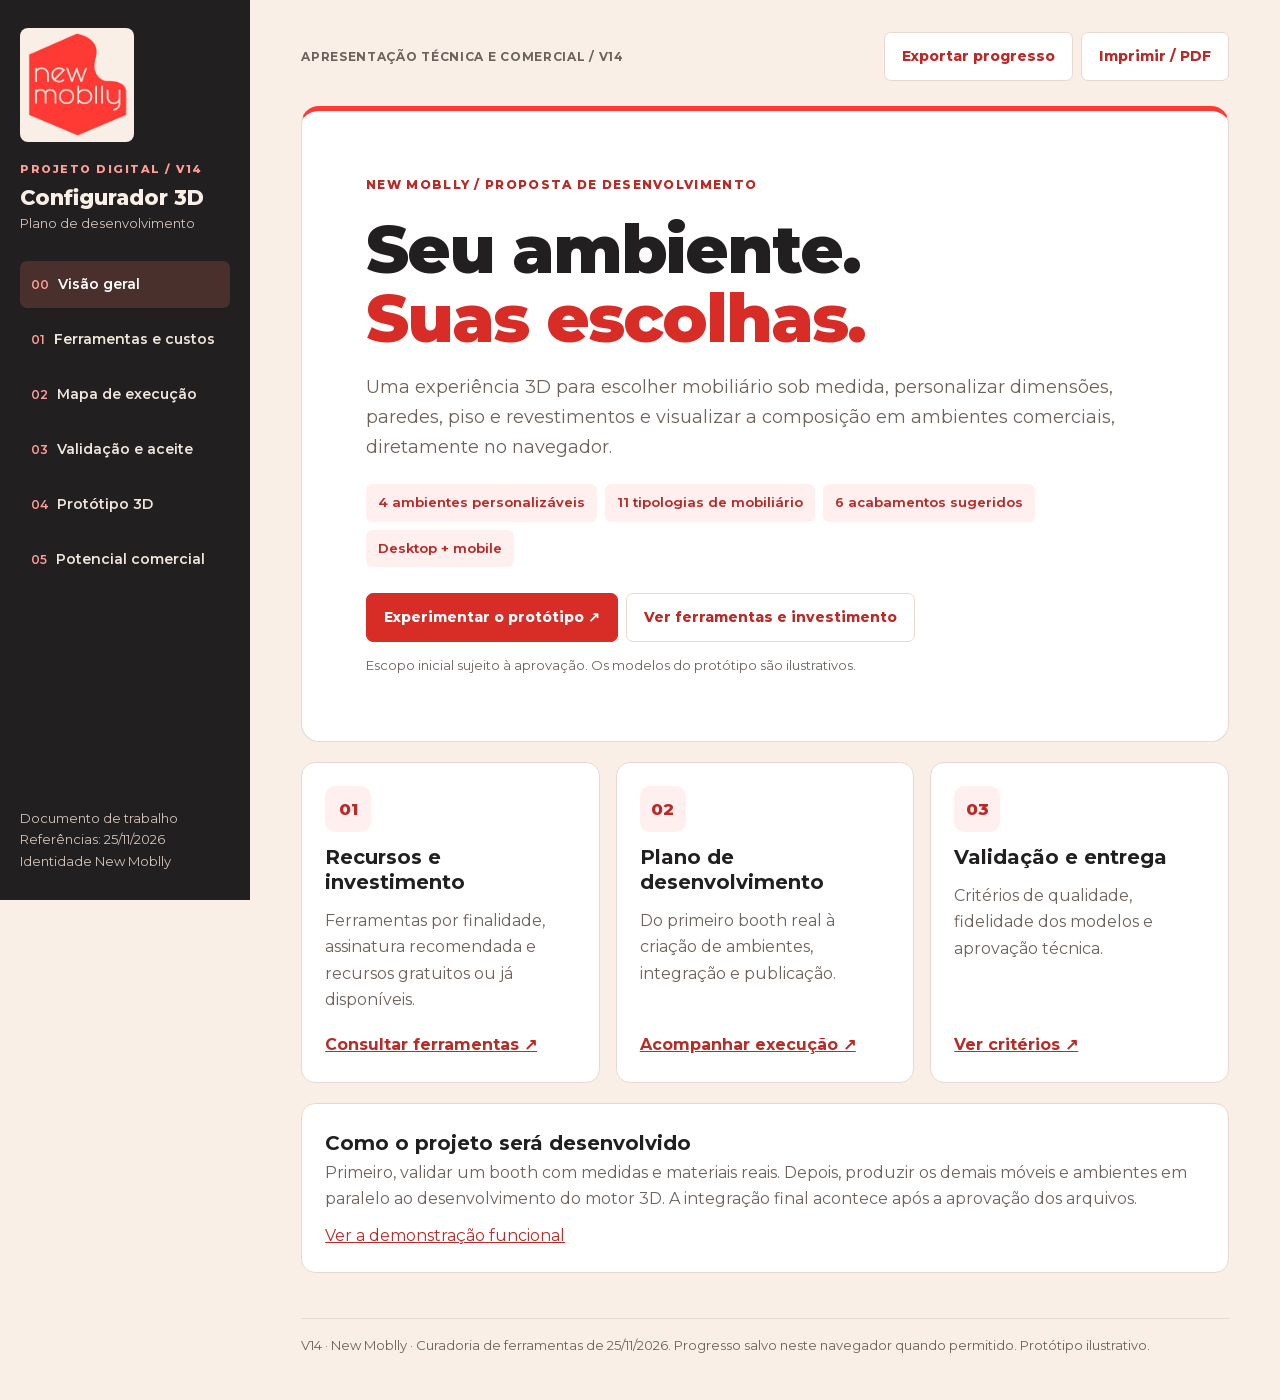
<file: index.html>
<!DOCTYPE html>

<html lang="pt-BR"><head><meta charset="utf-8"/><meta content="width=device-width,initial-scale=1" name="viewport"/><title>New Moblly | Proposta de configurador 3D</title><link href="assets/style.css" rel="stylesheet"/><style>
#potencial{--pc-red:#d92c28;--pc-dark:#291c1a;--pc-tint:#fff2ee;--pc-border:#e9ddd7}
#potencial .pc-hero{background:linear-gradient(120deg,#2c1d1a,#492723);color:white;padding:clamp(24px,4vw,46px);border-radius:16px;display:grid;grid-template-columns:1.3fr 1fr;gap:24px;align-items:center;margin-bottom:18px}
#potencial .pc-hero h2{font-size:clamp(32px,4vw,52px);color:white;line-height:1.05;margin:12px 0}#potencial .pc-hero p{color:#f2dbd4;max-width:580px;margin:0}#potencial .pc-hero .eyebrow{color:#ffb7a9}#potencial .pc-hero svg{width:100%;max-height:230px}
#potencial .pc-grid{display:grid;grid-template-columns:repeat(3,minmax(0,1fr));gap:14px;margin:14px 0 26px}#potencial .pc-grid .card{min-width:0}#potencial .pc-icon{display:grid;place-items:center;background:var(--pc-tint);color:var(--pc-red);width:40px;height:40px;border-radius:10px;font-weight:800;margin-bottom:12px}#potencial h3{margin:0 0 8px;font-size:20px;line-height:1.25}#potencial .card p{margin:0;color:var(--muted)}#potencial .pc-kicker{margin:32px 0 12px}#potencial .pc-kicker p{margin:0;color:var(--muted)}
#potencial .pc-compare{display:grid;grid-template-columns:1fr 1fr;gap:14px}#potencial .pc-compare article{border-radius:12px;padding:22px;border:1px solid var(--pc-border);background:white}#potencial .pc-compare article:last-child{border-top:3px solid var(--pc-red)}#potencial .pc-path{display:grid;gap:0;margin-top:16px}#potencial .pc-path div{display:flex;align-items:center;gap:10px;padding:10px 0;border-bottom:1px solid var(--pc-border);font-weight:600}#potencial .pc-path div:last-child{border:0}#potencial .pc-path span{display:grid;place-items:center;flex:none;width:28px;height:28px;background:#f2eeeb;border-radius:50%;font-size:12px}#potencial .pc-compare article:last-child .pc-path span{background:var(--pc-tint);color:var(--pc-red)}
#potencial .pc-sim{display:grid;grid-template-columns:minmax(0,.85fr) minmax(0,1.15fr);gap:16px}#potencial .pc-inputs{display:grid;gap:13px}#potencial .pc-inputs label{display:grid;gap:5px;font-weight:650;font-size:13px}#potencial .pc-inputs input{font-size:16px;min-height:42px}#potencial .pc-input-pair{display:grid;grid-template-columns:1fr 1fr;gap:10px}#potencial .pc-result{display:grid;grid-template-columns:1fr 1fr;gap:9px;margin-bottom:20px}#potencial .pc-metric{background:#f8f5f2;border-radius:9px;padding:14px;min-width:0}#potencial .pc-metric span{display:block;font-size:12px;color:var(--muted)}#potencial .pc-metric strong{display:block;font-size:clamp(19px,2.1vw,29px);letter-spacing:-.7px;overflow-wrap:anywhere;color:var(--pc-dark)}#potencial .pc-bar{margin:14px 0}#potencial .pc-bar-label{display:flex;justify-content:space-between;gap:10px;font-size:12px;font-weight:650;flex-wrap:wrap}#potencial .pc-track{height:15px;border-radius:5px;background:#f1eae6;overflow:hidden;margin-top:5px}#potencial .pc-track i{display:block;height:100%;width:0;background:#a99b93;transition:width .25s}#potencial .pc-bar:nth-of-type(2) .pc-track i{background:var(--pc-red)}#potencial .pc-note{font-size:12px!important;line-height:1.55;margin-top:15px!important}#potencial .pc-road{display:grid;grid-template-columns:repeat(3,minmax(0,1fr));gap:14px}#potencial .pc-road .card{border-top:3px solid var(--pc-border)}#potencial .pc-road .card:first-child{border-top-color:var(--pc-red)}#potencial .pc-tag{display:inline-block;font-size:11px;font-weight:750;letter-spacing:.5px;text-transform:uppercase;color:var(--pc-red);margin-bottom:12px}#potencial .pc-road p+p{margin-top:8px}#potencial .pc-end{margin-top:24px;display:flex;justify-content:space-between;align-items:center;gap:20px;flex-wrap:wrap}#potencial .pc-end p{max-width:630px}
@media(max-width:900px){#potencial .pc-hero,#potencial .pc-sim{grid-template-columns:1fr}#potencial .pc-hero svg{max-height:150px}#potencial .pc-grid,#potencial .pc-road{grid-template-columns:1fr 1fr}}@media(max-width:600px){#potencial .pc-grid,#potencial .pc-road,#potencial .pc-compare{grid-template-columns:1fr}#potencial .pc-hero{padding:24px}#potencial .pc-result{grid-template-columns:1fr 1fr}}@media print{#potencial .pc-hero{background:white;color:black;border:1px solid #aaa}#potencial .pc-hero h2,#potencial .pc-hero p,#potencial .pc-hero .eyebrow{color:black}#potencial .card,#potencial .pc-compare article{break-inside:avoid}#potencial .pc-track i{print-color-adjust:exact}}
</style><style>#potencial .pc-apps{display:grid;grid-template-columns:repeat(3,minmax(0,1fr));gap:14px}#potencial .pc-app{display:flex;flex-direction:column;gap:8px;min-width:0}#potencial .pc-app-head{display:flex;align-items:center;justify-content:space-between;gap:8px}#potencial .pc-app-head .pc-icon,#potencial .pc-app-head .pc-tag{margin:0}#potencial .pc-benefit{margin-top:auto;padding:13px 0 0;border-top:1px solid var(--pc-border);font-size:13px}#potencial .pc-benefit b{display:block;margin-bottom:4px;color:var(--pc-red)}#potencial .pc-journey{display:grid;grid-template-columns:repeat(4,minmax(0,1fr));gap:20px}#potencial .pc-journey>div{position:relative;min-width:0}#potencial .pc-journey>div:not(:last-child):after{content:'→';position:absolute;right:-17px;top:40%;font-size:18px;color:var(--pc-red)}#potencial .pc-journey h3{font-size:17px}@media(max-width:1000px){#potencial .pc-apps{grid-template-columns:repeat(2,minmax(0,1fr))}}@media(max-width:650px){#potencial .pc-apps,#potencial .pc-journey{grid-template-columns:1fr}#potencial .pc-journey>div:not(:last-child):after{content:'↓';right:4px;top:auto;bottom:-18px}}</style></head><body><div class="shell"><aside class="side"><div><div class="brand"><img alt="New Moblly — logo original" src="assets/logo.jpg"/></div><div class="eyebrow">Projeto digital / V14</div><div class="side-title">Configurador 3D</div><div class="small side-sub">Plano de desenvolvimento</div></div><nav><a href="#inicio"><span>00</span>Visão geral</a><a href="#ferramentas"><span>01</span>Ferramentas e custos</a><a href="#execucao"><span>02</span>Mapa de execução</a><a href="#validacao"><span>03</span>Validação e aceite</a><a href="#prototipo"><span>04</span>Protótipo 3D</a><a href="#potencial"><span>05</span>Potencial comercial</a></nav><div class="sidefoot">Documento de trabalho<br/>Referências: 25/11/2026<br/>Identidade New Moblly</div></aside><main class="main"><div class="top" id="top"><div class="small">APRESENTAÇÃO TÉCNICA E COMERCIAL / V14</div><div class="actions"><button class="btn light" id="export">Exportar progresso</button><button class="btn light" id="print">Imprimir / PDF</button></div></div><section class="view-panel overview" id="inicio"><div class="hero"><div class="hero-copy"><div class="eyebrow">NEW MOBLLY / PROPOSTA DE DESENVOLVIMENTO</div><h1>Seu ambiente.<br/><em>Suas escolhas.</em></h1><p>Uma experiência 3D para escolher mobiliário sob medida, personalizar dimensões, paredes, piso e revestimentos e visualizar a composição em ambientes comerciais, diretamente no navegador.</p><div class="chips"><span class="chip">4 ambientes personalizáveis</span><span class="chip">11 tipologias de mobiliário</span><span class="chip">6 acabamentos sugeridos</span><span class="chip">Desktop + mobile</span></div><div class="actions hero-actions"><a class="btn" href="#prototipo">Experimentar o protótipo ↗</a><a class="btn light" href="#ferramentas">Ver ferramentas e investimento</a></div><p class="small">Escopo inicial sujeito à aprovação. Os modelos do protótipo são ilustrativos.</p></div></div><div class="overview-grid"><article class="card overview-card"><span class="step-icon">01</span><h3>Recursos e investimento</h3><p>Ferramentas por finalidade, assinatura recomendada e recursos gratuitos ou já disponíveis.</p><a href="#ferramentas">Consultar ferramentas ↗</a></article><article class="card overview-card"><span class="step-icon">02</span><h3>Plano de desenvolvimento</h3><p>Do primeiro booth real à criação de ambientes, integração e publicação.</p><a href="#execucao">Acompanhar execução ↗</a></article><article class="card overview-card"><span class="step-icon">03</span><h3>Validação e entrega</h3><p>Critérios de qualidade, fidelidade dos modelos e aprovação técnica.</p><a href="#validacao">Ver critérios ↗</a></article></div><div class="card overview-note"><h3>Como o projeto será desenvolvido</h3><p>Primeiro, validar um booth com medidas e materiais reais. Depois, produzir os demais móveis e ambientes em paralelo ao desenvolvimento do motor 3D. A integração final acontece após a aprovação dos arquivos.</p><a href="#prototipo">Ver a demonstração funcional</a></div></section>
<section class="section view-panel" id="ferramentas"><div class="section-head"><div><div class="eyebrow">01 / Recursos essenciais</div><h2>Ferramentas e investimento</h2><p>Uma seleção enxuta para produzir modelos de alta qualidade e desenvolver o configurador, priorizando ferramentas online e recursos sem novas assinaturas.</p></div></div>
<div class="cost-summary"><article class="card primary-cost"><div class="eyebrow">Única nova assinatura recomendada</div><div class="stat">R$ 120 <span>/ mês</span></div><p>Estimativa para o Tripo Professional durante a produção dos modelos 3D. Preço oficial: US$ 20/mês.</p></article><article class="card"><div class="eyebrow">Depois da produção</div><div class="stat">R$ 0 <span>/ mês adicional</span></div><p>Os GLB exportados serão hospedados no site. Considera uma hospedagem comercial já disponível e compatível.</p></article></div>
<div aria-label="Tipo de ferramenta" class="tool-tabs" role="group"><button aria-pressed="true" class="tool-tab active" data-tool-tab="paid" type="button">Assinatura recomendada <span id="paidCount"></span></button><button aria-pressed="false" class="tool-tab" data-tool-tab="free" type="button">Ferramentas gratuitas <span id="freeCount"></span></button><button aria-pressed="false" class="tool-tab" data-tool-tab="existing" type="button">Recursos já disponíveis <span id="existingCount"></span></button></div>
<div class="tool-panel" id="paidTools"><p class="tool-intro">A contratação é recomendada pela agilidade de produção, recursos de segmentação e uso comercial de modelos privados. Começar com um booth piloto antes de ampliar o catálogo.</p></div>
<div class="tool-panel" hidden="" id="freeTools"><p class="tool-intro">Ferramentas suficientes para as demais etapas, sem contratar licenças adicionais. Os planos gratuitos têm limites de uso.</p></div>
<div class="tool-panel" hidden="" id="existingTools"><p class="tool-intro">Aproveitar as assinaturas e a infraestrutura disponíveis, desde que os limites e a licença comercial sejam adequados ao projeto.</p></div>
<div class="card video-note"><h3>Sem necessidade de outras assinaturas</h3><p>Ambientes personalizados, iluminação e animação de entrada serão desenvolvidos no próprio motor 3D. Não é necessário contratar geradores de vídeo, outro gerador 3D ou um editor 3D pago para iniciar. Se o piloto indicar necessidade de ajustes avançados, a escolha da ferramenta será reavaliada antes de ampliar a produção.</p></div>
<p class="footnotes">Valor em reais aproximado, para referência; o preço final da assinatura deve ser confirmado no fornecedor. Consulta: 25/11/2026. Nenhuma assinatura é contratada automaticamente.</p></section>
<section class="section view-panel" id="execucao"><div class="section-head"><div><div class="eyebrow">02 / Plano de entrega</div><h2>Mapa de execução</h2><p>Produzir um booth piloto antes de investir em escala; engenharia e assets avançam em paralelo.</p></div></div><div class="flow"><div class="card"><div class="eyebrow">Marco 01</div><b>Conceito</b><div class="small muted">Briefing + protótipo aprovado</div></div><div class="card"><div class="eyebrow">Marco 02</div><b>Prova 3D</b><div class="small muted">1 GLB real + motor de teste</div></div><div class="card"><div class="eyebrow">Marco 03</div><b>Produção paralela</b><div class="small muted">Catálogo e ambientes + engenharia</div></div><div class="card"><div class="eyebrow">Marco 04</div><b>Homologação</b><div class="small muted">Integração, QA e publicação</div></div></div><div class="card" style="margin-top:12px"><div class="progressline"><div><div class="label">Progresso de execução</div><div class="stat" id="execPct">0%</div></div><div class="muted" id="execCount"></div></div><div class="progress"><div id="execBar"></div></div></div><div id="phases"></div><div class="card"><div class="eyebrow">Contrato técnico dos assets</div><h3>Um padrão para todos os modelos</h3><p>GLB em metros, Y vertical, pivô no centro da base, materiais PBR nomeados e independentes; catálogo JSON com ID, dimensões, caminho do GLB, miniatura, acabamentos e footprint de colisão. Ambientes têm geometria fixa, limites e obstáculos em JSON. Texturas 1K/2K e compressão Meshopt/Draco ou KTX2 após validação.</p><p class="small muted">Metas iniciais: até 2 MB por móvel e 5 MB por ambiente; ajustar após teste real. Não usar geração de imagem como substituto de geometria ou medidas.</p><div class="chips"><a href="https://github.khronos.org/glTF-Validator/" rel="noopener" target="_blank">glTF Validator ↗</a><a href="https://github.com/pmndrs/drei" rel="noopener" target="_blank">Drei ↗</a><a href="https://github.com/pmndrs/react-three-fiber" rel="noopener" target="_blank">React Three Fiber ↗</a></div></div></section>
<section class="section view-panel" id="validacao"><div class="section-head"><div><div class="eyebrow">03 / Controle de qualidade</div><h2>Validação e aceite</h2><p>Marcar somente quando o teste foi executado e aprovado. Guardar evidências no repositório.</p></div></div><div class="card"><div class="progressline"><div><div class="label">Progresso de homologação</div><div class="stat" id="qaPct">0%</div></div><div class="muted" id="qaCount"></div></div><div class="progress"><div id="qaBar"></div></div></div><div id="qa"></div><div class="risk"><div class="card"><b>Risco: IA não reproduz produto real</b><span class="muted">Usar CAD ou modelagem profissional; aprovar piloto antes de produzir catálogo.</span></div><div class="card"><b>Risco: página 3D pesada</b><span class="muted">Carregamento sob demanda, LOD e sombras adaptativas; testar GPU mobile.</span></div><div class="card"><b>Risco: material não editável</b><span class="muted">Separar malha/material de estofado, base e detalhes; evitar textura única baked.</span></div><div class="card"><b>Risco: custo e dependência</b><span class="muted">Exportar GLB próprios e registrar direitos; acompanhar franquias e limites de gasto.</span></div></div></section>
<section class="section view-panel" id="prototipo"><div class="section-head"><div><div class="eyebrow">04 / Demonstração</div><h2>Experimente o configurador</h2><p>Escolha uma planta, personalize as dimensões, paredes e piso, depois selecione o mobiliário e o revestimento. Arraste, gire e explore a cena em 3D. Solicite um orçamento pelo WhatsApp com o resumo da configuração.</p></div></div><div class="demo-wrap"><div class="demo-toolbar"><div><b>Protótipo funcional V14</b><div class="small muted">Identidade New Moblly · modelos 3D ilustrativos</div></div><div class="actions"><button class="btn light" id="full">Tela cheia</button><button class="btn" id="openDemo">Abrir separado ↗</button></div></div><iframe allow="clipboard-write; fullscreen" allowfullscreen="" id="demo" loading="lazy" src="configurador.html?v=14" title="Configurador New Moblly 3D interativo V14"></iframe></div><div class="note">Demonstração conceitual V14 incorporada à apresentação V14. Quatro plantas personalizáveis, dimensões e área editáveis, cores das paredes e piso, quatro modelos principais, sete itens complementares e seis acabamentos ilustrativos. O botão de orçamento abre o WhatsApp oficial da New Moblly com a configuração preenchida. A versão final exige modelos GLB reais, validação de medidas, colisões e testes WebGL em dispositivos reais.</div></section><section class="section view-panel" id="potencial" hidden>
<div class="section-head"><div><div class="eyebrow">05 / Estratégia e oportunidades</div><h2>Potencial comercial</h2><p>Da experiência digital à ferramenta de vendas da New Moblly.</p></div></div>
<div class="pc-hero"><div><div class="eyebrow">Visão de produto</div><h2>Vender ambientes.<br>Não apenas móveis.</h2><p>Transformar o configurador em uma experiência consultiva: o cliente visualiza seu espaço, entende as possibilidades e decide com mais segurança.</p></div><svg viewBox="0 0 340 230" role="img" aria-label="Ilustração de um ambiente comercial com booths e mesas em perspectiva"><path d="M20 120L174 40 320 112 165 202Z" fill="#fff0e7" opacity=".93"/><path d="M20 120V50L174 0V40Z" fill="#e7b5a3"/><path d="M174 0L320 70V112L174 40Z" fill="#f1c7b6"/><g stroke="#c19a8b" opacity=".6"><path d="M50 136L205 56M85 153L240 72M120 171L275 90M155 189L310 108M50 104L197 179M87 85L232 159M122 67L267 140" fill="none"/></g><g stroke="#7a2b26" stroke-linejoin="round" stroke-width="2"><path d="M64 86L130 52 145 59 79 94V117L64 109Z" fill="#b53d33"/><path d="M79 104L145 70 171 84 105 118 79 117Z" fill="#f07864"/><path d="M79 117L105 118 171 84V100L105 135 79 130Z" fill="#9f322c"/><path d="M170 137L236 103 251 110 185 145V168L170 160Z" fill="#b53d33"/><path d="M185 155L251 121 277 135 211 169 185 168Z" fill="#f07864"/><path d="M185 168L211 169 277 135V151L211 186 185 181Z" fill="#9f322c"/></g><g fill="#70483a" stroke="#503027"><path d="M146 112V139M193 88V115M240 166V191M287 142V168" stroke-width="4"/><path d="M130 105L176 81 207 97 161 121Z"/><path d="M224 159L270 135 301 151 255 175Z"/></g></svg></div>
<div class="pc-grid"><article class="card"><span class="pc-icon">01</span><h3>Mais confiança</h3><p>O cliente visualiza a composição no próprio espaço antes de fechar o pedido.</p></article><article class="card"><span class="pc-icon">02</span><h3>Venda consultiva</h3><p>O vendedor apresenta alternativas de layout, quantidade e revestimento em uma conversa.</p></article><article class="card"><span class="pc-icon">03</span><h3>Oportunidade de ampliar o pedido</h3><p>Mesas, cadeiras e complementos aparecem no contexto do ambiente, facilitando novas sugestões.</p></article></div>
<div class="pc-kicker"><h3>Uma nova jornada de compra</h3><p>Comparativo conceitual de atendimento, não uma medição do processo atual.</p></div>
<div class="pc-compare"><article><div class="eyebrow">Modelo tradicional</div><h3>Catálogo + orçamento</h3><div class="pc-path"><div><span>1</span>Cliente envia medidas e referências</div><div><span>2</span>Vendedor apresenta fotos e opções</div><div><span>3</span>Cliente imagina a composição</div><div><span>4</span>Negociação e orçamento</div></div></article><article><div class="eyebrow">Experiência proposta</div><h3>Projeto visual + orçamento</h3><div class="pc-path"><div><span>1</span>Cliente ou vendedor configura o ambiente</div><div><span>2</span>Escolhe móveis, posições e acabamentos</div><div><span>3</span>Compartilha o projeto 3D por link</div><div><span>4</span>Negocia com base na composição visual</div></div></article></div>
<div class="pc-kicker"><h3>Onde aplicar o sistema</h3><p>Possibilidades para os canais de marketing, atendimento e operação comercial da New Moblly.</p></div><div class="pc-apps"><article class="card pc-app"><div class="pc-app-head"><span class="pc-icon"><svg width="23" height="23" viewBox="0 0 24 24" fill="none" stroke="currentColor" stroke-width="1.6" stroke-linecap="round" stroke-linejoin="round" aria-hidden="true"><path d="M4 6h16v12H4z M4 10h16 M8 14h4"/></svg></span><span class="pc-tag">Aplicação na LP</span></div><div class="eyebrow">Landing pages</div><h3>Captação digital</h3><p>O visitante explora booths, sofás e combinações de revestimento antes de solicitar orçamento.</p><div class="pc-benefit"><b>Valor para a New Moblly</b><p>Lead com contexto sobre o ambiente e os produtos desejados.</p></div></article><article class="card pc-app"><div class="pc-app-head"><span class="pc-icon"><svg width="23" height="23" viewBox="0 0 24 24" fill="none" stroke="currentColor" stroke-width="1.6" stroke-linecap="round" stroke-linejoin="round" aria-hidden="true"><path d="M3 20h18 M5 20v-8h14v8 M8 12V5h8v7"/></svg></span><span class="pc-tag">Possibilidade de uso</span></div><div class="eyebrow">Equipe de vendas</div><h3>Atendimento comercial</h3><p>O vendedor monta o salão com as medidas informadas pelo cliente e apresenta alternativas de composição durante o atendimento.</p><div class="pc-benefit"><b>Valor para a New Moblly</b><p>Uma conversa orientada pelo projeto, não apenas pelo catálogo.</p></div></article><article class="card pc-app"><div class="pc-app-head"><span class="pc-icon"><svg width="23" height="23" viewBox="0 0 24 24" fill="none" stroke="currentColor" stroke-width="1.6" stroke-linecap="round" stroke-linejoin="round" aria-hidden="true"><path d="M10 13l4-4 M8 16l-2 2a4 4 0 0 1-6-6l5-5a4 4 0 0 1 6 0 M16 8l2-2a4 4 0 0 1 6 6l-5 5a4 4 0 0 1-6 0"/></svg></span><span class="pc-tag">Em desenvolvimento</span></div><div class="eyebrow">WhatsApp e links 3D</div><h3>Apresentação remota</h3><p>Compartilhar uma visualização do projeto para o cliente explorar em seu navegador, sem alterar o original.</p><div class="pc-benefit"><b>Valor para a New Moblly</b><p>Facilitar a decisão com sócios e responsáveis pelo estabelecimento.</p></div></article><article class="card pc-app"><div class="pc-app-head"><span class="pc-icon"><svg width="23" height="23" viewBox="0 0 24 24" fill="none" stroke="currentColor" stroke-width="1.6" stroke-linecap="round" stroke-linejoin="round" aria-hidden="true"><path d="M3 3h18v18H3z M3 11h8V3 M11 11h10 M11 11v10"/></svg></span><span class="pc-tag">Possibilidade de uso</span></div><div class="eyebrow">Restaurantes e cafeterias</div><h3>Planejamento de ambientes</h3><p>Comparar a disposição de booths, mesas e cadeiras, considerando as dimensões e a circulação; validar as medidas antes da compra.</p><div class="pc-benefit"><b>Valor para a New Moblly</b><p>Apoiar a escolha de quantidades e composições adequadas.</p></div></article><article class="card pc-app"><div class="pc-app-head"><span class="pc-icon"><svg width="23" height="23" viewBox="0 0 24 24" fill="none" stroke="currentColor" stroke-width="1.6" stroke-linecap="round" stroke-linejoin="round" aria-hidden="true"><path d="M12 3l9 5v8l-9 5-9-5V8z M3 8l9 5 9-5 M12 13v8"/></svg></span><span class="pc-tag">Possibilidade de uso</span></div><div class="eyebrow">Produtos e acabamentos</div><h3>Catálogo interativo</h3><p>Apresentar modelos reais, diferentes tecidos, cores e bases, com fichas técnicas e materiais editáveis.</p><div class="pc-benefit"><b>Valor para a New Moblly</b><p>Valorizar os detalhes dos produtos e facilitar a comparação.</p></div></article><article class="card pc-app"><div class="pc-app-head"><span class="pc-icon"><svg width="23" height="23" viewBox="0 0 24 24" fill="none" stroke="currentColor" stroke-width="1.6" stroke-linecap="round" stroke-linejoin="round" aria-hidden="true"><path d="M6 3h9l4 4v14H6z M14 3v5h5 M9 12h7 M9 16h7"/></svg></span><span class="pc-tag">Possibilidade de uso</span></div><div class="eyebrow">Integração comercial futura</div><h3>Orçamentos e relacionamento</h3><p>Gerar uma lista de itens por composição, associar projetos a clientes e integrar o fluxo de orçamento ao CRM.</p><div class="pc-benefit"><b>Valor para a New Moblly</b><p>Organizar o acompanhamento de negociações e reduzir retrabalho.</p></div></article></div>
<div class="pc-kicker"><h3>Do interesse ao pedido</h3><p>Como o configurador pode conectar os canais comerciais em uma única experiência.</p></div><div class="card pc-journey"><div><span class="pc-tag">Descoberta</span><h3>Landing page</h3><p>Explorar o catálogo.</p></div><div><span class="pc-tag">Personalização</span><h3>Projeto 3D</h3><p>Montar o ambiente.</p></div><div><span class="pc-tag">Apresentação</span><h3>Link exclusivo</h3><p>Compartilhar e revisar.</p></div><div><span class="pc-tag">Negociação</span><h3>Orçamento</h3><p>Conduzir o pedido.</p></div></div>
<div class="pc-kicker"><h3>Possibilidades de evolução</h3><p>Uma plataforma modular, com cada etapa condicionada à validação comercial e técnica.</p></div>
<div class="pc-road"><article class="card"><span class="pc-tag">Hoje · protótipo</span><h3>Experiência 3D</h3><p>Ambientes, móveis ilustrativos, personalização, movimentação, rotação e desfazer.</p><p><b>Objetivo:</b> demonstrar e validar a interação.</p></article><article class="card"><span class="pc-tag">Próxima etapa · proposta</span><h3>Ferramenta de vendas</h3><p>Projetos salvos, links exclusivos para clientes, catálogo fiel e área comercial com acesso protegido.</p><p><b>Objetivo:</b> levar o protótipo ao atendimento.</p></article><article class="card"><span class="pc-tag">Expansão · possibilidade</span><h3>Plataforma comercial</h3><p>Orçamento por composição, integração CRM, catálogo de materiais e indicadores de conversão.</p><p><b>Objetivo:</b> conectar projeto, negociação e pedido.</p></article></div>
<div class="card pc-end"><div><h3>Como acompanhar o impacto comercial?</h3><p>Após a implantação, acompanhar dados reais de solicitações de orçamento, taxa de fechamento, ticket médio, tempo de atendimento e uso dos projetos compartilhados. O retorno financeiro poderá ser avaliado com base nesses indicadores, sem projeções antecipadas.</p></div><a class="btn" href="#prototipo">Experimentar o protótipo ↗</a></div>
</section><footer class="footer">V14 · New Moblly · Curadoria de ferramentas de 25/11/2026. Progresso salvo neste navegador quando permitido. Protótipo ilustrativo.</footer></main></div><script src="assets/app.js"></script></body></html>
</file>
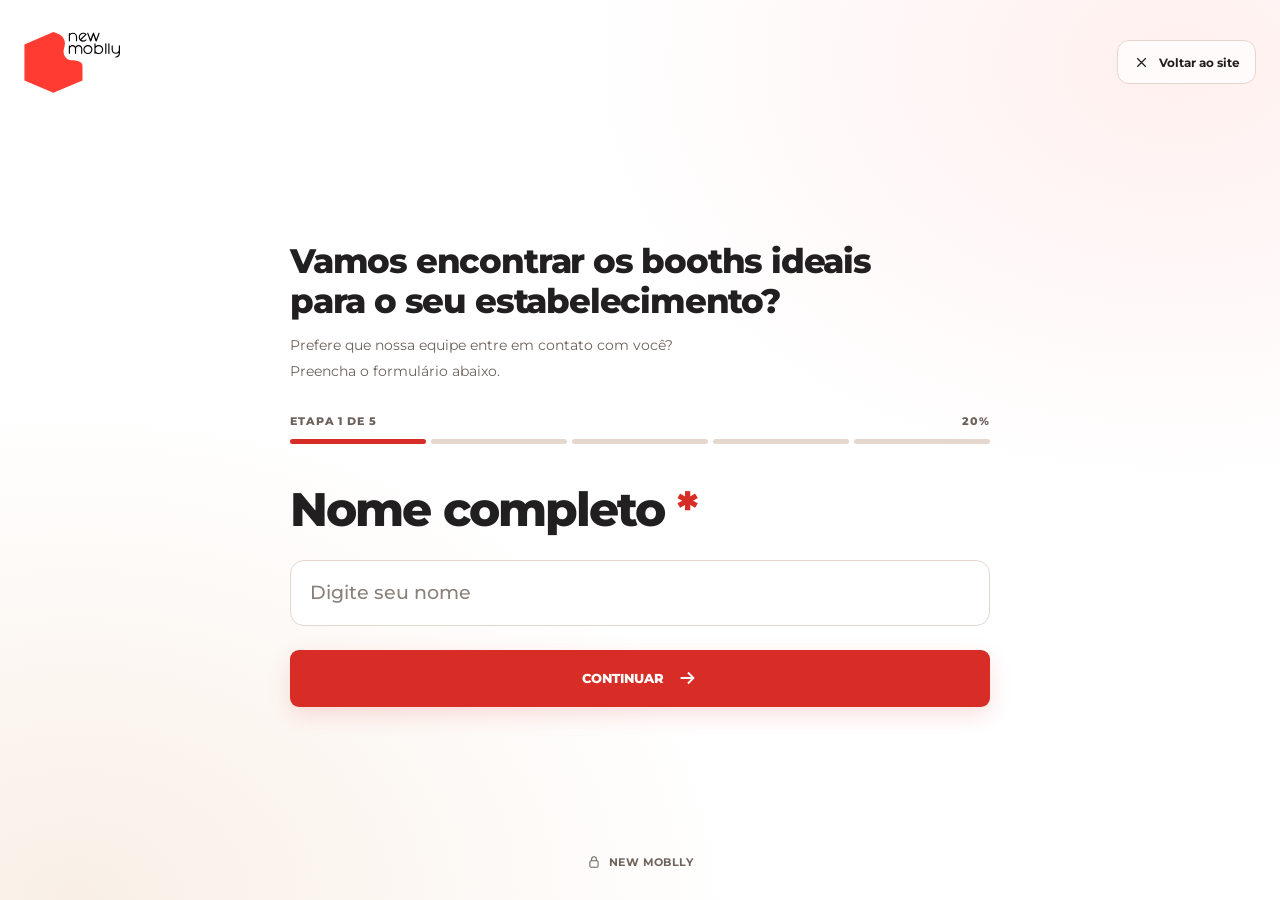
<file: lp-imersiva/formulario/index.html>
<!doctype html>
<html lang="pt-BR">
<head>
<meta charset="utf-8">
<meta name="viewport" content="width=device-width, initial-scale=1">
<title>Solicitar orçamento | New Moblly</title>
<meta name="description" content="Solicite um orçamento de booths para o seu estabelecimento.">
<meta name="robots" content="noindex, nofollow">
<link rel="preconnect" href="https://fonts.googleapis.com">
<link rel="preconnect" href="https://fonts.gstatic.com" crossorigin>
<link href="https://fonts.googleapis.com/css2?family=Montserrat:wght@400;500;700;800;900&display=swap" rel="stylesheet">
<style>:root {
  --nm-red: #D82C26;
  --nm-red-hover: #B92B27;
  --nm-red-bright: #FF3A34;
  --nm-red-soft: #FFF0EF;
  --nm-cream: #F9EFE6;
  --nm-surface: #FFFAF6;
  --nm-white: #FFFFFF;
  --nm-ink: #211F1F;
  --nm-muted: #6D625C;
  --nm-line: #E5D7CD;
  --nm-warm: #E7D4C6;
  --nm-font: 'Montserrat', Arial, sans-serif;
  --nm-radius-sm: 6px;
  --nm-radius: 9px;
  --nm-radius-lg: 14px;
  --nm-shadow: 0 8px 24px #211f1f12;
  --nm-gradient: radial-gradient(ellipse at 55% 38%, #fff9f3 0%, #f9efe6 57%, #e7d4c6 100%);
  --nm-container: 1240px;
  --nm-section-space: clamp(48px, 7vw, 96px);
}
*,*::before,*::after{box-sizing:border-box}body{margin:0;background:#fff;color:var(--nm-ink);font-family:var(--nm-font);-webkit-font-smoothing:antialiased}svg{display:block}.brand{height:auto;aspect-ratio:2434/1556;display:block}a:focus-visible{outline:3px solid var(--nm-red);outline-offset:5px}.cta{display:inline-flex;align-items:center;justify-content:center;gap:12px;min-height:56px;padding:15px 26px;border-radius:var(--nm-radius);background:var(--nm-red);color:white;font-weight:800;font-size:13px;text-decoration:none;box-shadow:0 8px 22px #d82c2626;transition:background .25s,transform .25s,box-shadow .25s}.cta:hover{background:var(--nm-red-hover);transform:translateY(-2px);box-shadow:0 12px 28px #d82c263a}.cta svg{width:22px;height:22px;flex-shrink:0}
/* V15 — formulário imersivo em tela inteira */
.hero{transform-origin:50% 45%;transition:opacity .45s ease,filter .45s ease,transform .55s cubic-bezier(.22,1,.36,1)}
.hero.form-leaving{opacity:0;filter:blur(18px);transform:scale(.97);pointer-events:none}
.hero[hidden],.immersive-form[hidden],.immersive-form [hidden]{display:none!important}
.immersive-form{position:relative;isolation:isolate;min-height:100svh;background:#fff;display:grid;grid-template-rows:auto 1fr auto;padding:clamp(22px,4vw,48px) 24px;overflow:hidden;color:var(--nm-ink)}
.immersive-form::before{content:"";position:absolute;inset:0;z-index:-1;pointer-events:none;background:radial-gradient(ellipse at 92% 7%,#fff0ef 0,transparent 36%),radial-gradient(ellipse at 6% 100%,#f9efe6 0,transparent 39%)}
.immersive-form.is-entering{animation:quote-arrival .82s cubic-bezier(.19,1,.3,1) both}
.immersive-form.is-leaving{animation:quote-depart .37s ease both;pointer-events:none}
@keyframes quote-arrival{from{opacity:0;filter:blur(18px);transform:scale(1.045)}to{opacity:1;filter:blur(0);transform:none}}
@keyframes quote-depart{to{opacity:0;filter:blur(16px);transform:scale(.98)}}
.quote-top{width:100%;max-width:var(--nm-container);margin:auto;display:flex;align-items:center;justify-content:space-between;gap:20px}
.quote-logo .brand{width:96px;margin:0;animation:none}
.quote-close,.quote-prev{display:inline-flex;align-items:center;justify-content:center;gap:9px;border:1px solid #e5d7cd;background:#ffffffb8;color:var(--nm-ink);border-radius:12px;font:700 12px var(--nm-font);min-height:44px;padding:10px 15px;cursor:pointer;transition:background .2s,border-color .2s}
.quote-close:hover,.quote-prev:hover{border-color:var(--nm-red);color:var(--nm-red)}
.quote-close svg,.quote-prev svg{width:17px;height:17px}
.quote-body{width:min(100%,700px);margin:auto;align-self:center;padding:clamp(32px,7vh,84px) 0}
.quote-heading{font-size:clamp(21px,3.1vw,34px);line-height:1.2;font-weight:800;letter-spacing:-.035em;margin:0 0 12px;text-wrap:balance}
.quote-intro{font-size:14px;color:var(--nm-muted);line-height:1.6;margin:0 0 32px}
.quote-intro p{margin:0 0 3px}
.quote-progress-top{display:flex;justify-content:space-between;align-items:center;font-weight:800;font-size:11px;letter-spacing:.08em;color:var(--nm-muted);text-transform:uppercase;margin-bottom:11px}
.quote-progress{height:5px;display:flex;gap:5px;margin-bottom:clamp(22px,4.5vh,40px)}
.quote-progress span{flex:1;border-radius:10px;background:#e5d7cd;transition:background .3s}
.quote-progress span.done{background:var(--nm-red)}
.quote-step{min-height:185px}
.quote-step.step-enter{animation:quote-step-in .58s cubic-bezier(.22,1,.36,1) both}
.quote-step.step-out{animation:quote-step-out .2s ease both}
@keyframes quote-step-in{from{opacity:0;filter:blur(9px);transform:translateY(17px) scale(1.025)}to{opacity:1;filter:blur(0);transform:none}}
@keyframes quote-step-out{to{opacity:0;filter:blur(7px);transform:translateY(-8px)}}
.quote-field-label{display:block;font-size:clamp(27px,4.3vw,47px);line-height:1.12;letter-spacing:-.04em;font-weight:800;margin:0 0 23px;text-wrap:balance}
.quote-input{display:block;width:100%;min-height:66px;border:1px solid var(--nm-line);border-radius:14px;background:#fff;color:var(--nm-ink);font:500 clamp(16px,2vw,19px) var(--nm-font);padding:16px 19px;outline:none;transition:border-color .22s,box-shadow .22s}
.quote-input:focus{border-color:var(--nm-red);box-shadow:0 0 0 4px #d82c2610}
.quote-input::placeholder{color:#8b817b}
.quote-options{border:0;padding:0;margin:0;display:grid;gap:10px}
.quote-option{display:flex;align-items:center;gap:14px;min-height:54px;border:1px solid var(--nm-line);border-radius:12px;padding:13px 17px;background:#fff;cursor:pointer;font-size:15px;font-weight:600;transition:border-color .2s,background .2s}
.quote-option:has(input:checked){border-color:var(--nm-red);background:#fff0ef}
.quote-option input{accent-color:var(--nm-red);width:18px;height:18px;flex:none}
.quote-actions{display:flex;align-items:center;gap:12px;margin-top:18px}
.quote-next{border:0;cursor:pointer;flex:1;min-height:57px;font-family:var(--nm-font)}
.quote-next:disabled{opacity:.55;cursor:wait;transform:none}
.quote-prev{min-height:57px;min-width:112px}
.quote-error{font-size:13px;line-height:1.5;color:#a52b26;min-height:22px;margin:9px 0 0}
.quote-help{font-size:11px;color:var(--nm-muted);margin:14px 0 0;line-height:1.5}
.quote-footer{display:flex;justify-content:center;gap:8px;align-items:center;font-size:11px;font-weight:700;letter-spacing:.04em;color:var(--nm-muted)}
.quote-footer svg{width:14px;height:14px}
.quote-finish h2{font-size:clamp(30px,5vw,52px);line-height:1.1;letter-spacing:-.045em;margin:0 0 20px}
.quote-finish p{font-size:16px;line-height:1.65;color:var(--nm-muted);margin:0 0 25px}
.quote-finish .cta{width:100%;max-width:100%}
.quote-finish .quote-prev{margin-top:14px}
.immersive-form button:focus-visible,.immersive-form a:focus-visible{outline:2px solid var(--nm-red);outline-offset:4px}
@media(max-width:768px){.immersive-form{padding:20px 20px 26px}.quote-logo .brand{width:76px}.quote-close{font-size:11px;padding:8px 12px}.quote-body{padding:34px 0}.quote-heading{font-size:24px}.quote-intro{margin-bottom:24px}.quote-field-label{font-size:clamp(25px,7.8vw,36px);margin-bottom:18px}.quote-step{min-height:160px}.quote-input{min-height:60px;font-size:16px}.quote-next,.quote-prev{min-height:54px}.quote-prev{min-width:84px}.quote-options{gap:8px}.quote-option{font-size:14px}.quote-help{font-size:11px}}
@media(prefers-reduced-motion:reduce){.hero,.immersive-form,.quote-step{animation:none!important;transition:none!important}}
.quote-close{text-decoration:none}.quote-step.step-enter,.quote-finish.step-enter{animation:quote-step-in .58s cubic-bezier(.22,1,.36,1) both}
@media(max-width:768px){.cta{font-size:11px;padding:14px 13px;gap:8px}.quote-next{min-width:0}}
@media(prefers-reduced-motion:reduce){.quote-finish.step-enter{animation:none!important}}

/* V19 — viewport estável: animação contida, sem rolagem horizontal */
html,body{width:100%;max-width:100%;height:100%;margin:0;overflow:hidden}
body>main{width:100%;max-width:100%;height:100vh;height:100dvh;overflow:hidden;position:relative}
@supports(overflow:clip){body>main{overflow:clip}}
.immersive-form{width:100%;max-width:100%;height:100%;min-height:0;grid-template-rows:auto minmax(min-content,1fr) auto;overflow-x:hidden;overflow-y:auto;overscroll-behavior-y:contain;padding-block:clamp(18px,3.5vh,40px);padding-block:clamp(18px,3.5dvh,40px)}
.quote-top,.quote-body,.quote-footer,.quote-flow,.quote-step,.quote-actions{min-width:0;max-width:100%}
.quote-body{width:min(100%,700px);padding-block:clamp(18px,4vh,42px);padding-block:clamp(18px,4dvh,42px)}
.quote-input,.quote-option,.quote-next{min-width:0;max-width:100%}
.quote-step{min-height:0}
.quote-error:empty,.quote-help:empty{display:none}
.quote-actions{margin-top:24px}
.quote-field-label,.quote-heading,.quote-option,.quote-finish{overflow-wrap:anywhere}
@keyframes quote-arrival{from{opacity:0;filter:blur(18px)}to{opacity:1;filter:blur(0)}}
.immersive-form.is-entering .quote-body{animation:quote-content-arrival .82s cubic-bezier(.19,1,.3,1) both}
@keyframes quote-content-arrival{from{transform:scale(1.045)}to{transform:none}}
@keyframes quote-depart{to{opacity:0;filter:blur(16px)}}
@media(max-height:760px){.quote-intro{margin-bottom:20px}.quote-progress{margin-bottom:22px}.quote-body{padding-block:22px}.quote-field-label{margin-bottom:16px}}
@media(max-width:768px){.immersive-form{padding:clamp(14px,3dvh,24px) 20px}.quote-body{padding-block:24px}.quote-actions{margin-top:20px}.quote-step{min-height:0}}
@media(prefers-reduced-motion:reduce){.immersive-form.is-entering .quote-body{animation:none!important}}
</style>
</head><body><main>
<section class="immersive-form is-entering" id="formulario" aria-labelledby="quote-heading">
 <div class="quote-top"><div class="quote-logo"><img class="brand" src="/lp-imersiva/assets/logo-vetorial.svg" width="2434" height="1556" alt="New Moblly" decoding="async"></div><a class="quote-close" id="quote-close" href="/lp-imersiva/"><svg viewBox="0 0 24 24" fill="none" stroke="currentColor" stroke-width="1.8" aria-hidden="true"><path d="m6 6 12 12M18 6 6 18"/></svg>Voltar ao site</a></div>
 <div class="quote-body">
  <div id="quote-flow">
   <h1 class="quote-heading" id="quote-heading" tabindex="-1">Vamos encontrar os booths ideais para o seu estabelecimento?</h1>
   <div class="quote-intro"><p>Prefere que nossa equipe entre em contato com você?</p><p>Preencha o formulário abaixo.</p></div>
   <div class="quote-progress-top"><span id="quote-count">Etapa 1 de 5</span><span id="quote-percent">20%</span></div>
   <div id="quote-progress" class="quote-progress" role="progressbar" aria-label="Progresso do formulário" aria-valuemin="0" aria-valuemax="100" aria-valuenow="20"></div>
   <form id="quote-fields" novalidate data-endpoint="">
    <div class="quote-step" id="quote-step"></div>
    <p class="quote-error" id="quote-error" role="alert"></p>
    <div class="quote-actions"><button class="quote-prev" id="quote-prev" type="button" hidden><svg viewBox="0 0 24 24" fill="none" stroke="currentColor" stroke-width="1.8" aria-hidden="true"><path d="M19 12H5m6-6-6 6 6 6"/></svg>Voltar</button><button class="cta quote-next" id="quote-next" type="submit">CONTINUAR <svg viewBox="0 0 24 24" fill="none" stroke="currentColor" stroke-width="2" aria-hidden="true"><path d="M5 12h14m-6-6 6 6-6 6"/></svg></button></div>
    <p class="quote-help" id="quote-help"></p>
   </form>
  </div>
  <div class="quote-finish" id="quote-finish" hidden tabindex="-1"></div>
 </div>
 <div class="quote-footer"><svg viewBox="0 0 24 24" fill="none" stroke="currentColor" stroke-width="1.8" aria-hidden="true"><rect x="5" y="10" width="14" height="11" rx="2"/><path d="M8 10V7a4 4 0 0 1 8 0v3"/></svg>NEW MOBLLY</div>
</section>
</main>
<script>
(() => {
 const view=document.querySelector('#formulario');
 const form=document.querySelector('#quote-fields'),step=document.querySelector('#quote-step'),prev=document.querySelector('#quote-prev'),next=document.querySelector('#quote-next'),err=document.querySelector('#quote-error'),help=document.querySelector('#quote-help'),flow=document.querySelector('#quote-flow'),finish=document.querySelector('#quote-finish');
 if(!view||!form)return;
 const reduce=matchMedia('(prefers-reduced-motion: reduce)'),sleep=ms=>new Promise(r=>setTimeout(r,reduce.matches?0:ms));
 const mode=new URLSearchParams(location.search).get('form')?.toLowerCase()==='b'?'B':'A';
 const states=['Acre','Alagoas','Amapá','Amazonas','Bahia','Ceará','Distrito Federal','Espírito Santo','Goiás','Maranhão','Mato Grosso','Mato Grosso do Sul','Minas Gerais','Pará','Paraíba','Paraná','Pernambuco','Piauí','Rio de Janeiro','Rio Grande do Norte','Rio Grande do Sul','Rondônia','Roraima','Santa Catarina','São Paulo','Sergipe','Tocantins'];
 const fields=[
  {id:'nome',label:'Nome completo',placeholder:'Digite seu nome',autocomplete:'name'},
  {id:'whatsapp',label:'WhatsApp',placeholder:'(00) 00000-0000',autocomplete:'tel',type:'tel'},
  {id:'estabelecimento',label:'Nome do estabelecimento',placeholder:'Nome do seu negócio',autocomplete:'organization'},
  {id:'cidade',label:'Cidade',placeholder:'Informe sua cidade',autocomplete:'address-level2'},
  {id:'estado',label:'Estado',placeholder:'Selecione seu estado',options:states,autocomplete:'address-level1'}
 ];
 if(mode==='B')fields.push(
  {id:'funcionamento',label:'Seu estabelecimento já funciona?',choices:['Sim, vou renovar.','Não, estou montando.']},
  {id:'previsao',label:'Quando pretende comprar os sofás comerciais?',choices:['Nos próximos 30 dias.','De 1 a 3 meses.','De 3 a 6 meses.','Ainda estou planejando.']}
 );
 let index=0,values={},moving=false,submitted=false;
 const esc=s=>String(s).replace(/[&<>"']/g,c=>({'&':'&amp;','<':'&lt;','>':'&gt;','"':'&quot;',"'":'&#39;'}[c]));
 function phoneMask(value){const d=value.replace(/\D/g,'').slice(0,11);if(!d)return '';if(d.length<=2)return '('+d;const n=d.slice(2),split=n.length>8?5:4;return '('+d.slice(0,2)+') '+n.slice(0,split)+(n.length>split?'-'+n.slice(split):'')}
 function render(focus=false){
   const f=fields[index],val=values[f.id]||'',last=index===fields.length-1;
   const label=esc(f.label)+'<span aria-hidden="true" style="color:var(--nm-red)"> *</span>';
   if(f.choices)step.innerHTML='<fieldset class="quote-options"><legend class="quote-field-label">'+label+'</legend>'+f.choices.map((s,i)=>'<label class="quote-option"><input type="radio" name="'+f.id+'" value="'+esc(s)+'" required '+(val===s?'checked':'')+'><span>'+esc(s)+'</span></label>').join('')+'</fieldset>';
   else if(f.options)step.innerHTML='<label class="quote-field-label" for="quote-input">'+label+'</label><select id="quote-input" class="quote-input" name="'+f.id+'" autocomplete="'+f.autocomplete+'" required aria-describedby="quote-error"><option value="">'+esc(f.placeholder)+'</option>'+f.options.map(s=>'<option '+(val===s?'selected':'')+' value="'+esc(s)+'">'+esc(s)+'</option>').join('')+'</select>';
   else step.innerHTML='<label class="quote-field-label" for="quote-input">'+label+'</label><input id="quote-input" class="quote-input" name="'+f.id+'" type="'+(f.type||'text')+'" autocomplete="'+f.autocomplete+'" placeholder="'+esc(f.placeholder)+'" value="'+esc(val)+'" maxlength="'+(f.type==='tel'?15:160)+'" required aria-describedby="quote-error">';
   if(f.type==='tel')step.querySelector('input').addEventListener('input',e=>{e.target.value=phoneMask(e.target.value)});
   step.addEventListener('input',clearError,{once:true});
   const pct=Math.round((index+1)/fields.length*100);
   document.querySelector('#quote-count').textContent='Etapa '+(index+1)+' de '+fields.length;
   document.querySelector('#quote-percent').textContent=pct+'%';
   const progress=document.querySelector('#quote-progress');progress.setAttribute('aria-valuenow',pct);progress.innerHTML=fields.map((_,i)=>'<span class="'+(i<=index?'done':'')+'"></span>').join('');
   prev.hidden=index===0;next.innerHTML=(last?'SOLICITAR MEU ORÇAMENTO':'CONTINUAR')+' <svg viewBox="0 0 24 24" fill="none" stroke="currentColor" stroke-width="2" aria-hidden="true"><path d="M5 12h14m-6-6 6 6-6 6"/></svg>';
   help.textContent=last&&!form.dataset.endpoint?'Ao continuar, você poderá enviar sua solicitação pelo WhatsApp.':'';
   clearError();
   if(focus&&!matchMedia('(pointer:coarse)').matches)step.querySelector('input,select')?.focus({preventScroll:true});
 }
 function clearError(){err.textContent='';step.querySelectorAll('[aria-invalid]').forEach(el=>el.removeAttribute('aria-invalid'))}
 function save(validate=true){
   const f=fields[index],input=f.choices?step.querySelector('input:checked'):step.querySelector('input,select'),v=input?.value.trim()||'';
   values[f.id]=v;if(!validate)return true;
   let error=!v?'Preencha este campo para continuar.':'';
   if(!error&&f.type==='tel'&&!/^\d{10,11}$/.test(v.replace(/\D/g,'')))error='Informe um WhatsApp válido com DDD.';
   if(error){err.textContent=error;const target=input||step.querySelector('input');target?.setAttribute('aria-invalid','true');target?.focus();return false}
   return true;
 }
 async function change(to){if(moving||to<0||to>=fields.length)return;moving=true;next.disabled=true;step.classList.add('step-out');await sleep(200);index=to;step.classList.remove('step-out');render(true);step.classList.add('step-enter');await sleep(580);step.classList.remove('step-enter');next.disabled=false;moving=false}
 const params=new URLSearchParams(location.search);
 const campaign=new URLSearchParams();
 for(const [k,v] of params){if(/^(utm_[a-z0-9_]+|gclid|gbraid|wbraid|fbclid|msclkid|ttclid|form)$/i.test(k))campaign.append(k,v)}
 const backURL='/lp-imersiva/'+(campaign.size?'?'+campaign.toString():'');
 const back=document.querySelector('#quote-close');back.href=backURL;
 async function close(event){if(event){if(event.metaKey||event.ctrlKey||event.shiftKey||event.altKey)return;event.preventDefault()}if(moving)return;moving=true;view.classList.add('is-leaving');await sleep(370);location.assign(backURL)}
 function selection(){
   const model=params.get('modelo')||'',color=params.get('cor')||'';
   const allowedModels=['Booth Canelado','Booth Capitonê','Booth Liso','Booth Horizontal','Cadeira de madeira'];
   const allowedColors=['Verde original','Amarelo original','Vermelho original','Bege original','Terracota original','Verde','Caramelo','Vinho','Azul-marinho','Grafite'];
   return {modelo:allowedModels.includes(model)?model:'',cor:allowedColors.includes(color)?color:''};
 }
 function payload(){
   const attribution={};for(const [k,v] of campaign)if(k!=='form')attribution[k]=v;
   return {...values,whatsapp:(values.whatsapp||'').replace(/\D/g,''),versao:mode,...selection(),origem:'lp-imersiva',...attribution};
 }
 async function submit(){
   if(moving)return;moving=true;next.disabled=true;next.textContent='PREPARANDO...';clearError();
   const data=payload(),endpoint=form.dataset.endpoint;
   try{
     if(endpoint){
       const response=await fetch(endpoint,{method:'POST',headers:{'Content-Type':'application/json'},body:JSON.stringify(data)});
       if(!response.ok)throw Error('Envio não confirmado');
       submitted=true;
       try{sessionStorage.setItem('nm_quote_confirmed','1')}catch{}
       const thanksURL='/lp-imersiva/obrigado/'+(campaign.size?'?'+campaign.toString():'');
       view.classList.add('is-leaving');await sleep(370);location.assign(thanksURL);return;

     }else{
       const message=['Olá! Gostaria de solicitar um orçamento de sofás comerciais (booths).','',...fields.map(f=>f.label+': '+values[f.id])];
       if(data.modelo)message.push('Modelo selecionado: '+data.modelo);
       if(data.cor)message.push('Cor selecionada: '+data.cor);
       const url='https://wa.me/5511992217592?text='+encodeURIComponent(message.join('\n'));
       finish.innerHTML='<h2>Finalize sua solicitação de orçamento.</h2><p>Seus dados estão prontos. Abra o WhatsApp e envie a mensagem para a equipe da New Moblly.</p><a class="cta" id="quote-send-whatsapp" href="'+esc(url)+'" target="_blank" rel="noopener noreferrer">ENVIAR PELO WHATSAPP</a><button type="button" class="quote-prev finish-edit">Voltar ao formulário</button>';
     }
     flow.hidden=true;finish.hidden=false;finish.classList.add('step-enter');finish.focus({preventScroll:true});window.scrollTo(0,0);
     finish.querySelector('.finish-back')?.addEventListener('click',close);
     finish.querySelector('.finish-edit')?.addEventListener('click',()=>{finish.hidden=true;flow.hidden=false;render(false)});
   }catch(e){err.textContent='Não foi possível confirmar o envio. Tente novamente.'}
   finally{moving=false;next.disabled=false;if(!flow.hidden)next.textContent='SOLICITAR MEU ORÇAMENTO'}
 }
 document.querySelector('#quote-close').addEventListener('click',close);
 prev.addEventListener('click',()=>{save(false);change(index-1)});
 form.addEventListener('submit',e=>{e.preventDefault();if(moving||!save())return;index===fields.length-1?submit():change(index+1)});
 render(false);
 view.addEventListener('animationend',e=>{if(e.target===view&&e.animationName==='quote-arrival')view.classList.remove('is-entering')});
 window.addEventListener('pageshow',()=>{view.classList.remove('is-leaving');moving=false;next.disabled=false});
})();
</script>
</body></html>
</file>
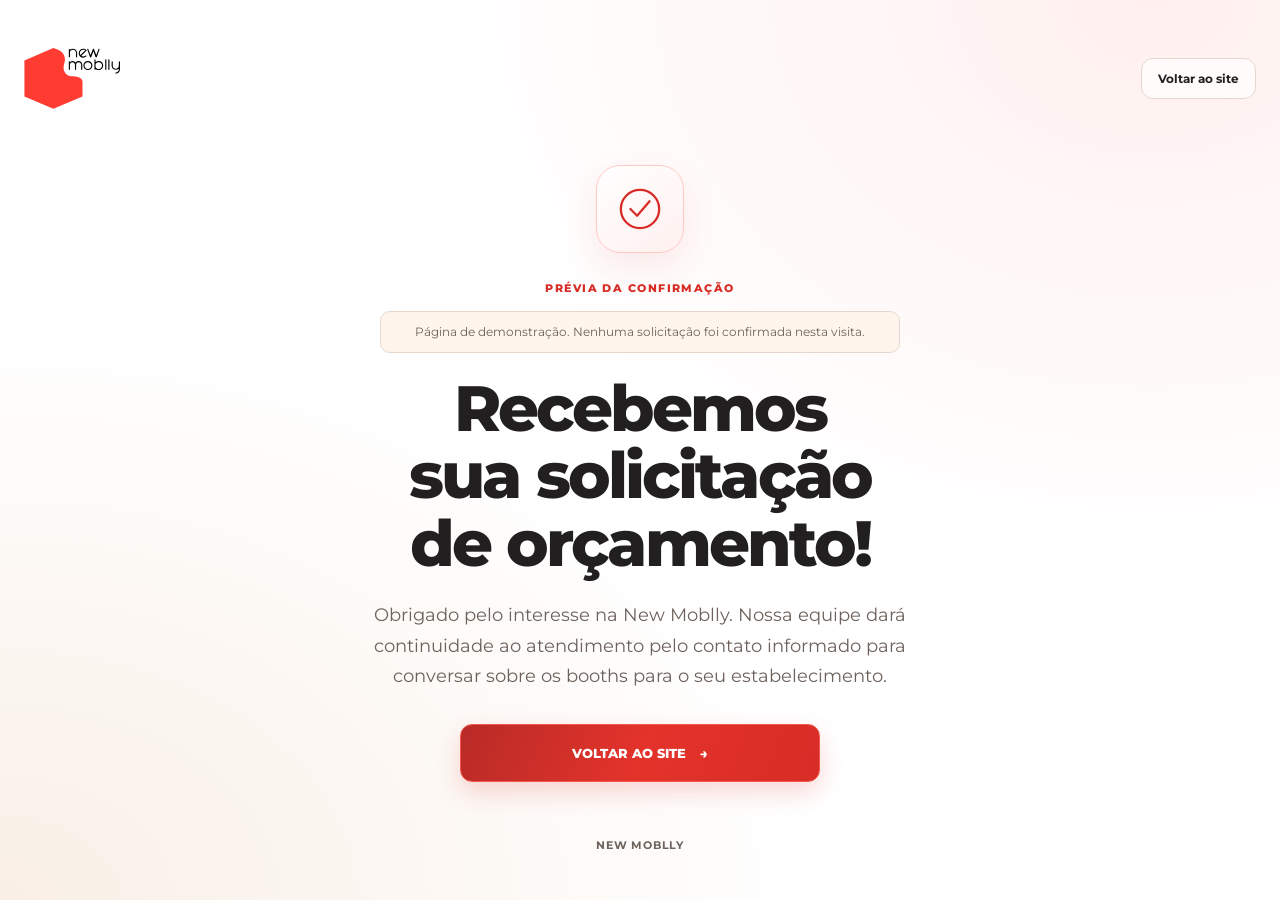
<file: lp-imersiva/obrigado/index.html>
<!doctype html>
<html lang="pt-BR">
<head>
<meta charset="utf-8">
<meta name="viewport" content="width=device-width, initial-scale=1">
<title>Obrigado | New Moblly</title>
<meta name="description" content="Confirmação da solicitação de orçamento New Moblly.">
<meta name="robots" content="noindex, nofollow">
<link rel="preconnect" href="https://fonts.googleapis.com">
<link rel="preconnect" href="https://fonts.gstatic.com" crossorigin>
<link href="https://fonts.googleapis.com/css2?family=Montserrat:wght@400;500;700;800;900&display=swap" rel="stylesheet">
<style>:root {
  --nm-red: #D82C26;
  --nm-red-hover: #B92B27;
  --nm-red-bright: #FF3A34;
  --nm-red-soft: #FFF0EF;
  --nm-cream: #F9EFE6;
  --nm-surface: #FFFAF6;
  --nm-white: #FFFFFF;
  --nm-ink: #211F1F;
  --nm-muted: #6D625C;
  --nm-line: #E5D7CD;
  --nm-warm: #E7D4C6;
  --nm-font: 'Montserrat', Arial, sans-serif;
  --nm-radius-sm: 6px;
  --nm-radius: 9px;
  --nm-radius-lg: 14px;
  --nm-shadow: 0 8px 24px #211f1f12;
  --nm-gradient: radial-gradient(ellipse at 55% 38%, #fff9f3 0%, #f9efe6 57%, #e7d4c6 100%);
  --nm-container: 1240px;
  --nm-section-space: clamp(48px, 7vw, 96px);
}
*{box-sizing:border-box}html,body{margin:0;width:100%;min-height:100%;overflow-x:hidden}body{background:white;color:var(--nm-ink);font-family:var(--nm-font);-webkit-font-smoothing:antialiased}.thanks{width:100%;min-height:100vh;min-height:100dvh;display:grid;grid-template-rows:auto 1fr auto;gap:28px;padding:clamp(20px,4vw,48px) 24px;background:radial-gradient(ellipse at 90% 0%,#fff0ef,transparent 45%),radial-gradient(ellipse at 0% 100%,#f9efe6,transparent 45%);overflow:hidden}.thanks-header{width:100%;max-width:1240px;margin:auto;display:flex;justify-content:space-between;align-items:center;gap:16px}.brand{display:block;width:96px;height:auto}.back{color:var(--nm-ink);font-size:12px;font-weight:700;text-decoration:none;border:1px solid var(--nm-line);border-radius:12px;padding:12px 16px;background:#ffffffb8}.thanks-main{width:min(100%,740px);margin:auto;text-align:center;padding:24px 0;animation:arrive .85s cubic-bezier(.19,1,.3,1) both}.mark{display:grid;place-items:center;width:88px;height:88px;margin:0 auto 28px;color:var(--nm-red);background:linear-gradient(145deg,#fff,#fff0ef);border:1px solid #ffc9c4;border-radius:24px;box-shadow:0 14px 34px #d82c2618}.mark svg{width:46px;height:46px}.check{stroke-dasharray:1;stroke-dashoffset:1;animation:draw .7s .45s ease forwards}.eyebrow{font-size:11px;letter-spacing:.13em;font-weight:800;color:var(--nm-red);margin:0 0 16px}h1{font-size:clamp(34px,5.3vw,64px);line-height:1.06;letter-spacing:-.045em;margin:0 0 22px;font-weight:800;text-wrap:balance}.description{font-size:clamp(15px,1.5vw,18px);line-height:1.7;color:var(--nm-muted);max-width:590px;margin:0 auto 32px}.cta{display:inline-flex;align-items:center;justify-content:center;min-height:58px;gap:14px;width:min(100%,360px);padding:16px;border:1px solid #f35850;border-radius:12px;background:linear-gradient(110deg,#b92b27,#e3332b,#d82c26);color:white;text-decoration:none;font-weight:800;font-size:13px;box-shadow:0 10px 25px #d82c2630;transition:transform .25s,box-shadow .25s}.cta:hover{transform:translateY(-3px);box-shadow:0 15px 32px #d82c2655}.preview-note{font-size:12px;line-height:1.6;background:#fff5ed;border:1px solid var(--nm-line);border-radius:10px;padding:10px 14px;margin:0 auto 22px;max-width:520px;color:var(--nm-muted)}.thanks-footer{text-align:center;color:var(--nm-muted);font-size:11px;font-weight:700;letter-spacing:.07em}a:focus-visible{outline:2px solid var(--nm-red);outline-offset:4px}[hidden]{display:none!important}@keyframes arrive{from{opacity:0;filter:blur(18px);transform:scale(1.04)}to{opacity:1;filter:none;transform:none}}@keyframes draw{to{stroke-dashoffset:0}}@media(max-width:768px){.thanks{padding:22px 20px;gap:16px}.brand{width:76px}.mark{width:72px;height:72px}.thanks-main{padding:18px 0}}@media(prefers-reduced-motion:reduce){*{animation:none!important;transition:none!important}.check{stroke-dashoffset:0}}
</style></head><body><main class="thanks"><header class="thanks-header"><img class="brand" src="/lp-imersiva/assets/logo-vetorial.svg" width="2434" height="1556" alt="New Moblly" decoding="async"><a class="back" href="/lp-imersiva/">Voltar ao site</a></header><section class="thanks-main" aria-labelledby="thanks-title"><div class="mark"><svg viewBox="0 0 48 48" fill="none" stroke="currentColor" stroke-width="2.4" stroke-linecap="round" stroke-linejoin="round" aria-hidden="true"><circle cx="24" cy="24" r="20"/><path class="check" pathLength="1" d="m14 24 7 7 13-15"/></svg></div><p class="eyebrow" id="thanks-status">PRÉVIA DA CONFIRMAÇÃO</p><p class="preview-note" id="preview-note">Página de demonstração. Nenhuma solicitação foi confirmada nesta visita.</p><h1 id="thanks-title">Recebemos sua solicitação de orçamento!</h1><p class="description">Obrigado pelo interesse na New Moblly. Nossa equipe dará continuidade ao atendimento pelo contato informado para conversar sobre os booths para o seu estabelecimento.</p><a class="cta" href="/lp-imersiva/">VOLTAR AO SITE <span aria-hidden="true">→</span></a></section><footer class="thanks-footer">NEW MOBLLY</footer></main><script>(()=>{let confirmed=false;try{confirmed=sessionStorage.getItem('nm_quote_confirmed')==='1';sessionStorage.removeItem('nm_quote_confirmed')}catch{}if(confirmed){document.querySelector('#preview-note').hidden=true;document.querySelector('#thanks-status').textContent='SOLICITAÇÃO RECEBIDA'}const campaign=new URLSearchParams();for(const [k,v] of new URLSearchParams(location.search))if(/^(utm_[a-z0-9_]+|gclid|gbraid|wbraid|fbclid|msclkid|ttclid|form)$/i.test(k))campaign.append(k,v);document.querySelectorAll('a[href="/lp-imersiva/"]').forEach(a=>a.href='/lp-imersiva/'+(campaign.size?'?'+campaign:''))})();</script></body></html>
</file>
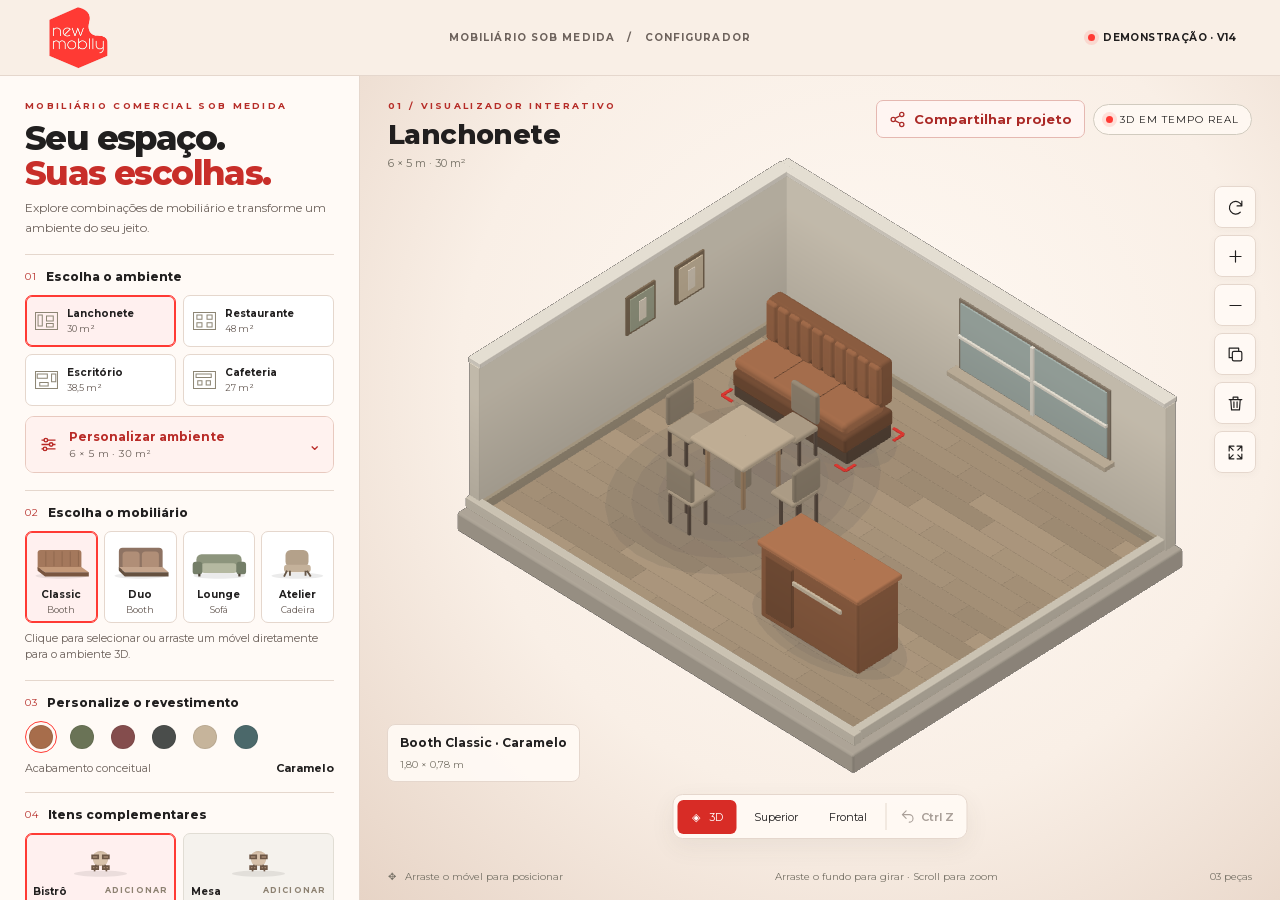
<file: configurador.html>
<!doctype html><html lang="pt-BR"><head><meta charset="utf-8"><meta name="viewport" content="width=device-width,initial-scale=1"><title>New Moblly | Studio 3D</title><style>
*{box-sizing:border-box} :root{--ink:#292b26;--muted:#77766d;--line:#e5e1d9;--paper:#f7f5f0;--green:#344338}body{margin:0;background:var(--paper);color:var(--ink);font-family:Arial,Helvetica,sans-serif;font-size:13px}button{font:inherit;color:inherit;cursor:pointer;border:0;background:none}button:focus-visible{outline:2px solid #a78557;outline-offset:3px}header{height:76px;display:flex;align-items:center;justify-content:space-between;padding:0 3.4%;border-bottom:1px solid var(--line);background:#faf9f6}.brand{font-size:29px;font-weight:800;letter-spacing:6px;line-height:1}.brand small{display:block;font-size:8px;letter-spacing:2.6px;font-weight:500;margin-top:5px}.headercenter{font-size:10px;letter-spacing:2.6px;color:#77766d}.tag{display:flex;gap:8px;align-items:center;font-size:10px;letter-spacing:1.2px}.dot{width:7px;height:7px;background:#84947a;border-radius:50%;box-shadow:0 0 0 4px #e6ebe1}.shell{display:grid;grid-template-columns:335px minmax(0,1fr);min-height:calc(100dvh - 76px);max-width:1800px;margin:auto}.side{padding:27px 25px 22px;background:#faf9f6;border-right:1px solid var(--line);display:flex;flex-direction:column;gap:20px;z-index:2}.eyebrow{font-size:9px;letter-spacing:2.3px;text-transform:uppercase;color:#8a806f;font-weight:bold}.intro h1{font-family:Georgia,serif;font-weight:400;font-size:37px;line-height:1.02;letter-spacing:-1.7px;margin:10px 0 8px}.intro h1 em{font-weight:400;color:#81705c}.intro p{font-size:12px;line-height:1.6;color:var(--muted);margin:0}.section{border-top:1px solid var(--line);padding-top:15px}.sectiontitle{display:flex;align-items:center;gap:9px;font-size:12px;font-weight:bold;margin-bottom:11px}.num{font-size:10px;color:#938778;font-weight:400;letter-spacing:1px}.choices{display:grid;grid-template-columns:1fr 1fr;gap:7px}.choice{border:1px solid #e1ddd4;border-radius:7px;background:#f5f2ed;text-align:left;padding:7px;display:flex;align-items:center;gap:7px;min-height:45px;transition:.2s}.choice:hover,.model:hover{border-color:#9b927d}.choice.active,.model.active{border-color:#7d876f;background:#eaece4;box-shadow:inset 0 0 0 1px #7d876f}.choice svg{width:27px;height:24px;flex-shrink:0;color:#8c8574}.choice b{font-size:10px;display:block}.choice small{font-size:9px;color:var(--muted);display:block;margin-top:3px}.models{display:grid;grid-template-columns:repeat(4,1fr);gap:6px}.model{border:1px solid #e1ddd4;background:#f5f2ed;border-radius:7px;text-align:center;padding:5px 2px 7px;min-width:0}.model svg{width:100%;height:41px;display:block}.model b{font-size:10px;display:block}.model small{font-size:9px;color:var(--muted);display:block;margin-top:3px}.swatches{display:flex;gap:9px;align-items:center}.swatch{width:32px;height:32px;border-radius:50%;padding:3px;border:1px solid transparent}.swatch span{display:block;width:100%;height:100%;border-radius:50%;box-shadow:inset 0 0 0 1px #0001}.swatch.active{border-color:#44483c}.swatch:hover{transform:translateY(-2px)}.colorline{display:flex;justify-content:space-between;margin-top:8px;font-size:11px;color:var(--muted)}.colorline b{color:var(--ink)}.supportgrid{display:grid;grid-template-columns:1fr 1fr;gap:7px}.supportcard{border:1px solid #e1ddd4;background:#f5f2ed;border-radius:7px;padding:7px;text-align:left;display:flex;flex-direction:column;gap:6px;min-height:98px;transition:.2s}.supportcard svg{width:100%;height:38px;display:block}.supportcard b{font-size:10px;display:block}.supportcard small{font-size:9px;color:var(--muted);display:block;line-height:1.35}.supportcard.active{border-color:#7d876f;background:#eaece4;box-shadow:inset 0 0 0 1px #7d876f}.supportcard:hover{border-color:#9b927d}.supportmeta{display:flex;justify-content:space-between;gap:8px;align-items:flex-start}.supporttag{font-size:8px;letter-spacing:1.1px;text-transform:uppercase;color:#8d8272;font-weight:700}.addsupport{margin-top:8px;width:100%;padding:11px 12px;border-radius:7px;background:#efe7df;border:1px solid #ddd3c8;font-size:11px;font-weight:700;display:flex;align-items:center;justify-content:center;gap:8px}.addsupport:hover{border-color:#9b927d;background:#e8ddd4}.supportnote{margin:8px 0 0;font-size:10px;line-height:1.5;color:var(--muted)}.bottom{margin-top:auto}.cta{width:100%;padding:15px 10px;border-radius:6px;background:var(--green);color:#fff;display:flex;align-items:center;justify-content:space-between;font-weight:bold;font-size:12px;letter-spacing:.2px}.cta:hover{background:#435646}.footnote{font-size:10px;color:#89857d;text-align:center;margin-top:9px}.main{position:relative;min-width:0;min-height:620px;display:flex;flex-direction:column;padding:24px 28px 20px;overflow:hidden;background:radial-gradient(ellipse at 55% 38%,#f4f0e7 0%,#e9e4d9 58%,#ddd8cd 100%)}.mainhead{z-index:2;display:flex;align-items:start;justify-content:space-between;pointer-events:none}.mainhead h2{font-family:Georgia,serif;font-size:27px;font-weight:400;margin:7px 0 5px;letter-spacing:-.6px}.mainhead p{font-size:11px;color:#777267;margin:0}.live{border:1px solid #d1cbbf;border-radius:30px;padding:8px 12px;font-size:10px;letter-spacing:1px;background:#f8f6f099;display:flex;align-items:center;gap:7px}.scene{position:absolute;inset:0;touch-action:none;outline:none;cursor:grab}.scene.dragging{cursor:grabbing}canvas{width:100%;height:100%;display:block;outline:none}.loading{position:absolute;top:48%;left:50%;transform:translate(-50%,-50%);color:#6f685e;text-align:center;pointer-events:none;max-width:80%}.toolbar{position:absolute;z-index:3;right:24px;top:110px;display:flex;flex-direction:column;gap:7px}.tool{width:42px;height:42px;background:#faf9f5e8;border:1px solid #d9d4c9;border-radius:8px;display:grid;place-items:center;font-size:19px;box-shadow:0 2px 8px #35332609}.tool:hover,.tool.active{background:#344338;color:#fff;border-color:#344338}.tool svg{width:19px;height:19px;fill:none;stroke:currentColor;stroke-width:1.5;stroke-linecap:round;stroke-linejoin:round}.viewbar{position:absolute;z-index:3;bottom:61px;left:50%;transform:translateX(-50%);display:flex;gap:3px;background:#faf9f4ed;border:1px solid #d8d1c4;box-shadow:0 8px 24px #49403412;border-radius:10px;padding:4px;white-space:nowrap}.viewbar button{padding:10px 14px;border-radius:6px;font-size:11px}.viewbar button.active{background:#344338;color:white}.viewbar button:hover:not(.active){background:#e8e4d9}.sceneinfo{position:absolute;bottom:17px;left:28px;right:28px;display:flex;justify-content:space-between;align-items:center;color:#777267;font-size:10px;gap:15px;pointer-events:none}.hint{display:flex;gap:8px;align-items:center}.hint svg{width:15px;height:15px;stroke:currentColor;fill:none}.objectinfo{position:absolute;z-index:2;bottom:118px;left:27px;max-width:210px;background:#faf9f4d9;border:1px solid #d8d1c4;border-radius:8px;padding:10px 12px;pointer-events:none}.objectinfo strong{display:block;font-size:12px;margin-bottom:5px}.objectinfo span{font-size:10px;color:#777267}.toast{position:absolute;top:90px;left:50%;transform:translateX(-50%);padding:10px 16px;background:#344338;color:#fff;border-radius:6px;z-index:5;opacity:0;pointer-events:none;transition:opacity .2s;white-space:nowrap}.toast.show{opacity:1}dialog{border:1px solid #ddd7ca;border-radius:14px;max-width:440px;width:calc(100% - 30px);padding:28px;background:#faf9f6;color:var(--ink);box-shadow:0 20px 80px #0003}dialog::backdrop{background:#27292377}dialog h2{font-family:Georgia,serif;font-size:29px;font-weight:400;margin:0 0 10px}dialog pre{white-space:pre-wrap;font:12px/1.7 Arial;background:#eeeae2;padding:15px;border-radius:6px}dialog p{color:var(--muted);line-height:1.5}.dialogactions{display:flex;gap:8px}.dialogactions button{padding:12px 15px;border:1px solid #d8d1c4;border-radius:6px}.dialogactions .primary{background:var(--green);color:white;border-color:var(--green);flex:1}.intro,.section,.mainhead{animation:appear .6s both}.section:nth-of-type(3){animation-delay:.08s}.section:nth-of-type(4){animation-delay:.16s}@keyframes appear{from{opacity:0;transform:translateY(8px)}to{opacity:1;transform:none}}@media(min-height:850px) and (min-width:801px){.side{gap:26px;padding-top:38px}.section{padding-top:22px}.intro h1{font-size:44px}.choice{min-height:52px}.model svg{height:51px}}@media(max-width:900px){.shell{grid-template-columns:290px 1fr}.side{padding:22px 17px}.main{padding:20px}.viewbar button{padding:9px 10px}.objectinfo{left:17px}.sceneinfo{left:18px;right:18px}.toolbar{right:14px}}@media(max-width:700px){header{height:60px;padding:0 16px}.brand{font-size:23px}.headercenter{display:none}.shell{display:flex;flex-direction:column;min-height:calc(100dvh - 60px)}.side{order:2;border-right:0;padding:20px;gap:17px}.main{order:1;height: min(68dvh,560px);min-height:390px;padding:16px}.mainhead h2{font-size:22px}.mainhead p{font-size:10px}.live{font-size:8px;padding:7px}.toolbar{top:83px;gap:5px}.tool{width:35px;height:35px}.tool svg{width:16px;height:16px}.viewbar{bottom:42px}.viewbar button{padding:8px 12px;font-size:10px}.objectinfo{bottom:89px;left:12px;padding:7px 9px;max-width:150px}.objectinfo strong{font-size:10px}.objectinfo span{font-size:9px}.sceneinfo{bottom:13px;font-size:9px}.sceneinfo .desktophelp{display:none}.intro h1{font-size:34px}.choices{grid-template-columns:repeat(4,1fr)}.choice{display:block;text-align:center;padding:5px 2px}.choice svg{width:25px;height:20px}.choice b{font-size:9px}.choice small{font-size:8px}.model svg{height:47px}.swatches{gap:15px}.bottom{margin-top:0}}@media(max-width:700px){.shell{height:calc(100dvh - 60px);min-height:0;overflow:hidden}.main{flex:0 0 49%;height:auto;min-height:310px}.side{flex:1;min-height:0;overflow-y:auto;overscroll-behavior:contain}.toolbar{top:72px}.objectinfo{bottom:80px}.intro h1{font-size:30px}.intro h1 br{display:none}.intro h1 em{margin-left:7px}.intro p{font-size:11px}}@media(prefers-reduced-motion:reduce){*{animation:none!important;transition:none!important}}
@font-face{font-family:Montserrat;src:url([data-uri]) format("woff2");font-weight:100 900;font-style:normal;font-display:swap;}
:root{--ink:#211f1f;--muted:#6d625c;--line:#e5d7cd;--paper:#f9efe6;--green:#ff3a34}body{font-family:Montserrat,Arial,sans-serif}header{background:#f9efe6;height:76px}.brand{display:flex;align-items:center}.brand img{height:68px;width:68px;object-fit:contain}.headercenter{color:#6d625c;font-weight:700;letter-spacing:1.1px}.tag{font-weight:700;letter-spacing:.4px}.dot{background:#ff3a34;box-shadow:0 0 0 4px #ff3a3420}.side{background:#fffaf6}.eyebrow,.num{color:#b62d28}.intro h1{font-family:Montserrat,Arial,sans-serif;font-weight:800;font-size:34px;letter-spacing:-1.6px}.intro h1 em{font-style:normal;font-weight:800;color:#c82e29}.sectiontitle{font-weight:750}.choice,.model{background:#fff;border-color:#e5d7cd}.choice:hover,.model:hover,.supportcard:hover{border-color:#ff3a34}.choice.active,.model.active,.supportcard.active{border-color:#ff3a34;background:#fff0ef;box-shadow:inset 0 0 0 1px #ff3a34}.swatch.active{border-color:#ff3a34}.addsupport{background:#fff;border-color:#e5d7cd;color:#211f1f}.addsupport:hover{border-color:#ff3a34;background:#fff0ef}.cta{background:#d82c26;font-weight:800;text-transform:uppercase;font-size:11px}.cta:hover{background:#b92b27}.main{background:radial-gradient(ellipse at 55% 38%,#fff9f3 0%,#f9efe6 57%,#e7d4c6 100%)}.mainhead h2,dialog h2{font-family:Montserrat,Arial,sans-serif;font-weight:800}.tool:hover,.tool.active,.viewbar button.active,.toast{background:#d82c26;border-color:#d82c26}.dialogactions .primary{background:#d82c26;border-color:#d82c26}.viewbar button:hover:not(.active){background:#fff0ef}.live{background:#fff9f4d9}.objectinfo,.viewbar,.tool{background:#fffaf5ed}.tool,.viewbar,.objectinfo{border-color:#e5d7cd}.footnote{color:#6d625c}button:focus-visible{outline-color:#ff3a34}dialog{background:#fffaf6}dialog pre{background:#f9efe6} @media(min-height:850px) and (min-width:801px){.intro h1{font-size:38px}}@media(max-width:700px){header{height:60px}.brand img{height:54px;width:54px}.intro h1{font-size:27px}.intro h1 em{margin-left:5px}.tag{font-size:9px}.mainhead h2{font-size:20px}.swatches{gap:10px}.sectiontitle{font-size:11px}}

/* V05 — ambiente personalizável */
@media(min-width:701px){.shell{height:calc(100dvh - 76px);min-height:0;overflow:hidden;grid-template-columns:360px minmax(0,1fr)}.side{min-height:0;overflow-y:auto;overscroll-behavior:contain;scrollbar-width:thin;scrollbar-color:#d9b9a6 transparent;gap:17px;padding-top:24px}.main{min-height:0}.section{padding-top:14px}.intro h1{font-size:34px}.bottom{margin-top:0}}
@media(min-width:701px) and (max-width:950px){.shell{grid-template-columns:310px minmax(0,1fr)}.side{padding:18px 16px}}
.room-custom{margin-top:10px;border:1px solid #e8c9bf;border-radius:9px;background:#fff;overflow:hidden}.room-custom summary{list-style:none;display:flex;align-items:center;gap:10px;padding:12px;cursor:pointer;min-height:54px;background:#fff2ef}.room-custom summary::-webkit-details-marker{display:none}.room-custom summary:focus-visible{outline:2px solid #d82c26;outline-offset:-3px}.room-custom summary svg{width:21px;height:21px;stroke:#b92b27;fill:none;stroke-width:1.7;flex-shrink:0}.room-custom summary b{display:block;font-size:12px;color:#b92b27}.room-custom summary small{display:block;color:#6d625c;font-size:10px;margin-top:3px}.room-custom summary .chev{margin-left:auto;font-size:16px;color:#b92b27;transition:transform .2s}.room-custom[open] summary .chev{transform:rotate(180deg)}.room-fields{padding:13px;display:grid;gap:13px}.room-fields h3{font-size:12px;margin:0;color:#211f1f}.room-fields p{margin:0;color:var(--muted);font-size:11px;line-height:1.55}.room-fields .fieldgrid{display:grid;grid-template-columns:1fr 1fr;gap:9px}.room-fields label{display:block;min-width:0;font-size:11px;font-weight:650;color:#514741}.room-fields input:not([type=checkbox]),.room-fields select{width:100%;min-width:0;height:38px;margin-top:5px;border:1px solid #e5d7cd;border-radius:6px;background:#fff;color:#211f1f;font:500 12px Montserrat,Arial,sans-serif;padding:6px 8px}.room-fields input:focus,.room-fields select:focus{outline:2px solid #ff3a3460;outline-offset:1px}.room-fields input[type=color]{padding:3px;cursor:pointer;height:39px}.room-fields input[type=color]::-webkit-color-swatch-wrapper{padding:0}.room-fields input[type=color]::-webkit-color-swatch{border:0;border-radius:3px}.room-fields .checkline{display:flex;align-items:center;gap:8px;font-size:11px;line-height:1.4}.room-fields input[type=checkbox]{accent-color:#d82c26;width:16px;height:16px;margin:0;flex-shrink:0}.room-fields .resetroom{border:1px solid #e5d7cd;border-radius:6px;padding:10px;font-weight:700;font-size:11px;color:#b92b27;background:#fffaf6}.room-fields .resetroom:hover{background:#fff0ef}.room-fields .roomnotice{background:#f9efe6;padding:8px;border-radius:5px}.room-fields .roomnotice[hidden]{display:none}.room-size-line{font-variant-numeric:tabular-nums}.room-fields .fieldgrid .full{grid-column:1/-1}dialog pre{max-height:45dvh;overflow:auto}.toast{white-space:normal;text-align:center;max-width:85%;width:max-content}.room-fields hr{border:0;border-top:1px solid #eee1d8;width:100%;margin:0}
@media(max-width:700px){.room-fields label{font-size:12px}.room-fields input:not([type=checkbox]),.room-fields select{font-size:16px;height:42px}.room-custom summary b{font-size:13px}.room-custom summary small{font-size:11px}.room-fields .checkline{font-size:12px}.room-fields p{font-size:11px}}
.dialogactions{flex-wrap:wrap}.dialogactions a.primary{display:inline-flex;align-items:center;justify-content:center;background:#d82c26;color:white;text-decoration:none;border-radius:7px;padding:12px 16px;font-size:12px;font-weight:800;min-height:40px}.dialogactions a.primary:hover{background:#b92b27}.dialogactions a.primary:focus-visible{outline:2px solid #211f1f;outline-offset:3px}
/* V09: drag-and-drop do catálogo para o piso do ambiente. */
#models [data-model],#supportItems [data-support-model]{cursor:grab;touch-action:none;-webkit-user-select:none;user-select:none;-webkit-touch-callout:none}
.catalog-dragging,.catalog-dragging *{cursor:grabbing!important}
.catalog-drag-source{opacity:.55!important}
.catalog-drag-hint{font-size:11px;color:var(--muted);line-height:1.5;margin:7px 0 0}
.catalog-ghost{position:fixed;z-index:9999;pointer-events:none;display:flex;flex-direction:column;align-items:center;gap:2px;width:106px;padding:8px;background:#fffaf6f5;border:1px solid #ff3a34;border-radius:9px;box-shadow:0 8px 24px #211f1f24;color:#211f1f;font-size:11px;font-weight:700;transform:translate(14px,14px)}
.catalog-ghost svg{display:block;width:80px;height:45px}
.catalog-ghost small{font-size:10px;color:#6d625c;font-weight:500}
.catalog-drop-marker{position:absolute;z-index:3;pointer-events:none;display:none;align-items:center;justify-content:center;width:30px;height:30px;border:2px solid #ff3a34;border-radius:50%;background:#fffaf6a0;box-shadow:0 0 0 5px #ff3a3424;transform:translate(-50%,-50%);color:#d82c26;font-size:20px;font-weight:700;line-height:1}
.catalog-drop-marker.is-visible{display:flex}
#scene.catalog-drop-ready{outline:2px solid #ff3a34;outline-offset:-2px}
@media(max-width:700px){.catalog-ghost{width:90px;transform:translate(14px,-65px)}.catalog-ghost svg{height:35px}}

/* V10 — holograma de geometria real e controles contextuais */
.catalog-holo-cursor{position:fixed;z-index:9999;width:138px;height:110px;pointer-events:none;transform:translate(-50%,-65%);opacity:.72;filter:drop-shadow(0 0 7px #ff3a3490);transition:none}
.catalog-holo-cursor[hidden],.object-controls[hidden],.object-palette[hidden]{display:none!important}
.object-controls{position:absolute;z-index:6;display:flex;flex-direction:column;align-items:center;gap:5px;transform:translate(-50%,-100%);pointer-events:auto;touch-action:manipulation}
.object-actions,.object-palette{display:flex;align-items:center;gap:4px;background:#fffaf5f5;border:1px solid #e7c9bd;border-radius:12px;padding:5px;box-shadow:0 5px 18px #3c211b23;backdrop-filter:blur(12px)}
.object-actions::after{content:"";position:absolute;width:8px;height:8px;background:#fffaf5;border-right:1px solid #e7c9bd;border-bottom:1px solid #e7c9bd;transform:rotate(45deg);bottom:-4px;left:calc(50% - 4px);pointer-events:none}
.object-actions button{display:grid;place-items:center;width:36px;height:36px;border-radius:8px;color:#d82c26;background:#fff0ed;border:1px solid transparent}
.object-actions button:hover,.object-actions button[aria-expanded=true]{background:#ffe1dc;border-color:#ff3a3460}
.object-actions svg{width:19px;height:19px;fill:none;stroke:currentColor;stroke-width:1.8;stroke-linecap:round;stroke-linejoin:round}
.object-color-dot{display:block;width:21px;height:21px;border-radius:50%;box-shadow:0 0 0 1px #211f1f24,inset 0 0 0 2px #fff9}
.object-palette{gap:5px}
.object-palette button{width:28px;height:28px;border:1.5px solid transparent;border-radius:50%;padding:3px;display:grid;place-items:center}
.object-palette button span{width:100%;height:100%;border-radius:50%;box-shadow:inset 0 0 0 1px #0002}
.object-palette button[aria-pressed=true]{border-color:#ff3a34}
@media(max-width:700px){.catalog-holo-cursor{width:104px;height:83px;transform:translate(-50%,-100%)}.object-actions button{width:36px;height:36px}.object-palette{gap:2px}.object-palette button{width:27px;height:27px}}
/* V11 — four compact contextual actions */
.object-actions #objectDelete{color:#b92b27}
.object-actions #objectDelete:hover,.object-actions #objectDelete:focus-visible{background:#d82c26;color:#fff;border-color:#d82c26}
.object-actions #objectDuplicate:hover{background:#ffe1dc}
@media(max-width:700px){.object-actions{gap:3px;padding:4px}.object-actions button{width:36px;height:36px}}
/* V13 — compact undo beside camera views */
.viewbar{align-items:center}
.viewbar-separator{align-self:stretch;width:1px;background:#e5d7cd;flex:none;margin:4px 2px}
.viewbar .undo-action{display:inline-flex;align-items:center;justify-content:center;gap:5px;white-space:nowrap;padding:10px 9px;color:#b92b27;font-weight:650;align-self:stretch}
.viewbar .undo-action svg{width:15px;height:15px;fill:none;stroke:currentColor;stroke-width:1.8;stroke-linecap:round;stroke-linejoin:round;flex:none}
.viewbar .undo-action:not(:disabled):hover{background:#fff0ef}
.viewbar .undo-action:disabled,.viewbar .undo-action:disabled:hover{color:#aaa099;cursor:default;background:transparent}
@media(max-width:700px){.viewbar .undo-action{padding:8px 7px;gap:4px;font-size:10px}.viewbar button{padding:8px 9px}.viewbar-separator{margin:3px 0}}
@media(max-width:340px){.viewbar .undo-action span{display:none}.viewbar .undo-action{padding:8px}.viewbar button{padding:8px 7px}}

/* Share buttons must receive clicks through the non-interactive scene heading. */
.mainhead #shareProject,.mainhead #shareFull{pointer-events:auto;cursor:pointer}
</style><style>
#shareProject{display:flex;align-items:center;justify-content:center;gap:8px;min-height:38px;border:1px solid #e5b8b1;border-radius:7px;padding:8px 12px;background:#fff5f2;color:#ab2926;font-weight:700;white-space:nowrap}
#shareProject svg{width:17px;height:17px;fill:none;stroke:currentColor;stroke-width:1.8}#shareDialog{max-width:min(440px,calc(100vw - 24px));width:100%;padding:25px}#shareDialog label{display:grid;gap:5px;margin:12px 0;font-size:13px;font-weight:600}#shareDialog input{width:100%;padding:10px;border:1px solid #ddd4cf;border-radius:6px;background:white;color:#28221f;font-size:16px}#shareDialog [hidden]{display:none!important}#shareDialog .share-note{font-size:12px;color:#766b66}#shareDialog .share-error{color:#a82723;min-height:18px;overflow-wrap:anywhere}#shareDialog .share-actions{display:flex;gap:8px;flex-wrap:wrap;justify-content:flex-end;margin-top:12px}#shareDialog .share-actions button,#shareDialog .share-actions a{padding:11px 14px;border-radius:6px;border:1px solid #e5d3cd;text-decoration:none;font-weight:700}#shareDialog .share-actions .primary{background:#d82c26;border-color:#d82c26;color:#fff}#shareDialog button:disabled{opacity:.55;cursor:wait}#shareViewerMessage{display:none;position:absolute;inset:0;background:#f7f5f0;z-index:10;place-items:center;padding:25px;text-align:center;color:#41332e}body.share-loading #shareViewerMessage,body.share-failed #shareViewerMessage{display:grid}
html.shared-route #shareProject,html.shared-route .shell>.side,html.shared-route #viewport .objectinfo,html.shared-route #viewport .object-controls,html.shared-route #viewport [data-tool=rotate],html.shared-route #viewport [data-tool=copy],html.shared-route #viewport [data-tool=trash],html.shared-route #undoAction,html.shared-route .viewbar-separator{display:none!important}
html.shared-route .shell{display:block;max-width:none;height:calc(100dvh - 76px);min-height:0;overflow:hidden}html.shared-route #viewport{position:relative;width:100%;height:100%;min-height:0;max-height:none;display:flex;flex-direction:column;padding:12px 16px;gap:10px}html.shared-route #viewport .scene{position:relative;flex:1;min-height:0;height:auto;max-height:none}html.shared-route #viewport canvas{width:100%;height:100%}html.shared-route #viewport .mainhead{flex:none}html.shared-route #viewport .sceneinfo{flex:none}html.shared-route #viewport .viewbar{flex:none}html.shared-route #viewport .toolbar{z-index:3}html.shared-route .headercenter{display:none}html.shared-route .tag{font-size:10px}html.shared-route #roomtitle{font-size:clamp(19px,3vw,31px)}#shareFull{display:none}html.shared-route #shareFull{display:inline-flex;align-items:center;padding:8px 11px;border:1px solid #d9cfc8;border-radius:6px;font-weight:700;background:#fff;color:#45332d}
@media(max-width:700px){#shareProject{font-size:11px;padding:7px;white-space:normal}#shareProject svg{flex:none}html.shared-route .shell{height:calc(100dvh - 60px)}html.shared-route header{height:60px}html.shared-route #viewport{padding:7px;gap:6px}html.shared-route #viewport .sceneinfo{font-size:10px}html.shared-route #viewport .desktophelp{display:none}}
</style><script>if(/^\/visualizacao-3d\//.test(location.pathname)||new URLSearchParams(location.search).has('projeto'))document.documentElement.classList.add('shared-route');</script></head><body><header><div class="brand"><img src="[data-uri]" alt="New Moblly"></div><div class="headercenter">MOBILIÁRIO SOB MEDIDA &nbsp; / &nbsp; CONFIGURADOR</div><div class="tag"><span class="dot"></span> DEMONSTRAÇÃO · V14</div></header><main class="shell"><aside class="side"><div class="intro"><div class="eyebrow">Mobiliário comercial sob medida</div><h1>Seu espaço.<br><em>Suas escolhas.</em></h1><p>Explore combinações de mobiliário e transforme um ambiente do seu jeito.</p></div><div class="section"><div class="sectiontitle"><span class="num">01</span> Escolha o ambiente</div><div class="choices" id="rooms"></div><details class="room-custom" id="roomCustom"><summary><svg viewBox="0 0 24 24" aria-hidden="true"><path d="M4 7h16M4 12h16M4 17h16"/><circle cx="9" cy="7" r="2" fill="#fff2ef"/><circle cx="15" cy="12" r="2" fill="#fff2ef"/><circle cx="8" cy="17" r="2" fill="#fff2ef"/></svg><span><b>Personalizar ambiente</b><small class="room-size-line" id="customSize">6 × 5 m · 30 m²</small></span><span class="chev" aria-hidden="true">⌄</span></summary><div class="room-fields"><h3>Dimensões do espaço</h3><div class="fieldgrid"><label>Largura (m)<input id="roomWidth" type="number" min="3" max="20" step="0.01" inputmode="decimal"></label><label>Comprimento (m)<input id="roomDepth" type="number" min="3" max="20" step="0.01" inputmode="decimal"></label><label>Área total (m²)<input id="roomArea" type="number" min="9" max="400" step="0.01" inputmode="decimal"></label><label>Altura das paredes (m)<input id="roomHeight" type="number" min="2" max="4" step="0.05" inputmode="decimal"></label></div><p>Altere as medidas ou informe a área total (ajusta os lados proporcionalmente; a área pode variar alguns centésimos por arredondamento). Medidas entre 3 e 20 m; os móveis mantêm a escala original.</p><hr><h3>Cores e acabamentos</h3><div class="fieldgrid"><label>Cor das paredes<input id="wallColor" type="color" aria-label="Cor das paredes"></label><label>Cor do piso<input id="floorColor" type="color" aria-label="Cor do piso"></label><label class="full">Estilo do piso<select id="floorStyle"><option value="wood">Madeira / réguas</option><option value="tile">Porcelanato / placas</option><option value="smooth">Cimento / liso</option></select></label></div><hr><h3>Composição do espaço</h3><label class="checkline"><input id="roomDecor" type="checkbox">Exibir elementos decorativos</label><label class="checkline"><input id="roomWindow" type="checkbox">Exibir janela ilustrativa</label><p id="compactNotice" class="roomnotice" hidden>Ambiente compacto: alguns elementos decorativos podem ser ocultados para preservar a leitura do espaço. O mobiliário selecionado permanece disponível.</p><button type="button" class="resetroom" id="resetRoom">Restaurar ambiente original</button></div></details></div><div class="section"><div class="sectiontitle"><span class="num">02</span> Escolha o mobiliário</div><div class="models" id="models"></div><p class="catalog-drag-hint">Clique para selecionar ou arraste um móvel diretamente para o ambiente 3D.</p></div><div class="section"><div class="sectiontitle"><span class="num">03</span> Personalize o revestimento</div><div class="swatches" id="colors"></div><div class="colorline"><span>Acabamento conceitual</span><b id="colorname"></b></div></div><div class="section"><div class="sectiontitle"><span class="num">04</span> Itens complementares</div><div class="supportgrid" id="supportItems"></div><button class="addsupport" id="addSupport" type="button">Adicionar item selecionado</button><p class="supportnote">Arraste um item complementar para o ambiente ou selecione e clique em adicionar. Todos entram como um conjunto único, podendo trocar cor, girar, duplicar e reposicionar no ambiente.</p></div><div class="bottom"><button class="cta" id="quote">Solicitar orçamento <span>↗</span></button><div class="footnote">Simulação ilustrativa · Projeto sob medida</div></div></aside><section class="main" id="viewport"><div class="mainhead"><div><div class="eyebrow">01 / Visualizador interativo</div><h2 id="roomtitle">Lanchonete</h2><p id="roomsize">6 × 5 m · 30 m²</p></div><div style="display:flex;align-items:center;gap:8px;flex-wrap:wrap;justify-content:flex-end"><button id="shareProject" type="button"><svg viewBox="0 0 24 24" aria-hidden="true"><circle cx="18" cy="5" r="3"/><circle cx="6" cy="12" r="3"/><circle cx="18" cy="19" r="3"/><path d="m9 10 6-3M9 14l6 3"/></svg>Compartilhar projeto</button><button id="shareFull" type="button">Tela cheia</button><div class="live"><span class="dot"></span> 3D EM TEMPO REAL</div></div></div><div class="scene" id="scene"><div id="shareViewerMessage" role="status">Carregando projeto compartilhado…</div><canvas id="gl" aria-label="Ambiente 3D interativo"></canvas><div class="loading" id="loading">Preparando seu ambiente…</div></div><div class="toolbar" id="tools"></div><div class="objectinfo"><strong id="selectedname"></strong><span id="selectedsize"></span></div><div class="viewbar" id="views"><button data-view="iso" class="active">◈ &nbsp; 3D</button><button data-view="top">Superior</button><button data-view="front">Frontal</button><span class="viewbar-separator" aria-hidden="true"></span><button type="button" class="undo-action" id="undoAction" disabled aria-label="Desfazer última alteração" aria-keyshortcuts="Control+Z Meta+Z" title="Desfazer última alteração (Ctrl+Z)"><svg viewBox="0 0 24 24" aria-hidden="true"><path d="M9 5 3 11l6 6M3 11h11a6 6 0 0 1 0 12" transform="translate(0 -2)"/></svg><span>Ctrl Z</span></button></div><div class="sceneinfo"><span class="hint">✥ &nbsp; Arraste o móvel para posicionar</span><span class="desktophelp">Arraste o fundo para girar · Scroll para zoom</span><span id="count">01 peça</span></div><div class="toast" id="toast" role="status"></div></section></main><dialog id="summary"><h2>Seu projeto.</h2><p>Confira a mensagem preparada com as escolhas do seu ambiente.</p><pre id="summarytext"></pre><p>O WhatsApp abre com a mensagem preenchida. Confira os dados e toque em Enviar para falar com a New Moblly.</p><div class="dialogactions"><button id="close">Voltar</button><button id="copy">Copiar configuração</button><a id="sendWhatsApp" class="primary" target="_blank" rel="noopener noreferrer" href="#" aria-label="Abrir WhatsApp com o orçamento">Abrir WhatsApp ↗</a></div></dialog><dialog id="shareDialog"><h2>Compartilhar projeto</h2><p>Receba um link do seu ambiente 3D e compartilhe pelo WhatsApp.</p><form id="shareForm"><label>Seu nome<input id="shareName" required minlength="2" maxlength="120" placeholder="Nome completo" autocomplete="name"></label><label>E-mail<input id="shareEmail" type="email" maxlength="254" autocomplete="email" placeholder="Seu melhor e-mail" required></label><label>WhatsApp com DDD<input id="sharePhone" type="tel" inputmode="tel" autocomplete="tel" maxlength="22" placeholder="(11) 99999-9999" required></label><p class="share-note">Seus contatos serão registrados pela New Moblly para atendimento relacionado ao projeto. O link compartilhado não exibe seu e-mail, nome ou telefone.</p><p id="shareError" class="share-error" role="status"></p><div id="shareResult" hidden><label>Link exclusivo<input id="shareUrl" readonly></label><div class="share-actions"><a id="shareWhatsapp" class="primary" target="_blank" rel="noopener noreferrer">Enviar pelo WhatsApp ↗</a><button type="button" id="shareCopy">Copiar link</button><a id="shareOpen" target="_blank" rel="noopener noreferrer">Visualizar 3D ↗</a></div><p class="share-note">O WhatsApp abre com a mensagem pronta. Toque em enviar para concluir.</p></div><div class="share-actions"><button type="button" id="shareClose">Fechar</button><button type="submit" class="primary" id="shareSubmit">Gerar link do projeto</button></div></form></dialog><script>'use strict';
const $=id=>document.getElementById(id), rooms=[{name:'Lanchonete',w:6,d:5,wall:'#e8dfce',floor:'#bda68a',kind:0},{name:'Restaurante',w:8,d:6,wall:'#e0d6c6',floor:'#a88b70',kind:1},{name:'Escritório',w:7,d:5.5,wall:'#d7d9ce',floor:'#c2b7a5',kind:2},{name:'Cafeteria',w:6,d:4.5,wall:'#e7d5bf',floor:'#b9a183',kind:3}], models=[{name:'Classic',type:'Booth',w:1.8,d:.78,h:1.12},{name:'Lounge',type:'Sofá',w:2.15,d:.87,h:.86},{name:'Atelier',type:'Cadeira',w:.63,d:.68,h:.83},{name:'Duo',type:'Booth',w:1.55,d:.82,h:1.24},{name:'Bistrô',type:'Mesa + 4 cadeiras',w:2.12,d:2.12,h:.92},{name:'Mesa redonda',type:'Mesa + 4 cadeiras',w:2.32,d:2.32,h:.90},{name:'Balcão caixa',type:'Balcão',w:1.65,d:.72,h:1.10},{name:'Bancada ilha',type:'Bancada',w:1.95,d:.92,h:1.02},{name:'Aparador buffet',type:'Aparador',w:1.62,d:.52,h:.92},{name:'Vitrine doce',type:'Vitrine',w:1.65,d:.74,h:1.32},{name:'Estação sorvete',type:'Balcão',w:1.42,d:.84,h:1.18}], colors=[['Caramelo','#a76d4b'],['Oliva','#6a7356'],['Bordô','#844d4d'],['Grafite','#4a4d4b'],['Areia','#c6b49b'],['Azul petróleo','#4b686a']];
const roomDefaults=rooms.map(r=>({...r,h:2.05,finish:"wood",decor:true,window:true}));rooms.forEach((r,i)=>Object.assign(r,roomDefaults[i]));const mainModelIds=[0,3,1,2], supportModelIds=[4,5,6,7,8,9,10];
let room=0, model=0, supportModel=4, color=0, items=[], selected=0, uid=0, view='iso', yaw=.78, pitch=.67, zoom=1, pan=[0,0], dragging=null, toastTimer;
const clamp=(x,a,b)=>Math.max(a,Math.min(b,x)), rad=a=>a*Math.PI/180, add=(a,b)=>a.map((v,i)=>v+b[i]), sub=(a,b)=>a.map((v,i)=>v-b[i]), mul=(a,b)=>a.map(v=>v*b), dot=(a,b)=>a.reduce((s,v,i)=>s+v*b[i],0), norm=a=>mul(a,1/(Math.hypot(...a)||1)), cross=(a,b)=>[a[1]*b[2]-a[2]*b[1],a[2]*b[0]-a[0]*b[2],a[0]*b[1]-a[1]*b[0]];
const svg=(s)=>`<svg viewBox="0 0 24 24" aria-hidden="true">${s}</svg>`;
const icons={rotate:'<path d="M20 10a8 8 0 1 0-2 8M20 4v6h-6"/>',plus:'<path d="M12 5v14M5 12h14"/>',minus:'<path d="M5 12h14"/>',copy:'<rect x="8" y="8" width="12" height="12" rx="2"/><path d="M16 8V4H4v12h4"/>',trash:'<path d="M4 7h16M9 7V4h6v3M6 7l1 13h10l1-13M10 10v7m4-7v7"/>',reset:'<path d="M4 4h6M4 4v6m0-6 5 5M20 4h-6m6 0v6m0-6-5 5M4 20h6m-6 0v-6m0 6 5-5m11 5h-6m6 0v-6m0 6-5-5"/>',move:'<path d="M12 3v18M3 12h18M9 6l3-3 3 3M9 18l3 3 3-3M6 9l-3 3 3 3m12-6 3 3-3 3"/>'};
const planIcon=i=>`<svg viewBox="0 0 32 28" fill="none" stroke="currentColor" stroke-width="1.2"><path d="M3 4h26v20H3z M3 4v20"/>${['<path d="M6 7h5v13H6z M16 8h8v6h-8z M16 17h8v4h-8z"/>','<path d="M7 7h6v5H7z M19 7h6v5h-6z M7 16h6v5H7z M19 16h6v5h-6z"/>','<path d="M5 7h12v5H5z M22 7v9h5V7z M8 17h10v4H8z"/>','<path d="M6 7h18v4H6z M8 15h5v5H8z M18 15h5v5h-5z"/>'][i]}</svg>`;
const modelIcon=i=>`<svg viewBox="0 0 90 50"><ellipse cx="45" cy="43" rx="35" ry="4" fill="#000" opacity=".08"/>${['<path d="M13 12q0-4 4-4h51q4 0 4 4v22H13z" fill="#a4785c"/><path d="M13 31h59l10 7H23z" fill="#c49979"/><path d="M23 38h59v6H23zM13 31l10 7v6l-10-8z" fill="#795640"/><path d="M24 10v20m11-20v20m11-20v20m11-20v20m11-20v20" stroke="#795640" opacity=".6"/>','<rect x="14" y="14" width="61" height="24" rx="7" fill="#8d957d"/><rect x="21" y="26" width="47" height="13" rx="4" fill="#b5b9a1"/><rect x="9" y="24" width="13" height="17" rx="4" fill="#747e68"/><rect x="68" y="24" width="13" height="17" rx="4" fill="#747e68"/><path d="M18 40v4m54-4v4" stroke="#4c4438" stroke-width="3"/>','<rect x="29" y="8" width="31" height="23" rx="7" fill="#b4a18a"/><rect x="27" y="28" width="36" height="10" rx="4" fill="#c4b19a"/><path d="M31 36l-4 8m31-8 5 8m-28-8v7m21-7v7" stroke="#675747" stroke-width="2.5"/>','<path d="M16 10q0-5 5-5h49q5 0 5 5v25H16z" fill="#8e7363"/><rect x="21" y="10" width="23" height="24" rx="5" fill="#b08e77"/><rect x="47" y="10" width="23" height="24" rx="5" fill="#b08e77"/><path d="M16 31h59l8 7H24z" fill="#c5a58d"/><path d="M24 38h59v6H24zM16 31l8 7v6l-8-8z" fill="#655140"/>','<circle cx="45" cy="23" r="10" fill="#c7b199"/><rect x="36" y="15" width="18" height="16" rx="4" fill="#d8c2ab"/><path d="M39 31l-2 9m14-9 2 9m-19-21h8v4h-8zm14 0h8v4h-8zM34 33h8v4h-8zm14 0h8v4h-8z" stroke="#6d5746" stroke-width="2.2" fill="#a78a73"/>','<rect x="18" y="12" width="54" height="24" rx="5" fill="#b28e71"/><rect x="15" y="9" width="60" height="7" rx="3" fill="#d5c2a8"/><rect x="20" y="18" width="14" height="13" rx="2" fill="#9c795e"/><path d="M44 17h24" stroke="#8b745f" stroke-width="2"/>','<rect x="14" y="14" width="62" height="20" rx="5" fill="#9d7d60"/><rect x="11" y="11" width="68" height="7" rx="3" fill="#d7c3ab"/><path d="M26 18v16m19-16v16m19-16v16" stroke="#856950" stroke-width="3"/>','<rect x="15" y="14" width="60" height="20" rx="4" fill="#9a7b60"/><rect x="13" y="11" width="64" height="6" rx="3" fill="#d1c1a8"/><path d="M22 21h17m0 0v10m7-10h22m-46 8h46" stroke="#7f6550" stroke-width="2"/>','<rect x="14" y="20" width="62" height="18" rx="5" fill="#a58566"/><rect x="16" y="10" width="58" height="14" rx="4" fill="#c9d3d5" opacity=".75"/><path d="M16 17h58M45 10v14" stroke="#7b6858" stroke-width="2"/><rect x="18" y="23" width="54" height="3" fill="#e7d7bc"/>','<rect x="16" y="16" width="58" height="18" rx="5" fill="#9e7f5f"/><rect x="14" y="12" width="62" height="7" rx="3" fill="#d8cab1"/><circle cx="28" cy="23" r="3" fill="#f0d59d"/><circle cx="39" cy="23" r="3" fill="#dfb3aa"/><circle cx="50" cy="23" r="3" fill="#bcd0c9"/><circle cx="61" cy="23" r="3" fill="#d7c7e8"/>'][i]}</svg>`;
function makeItem(m,c,x,z,a=0){return {id:++uid,m,c,x,z,a}}
function presetItems(i,base){let r=rooms[i],neutral=4,alt=0;let list=[makeItem(base,color,-r.w/2+models[base].w/2+.65,-r.d/2+1.15,0)];if(i===0){list.push(makeItem(4,neutral,-r.w*.18,.14,0));list.push(makeItem(6,alt,r.w*.24,r.d*.26,0))}if(i===1){list.push(makeItem(5,neutral,r.w*.15,.16,0));list.push(makeItem(8,5,-r.w*.24,r.d*.28,0))}if(i===2){list.push(makeItem(7,neutral,r.w*.20,-r.d*.18,0));list.push(makeItem(4,1,-r.w*.18,r.d*.16,0))}if(i===3){list.push(makeItem(9,neutral,r.w*.24,-r.d*.18,0));list.push(makeItem(5,neutral,-r.w*.10,r.d*.18,0));list.push(makeItem(10,alt,r.w*.22,r.d*.26,0))}return list}
function newRoom(i){room=i;let base=mainModelIds.includes(model)?model:0;items=presetItems(i,base);selected=items[0].id;items.forEach(fitItem);setView('iso',true);syncRoomControls();refresh();}
function getSelected(){return items.find(o=>o.id===selected)} function notify(t){$('toast').textContent=t;$('toast').classList.add('show');clearTimeout(toastTimer);toastTimer=setTimeout(()=>$('toast').classList.remove('show'),1400)}
function refresh(){let r=rooms[room],s=getSelected();$('rooms').innerHTML=rooms.map((x,i)=>`<button class="choice ${i===room?'active':''}" data-room="${i}" aria-pressed="${i===room}">${planIcon(i)}<span><b>${x.name}</b><small>${fmt(x.w*x.d)} m²</small></span></button>`).join('');$('models').innerHTML=mainModelIds.map(i=>{let x=models[i];return `<button class="model ${i===model?'active':''}" data-model="${i}" aria-pressed="${i===model}">${modelIcon(i)}<b>${x.name}</b><small>${x.type}</small></button>`}).join('');$('supportItems').innerHTML=supportModelIds.map(i=>{let x=models[i];return `<button class="supportcard ${i===supportModel?'active':''}" data-support-model="${i}" aria-pressed="${i===supportModel}">${modelIcon(i===5?4:i>5?i-1:i)}<div class="supportmeta"><div><b>${x.name}</b><small>${x.type}</small></div><span class="supporttag">Adicionar</span></div></button>`}).join('');$('colors').innerHTML=colors.map((x,i)=>`<button class="swatch ${i===color?'active':''}" data-color="${i}" aria-label="${x[0]}" title="${x[0]}" aria-pressed="${i===color}"><span style="background:${x[1]}"></span></button>`).join('');$('colorname').textContent=colors[color][0];$('roomtitle').textContent=r.name;$('roomsize').textContent=roomSize(r);$('customSize').textContent=roomSize(r);$('count').textContent=`${String(items.length).padStart(2,'0')} ${items.length===1?'peça':'peças'}`;$('selectedname').textContent=s?`${models[s.m].type} ${models[s.m].name} · ${colors[s.c][0]}`:'Nenhuma peça selecionada';$('selectedsize').textContent=s?`${models[s.m].w.toFixed(2).replace('.',',')} × ${models[s.m].d.toFixed(2).replace('.',',')} m`:'Selecione um item para editar';document.querySelectorAll('[data-view]').forEach(b=>b.classList.toggle('active',b.dataset.view===view));rebuild();}
const fmt=n=>Number(n.toFixed(2)).toLocaleString('pt-BR',{maximumFractionDigits:2});
const roomSize=r=>`${fmt(r.w)} × ${fmt(r.d)} m · ${fmt(r.w*r.d)} m²`;
const round2=n=>Math.round(n*100)/100;
function decorAllowed(r){return r.w >= [4.5,5.8,5.2,4.5][r.kind] && r.d >= [4.0,4.8,4.5,4.0][r.kind]}
function syncRoomControls(){let r=rooms[room];$('roomWidth').value=r.w;$('roomDepth').value=r.d;$('roomArea').value=round2(r.w*r.d);$('roomHeight').value=r.h;$('wallColor').value=r.wall;$('floorColor').value=r.floor;$('floorStyle').value=r.finish;$('roomDecor').checked=r.decor;$('roomWindow').checked=r.window;$('compactNotice').hidden=!r.decor||decorAllowed(r)}
function updateRoom({refit=false}={}){let r=rooms[room];if(refit)items.forEach(fitItem);cachedRoom=-1;syncRoomControls();refresh()}
function updateNumber(id,key,min,max){$(id).addEventListener('change',()=>{let val=$(id).valueAsNumber;if(!Number.isFinite(val)){syncRoomControls();return}historyAction(()=>{rooms[room][key]=round2(clamp(val,min,max));updateRoom({refit:key==='w'||key==='d'})})})}
updateNumber('roomWidth','w',3,20);updateNumber('roomDepth','d',3,20);updateNumber('roomHeight','h',2,4);
$('roomArea').addEventListener('change',()=>{let area=$('roomArea').valueAsNumber,r=rooms[room];if(!Number.isFinite(area)){syncRoomControls();return}historyAction(()=>{area=clamp(area,9,400);let w=clamp(Math.sqrt(area*r.w/r.d),Math.max(3,area/20),Math.min(20,area/3));r.w=round2(w);r.d=round2(clamp(area/r.w,3,20));updateRoom({refit:true})})});
for(let id of ['roomWidth','roomDepth','roomArea','roomHeight'])$(id).addEventListener('keydown',e=>{if(e.key==='Enter'){e.preventDefault();e.target.blur()}});
let colorFrame=0;for(let [id,key] of [['wallColor','wall'],['floorColor','floor']]){
 $(id).addEventListener('input',()=>{if(pendingColor?.id!==id){flushColorHistory();pendingColor={id,before:captureHistory()}}rooms[room][key]=$(id).value;if(!colorFrame)colorFrame=requestAnimationFrame(()=>{colorFrame=0;cachedRoom=-1;rebuild()});syncUndoButton()});
 $(id).addEventListener('change',flushColorHistory);
 $(id).addEventListener('blur',flushColorHistory);
 }
$('floorStyle').addEventListener('change',()=>{historyAction(()=>{rooms[room].finish=$('floorStyle').value;updateRoom()})});
$('roomDecor').addEventListener('change',()=>{historyAction(()=>{rooms[room].decor=$('roomDecor').checked;updateRoom()})});$('roomWindow').addEventListener('change',()=>{historyAction(()=>{rooms[room].window=$('roomWindow').checked;updateRoom()})});
$('resetRoom').onclick=()=>historyAction(()=>{Object.assign(rooms[room],roomDefaults[room]);updateRoom({refit:true});notify('Ambiente original restaurado')});
$('rooms').onclick=e=>{let b=e.target.closest('[data-room]');if(b&&+b.dataset.room!==room)historyAction(()=>{closeObjectControls();newRoom(+b.dataset.room)})};$('models').onclick=e=>{let b=e.target.closest('[data-model]');if(!b)return;historyAction(()=>{model=+b.dataset.model;let s=getSelected();if(s&&mainModelIds.includes(s.m)){s.m=model;fitItem(s)}else{let t=makeItem(model,color,0,0);items.push(t);selected=t.id;}refresh()})};$('supportItems').onclick=e=>{let b=e.target.closest('[data-support-model]');if(!b)return;supportModel=+b.dataset.supportModel;refresh()};$('colors').onclick=e=>{let b=e.target.closest('[data-color]');if(!b)return;historyAction(()=>{color=+b.dataset.color;let s=getSelected();if(s)s.c=color;refresh()})};$('addSupport').onclick=()=>historyAction(()=>{let r=rooms[room],m=models[supportModel],x=Math.min(r.w/2-m.w/2-.55,0),z=Math.min(r.d/2-m.d/2-.55,0),n=makeItem(supportModel,color,x,z,0);fitItem(n);items.push(n);selected=n.id;refresh();notify('Item complementar adicionado')});
$('tools').innerHTML=[['rotate','Girar móvel 90°'],['plus','Aproximar'],['minus','Afastar'],['copy','Duplicar móvel'],['trash','Remover móvel'],['reset','Restaurar câmera']].map(([k,t])=>`<button class="tool" data-tool="${k}" title="${t}" aria-label="${t}">${svg(icons[k])}</button>`).join('');$('tools').onclick=e=>{let b=e.target.closest('[data-tool]');if(!b)return;let s=getSelected(),t=b.dataset.tool;if(t==='rotate'&&s)historyAction(()=>{s.a+=Math.PI/2;fitItem(s);refresh()});if(t==='plus')zoom=clamp(zoom*1.17,.65,2.7);if(t==='minus')zoom=clamp(zoom/1.17,.65,2.7);if(t==='copy'&&s)historyAction(()=>{let n=makeItem(s.m,s.c,s.x+.35,s.z+models[s.m].d+.25,s.a);fitItem(n);items.push(n);selected=n.id;refresh();notify('Peça duplicada')});if(t==='trash'&&s)historyAction(()=>{items=items.filter(o=>o.id!==s.id);selected=items[0]?.id||0;if(items[0]){if(mainModelIds.includes(items[0].m))model=items[0].m;else supportModel=items[0].m;color=items[0].c}closeObjectControls();refresh()});if(t==='reset')setView('iso');};
function setView(v,instant=false){view=v;let target=v==='top'?[0,Math.PI/2-.001]:v==='front'?[0,.035]:[.78,.67];if(instant||matchMedia('(prefers-reduced-motion: reduce)').matches){yaw=target[0];pitch=target[1];zoom=1;pan=[0,0]}else{camAnim={start:performance.now(),from:[yaw,pitch,zoom,...pan],to:[...target,1,0,0],duration:500}}document.querySelectorAll('[data-view]').forEach(b=>b.classList.toggle('active',b.dataset.view===view))}let camAnim=null;$('views').onclick=e=>{let b=e.target.closest('[data-view]');if(b)setView(b.dataset.view)};
function fitItem(s){let r=rooms[room],m=models[s.m],ex=(Math.abs(Math.cos(s.a))*m.w+Math.abs(Math.sin(s.a))*m.d)/2,ez=(Math.abs(Math.sin(s.a))*m.w+Math.abs(Math.cos(s.a))*m.d)/2;s.x=clamp(s.x,-r.w/2+ex+.12,r.w/2-ex-.12);s.z=clamp(s.z,-r.d/2+ez+.12,r.d/2-ez-.12)}
const whatsappPhone='5511992217592';
function buildQuoteMessage(r,sceneItems){
  const lines=['Olá! Vim pelo configurador 3D da New Moblly e gostaria de solicitar um orçamento personalizado.','','*AMBIENTE*','Tipo: '+r.name,'Dimensões: '+fmt(r.w)+' × '+fmt(r.d)+' m','Área total: '+fmt(r.w*r.d)+' m²','Altura das paredes: '+fmt(r.h)+' m','Cor das paredes: '+r.wall.toUpperCase(),'Cor do piso: '+r.floor.toUpperCase(),'Acabamento do piso: '+({wood:'Madeira / réguas',tile:'Porcelanato / placas',smooth:'Cimento / liso'})[r.finish],'Janela: '+(r.window?'Sim':'Não'),'Decoração: '+(r.decor&&decorAllowed(r)?'Sim':'Não')];
  function group(list){const grouped=new Map();for(const item of list){const key=item.m+'|'+item.c;const found=grouped.get(key);if(found)found.qty++;else grouped.set(key,{m:item.m,c:item.c,qty:1})}return [...grouped.values()]}
  for(const [title,list] of [['MOBILIÁRIO PRINCIPAL',sceneItems.filter(item=>mainModelIds.includes(item.m))],['ITENS COMPLEMENTARES',sceneItems.filter(item=>supportModelIds.includes(item.m))]]){
    lines.push('','*'+title+'*');
    if(!list.length){lines.push('Nenhum item selecionado.');continue}
    for(const item of group(list)){const m=models[item.m],c=colors[item.c];lines.push('• '+item.qty+' × '+m.type+' '+m.name+' — '+c[0]+' ('+c[1].toUpperCase()+')');lines.push('  Medidas por item: '+fmt(m.w)+' × '+fmt(m.d)+' × '+fmt(m.h)+' m (L × P × A)')}
  }
  lines.push('','Total de itens/conjuntos: '+sceneItems.length,'','Configuração ilustrativa; medidas, modelos e acabamentos sujeitos à confirmação.','Gostaria de receber mais informações e uma proposta comercial. Obrigado!');
  return lines.join('\n')
}
function buildWhatsAppUrl(message){return 'https://api.whatsapp.com/send/?phone='+whatsappPhone+'&text='+encodeURIComponent(message)+'&type=phone_number&app_absent=0'}
$('quote').onclick=()=>{const message=buildQuoteMessage(rooms[room],items);$('summarytext').textContent=message;$('sendWhatsApp').href=buildWhatsAppUrl(message);$('summary').showModal();$('sendWhatsApp').click()};
$('close').onclick=()=>$('summary').close();$('copy').onclick=async()=>{let t=$('summarytext').textContent;try{await navigator.clipboard.writeText(t);$('copy').textContent='Copiado!'}catch{let a=document.createElement('textarea');a.value=t;$('summary').append(a);a.select();try{document.execCommand('copy');$('copy').textContent='Copiado!'}catch{$('copy').textContent='Selecione o texto acima'}a.remove()}setTimeout(()=>$('copy').textContent='Copiar configuração',1400)};
// Native WebGL renderer: procedural geometry, orthographic 3D camera and real depth buffer.
const canvas=$('gl'), gl=canvas.getContext('webgl',{alpha:true,antialias:true,premultipliedAlpha:false});
const ctx2=gl?null:canvas.getContext('2d');let dirty=true;
let holoVertices=[];let vertices=[], shadows=[], staticVerts=[], matrix={x:0,y:0,z:0,a:0}, mode='solid';let buffers={}, program, loc={};
const hex=h=>{let x=parseInt(h.slice(1),16);return [(x>>16&255)/255,(x>>8&255)/255,(x&255)/255]};const shade=(h,f)=>hex(h).map(v=>clamp(v*f,0,1));const col=c=>typeof c==='string'?hex(c):c;
function transform(p,normal=false){let c=Math.cos(matrix.a),s=Math.sin(matrix.a);return [p[0]*c+p[2]*s+(normal?0:matrix.x),p[1]+(normal?0:matrix.y),-p[0]*s+p[2]*c+(normal?0:matrix.z)]}function vtx(p,n,c,a=1){let a1=transform(p),a2=transform(n,true);(mode==='shadow'?shadows:vertices).push(...a1,...a2,...c,a)}function tri(p,n,c,a=1){for(let i=0;i<3;i++)vtx(p[i],Array.isArray(n[0])?n[i]:n,c,a)}
function box(x,y,z,w,h,d,c,r=0){let color=col(c),H=[w/2,h/2,d/2],P=[x,y,z];r=Math.min(r,...H);let step=(half)=>r>0?[-half,-half+r*.293,-half+r,half-r,half-r*.293,half]:[-half,half];for(let axis=0;axis<3;axis++){let u=(axis+1)%3,v=(axis+2)%3,U=step(H[u]),V=step(H[v]);for(let sign of [-1,1]){function point(a,b){let q=[0,0,0];q[axis]=H[axis]*sign;q[u]=a;q[v]=b;let n=[0,0,0];n[axis]=sign;if(r>0){let inn=q.map((t,i)=>clamp(t,-H[i]+r,H[i]-r));n=norm(sub(q,inn));q=add(inn,mul(n,r))}return [add(q,P),n]}for(let i=0;i<U.length-1;i++)for(let j=0;j<V.length-1;j++){let A=point(U[i],V[j]),B=point(U[i+1],V[j]),C=point(U[i+1],V[j+1]),D=point(U[i],V[j+1]);for(let t of [[A,B,C],[A,C,D]])tri(t.map(q=>q[0]),t.map(q=>q[1]),color)}}}}
function cyl(x,y,z,r,h,c,n=20,rt=r){let co=col(c);for(let i=0;i<n;i++){let a=i/n*Math.PI*2,b=(i+1)/n*Math.PI*2,aa=[Math.cos(a),0,Math.sin(a)],bb=[Math.cos(b),0,Math.sin(b)],A=[x+r*aa[0],y-h/2,z+r*aa[2]],B=[x+r*bb[0],y-h/2,z+r*bb[2]],C=[x+rt*bb[0],y+h/2,z+rt*bb[2]],D=[x+rt*aa[0],y+h/2,z+rt*aa[2]];tri([A,B,C],[aa,bb,bb],co);tri([A,C,D],[aa,bb,aa],co);tri([[x,y+h/2,z],D,C],[0,1,0],co);tri([[x,y-h/2,z],B,A],[0,-1,0],co)}}
function blob(x,z,w,d,a=.15,y=.022){mode='shadow';let co=[.17,.12,.08];for(let k=0;k<4;k++){let f=1-k*.19;for(let i=0;i<28;i++){let t=i/28*Math.PI*2,u=(i+1)/28*Math.PI*2;tri([[x,y+k*.0003,z],[x+Math.cos(t)*w*f,y+k*.0003,z+Math.sin(t)*d*f],[x+Math.cos(u)*w*f,y+k*.0003,z+Math.sin(u)*d*f]],[0,1,0],co,a*.27)}}mode='solid'}
function withAt(x,z,a,fn){let old=matrix,co=Math.cos(old.a),si=Math.sin(old.a);matrix={x:old.x+x*co+z*si,y:old.y,z:old.z-x*si+z*co,a:old.a+a};try{fn()}finally{matrix=old}}
function booth(m,c){let w=m.w,d=m.d,co=col(c);box(0,.12,0,w,.23,d*.92,'#604c3e',.03);box(0,.28,0,w,.22,d,shade(c,.75),.045);box(0,.49,d*.07,w-.025,.15,d*.83,shade(c,1.08),.06);box(0,.81,-d*.36,w,.63,.21,shade(c,.86),.05);let n=Math.round(w/.18);for(let i=0;i<n;i++)box(-w/2+(i+.5)*w/n,.83,-d*.245,w/n-.013,.55,.105,c,.04);box(0,.6,-d*.22,w-.04,.045,.045,shade(c,.65),.018);for(let i=1;i<3;i++)box(-w/2+w*i/3,.566,d*.10,.008,.006,d*.60,shade(c,.72));}
function sofa(m,c){let w=m.w,d=m.d;box(0,.22,0,w,.22,d,'#57483c',.04);box(0,.35,0,w,.22,d,shade(c,.82),.06);for(let i=0;i<3;i++){box(-w/3+i*w/3,.49,.08,w/3-.07,.15,d*.74,shade(c,1.08),.065);box(-w/3+i*w/3,.69,-d*.32,w/3-.04,.37,.23,c,.085)}for(let x of [-w/2+.12,w/2-.12]){box(x,.58,0,.23,.36,d*.94,c,.075);for(let z of [-d*.33,d*.33])box(x,.075,z,.07,.15,.07,'#65503b',.012)}}
function chair(m,c){for(let x of [-.23,.23])for(let z of [-.23,.23])box(x,.22,z,.045,.44,.045,'#6e543e',.008);box(0,.45,.02,.61,.12,.61,shade(c,1.05),.05);box(0,.68,-.24,.60,.32,.16,c,.07);for(let x of [-.28,.28])box(x,.57,-.20,.035,.30,.04,'#6e543e',.006)}
function duo(m,c){let w=m.w,d=m.d;box(0,.115,0,w,.21,d*.94,'#57483b',.035);box(0,.30,0,w,.25,d,shade(c,.76),.055);for(let i of [-1,1]){box(i*w*.25,.48,.06,w*.5-.025,.17,d*.79,shade(c,1.08),.07)}box(0,.84,-d*.36,w,.79,.21,shade(c,.82),.065);for(let i of [-1,1])box(i*w*.25,.87,-d*.225,w*.5-.03,.67,.15,c,.07);for(let i of [-1,1])box(i*(w/2-.035),.53,-d*.11,.075,.36,d*.58,shade(c,.91),.03)}
function tableSet(m,c){let top=shade(c,1.05),seat=shade(c,.96),back=shade(c,.82),wood='#b69472',metal='#66564b';box(0,.74,0,.86,.07,.86,top,.05);box(0,.40,0,.16,.68,.16,shade(c,.82),.04);for(let sx of[-1,1])for(let sz of[-1,1])box(sx*.28,.35,sz*.28,.05,.62,.05,wood,.018);for(let [x,z,a] of [[0,.88,Math.PI],[.88,0,-Math.PI/2],[0,-.88,0],[-.88,0,Math.PI/2]])withAt(x,z,a,()=>{box(0,.43,.06,.42,.07,.38,seat,.05);box(0,.70,-.12,.42,.43,.07,back,.04);for(let lx of[-.15,.15])for(let lz of[-.13,.13])box(lx,.22,lz,.04,.42,.04,metal,.014)})}
function roundSet(m,c){let top=shade(c,1.05),seat=shade(c,.96),back=shade(c,.82),metal='#66564b';cyl(0,.73,0,.38,.07,top);cyl(0,.38,0,.09,.68,shade(c,.82));for(let [x,z,a] of [[0,.98,Math.PI],[.98,0,-Math.PI/2],[0,-.98,0],[-.98,0,Math.PI/2]])withAt(x,z,a,()=>{blob(0,0,.40,.40,.12);box(0,.42,.04,.38,.07,.34,seat,.05);box(0,.68,-.11,.38,.39,.07,back,.04);for(let lx of[-.13,.13])for(let lz of[-.12,.12])box(lx,.22,lz,.04,.42,.04,metal,.014)})}
function cashierCounter(m,c){box(0,.52,0,1.55,1.02,.66,shade(c,.93),.035);box(0,1.06,0,1.61,.08,.72,shade(c,1.12),.03);box(-.45,.55,.34,.42,.84,.06,shade(c,.78),.02);box(.36,.95,-.06,.44,.22,.30,'#4b4f49',.02);box(-.03,.78,.34,1.10,.05,.04,'#d8c7ae')} 
function islandBench(m,c){box(0,.49,0,1.84,.94,.82,shade(c,.91),.035);box(0,.99,0,1.94,.08,.90,shade(c,1.12),.03);for(let x of[-.55,0,.55])box(x,.50,-.35,.05,.82,.05,shade(c,.74),.012)}
function sideboard(m,c){box(0,.43,0,1.56,.86,.46,shade(c,.90),.03);box(0,.89,0,1.62,.06,.50,shade(c,1.11),.03);for(let x of[-.37,.37])box(x,.43,.22,.04,.74,.04,shade(c,.73),.01);box(0,.43,.22,.04,.74,.04,shade(c,.73),.01);for(let x of[-.52,-.18,.18,.52])cyl(x,.43,.23,.015,.015,'#cdb895',8,.02)}
function displayCase(m,c){box(0,.40,0,1.54,.80,.62,shade(c,.90),.03);box(0,.86,0,1.60,.06,.68,'#efe6d7',.02);box(0,1.10,-.05,1.48,.40,.54,[0.79,0.84,0.86],.02,.35);box(0,1.00,.23,1.48,.20,.04,'#dac7ab');for(let x of[-.4,0,.4])cyl(x,1.0,.02,.06,.08,['#f0d59d','#dfb3aa','#bcd0c9'][x===0?-1:0]||'#f0d59d',12,.04)}
function gelatoStation(m,c){box(0,.50,0,1.34,1.00,.74,shade(c,.92),.03);box(0,1.02,0,1.40,.08,.80,shade(c,1.13),.03);for(let x of[-.36,-.12,.12,.36])cyl(x,1.05,-.06,.07,.06,['#f0d59d','#dfb3aa','#bcd0c9','#d7c7e8'][Math.round((x+.36)/.24)],12,.04);box(0,.96,.18,.95,.14,.06,'#d9cbb2',.02)}
function furniture(o,select=false){let m=models[o.m],c=colors[o.c][1];withAt(o.x,o.z,o.a,()=>{blob(0,0,m.w*.66,m.d*.8,.24);[booth,sofa,chair,duo,tableSet,roundSet,cashierCounter,islandBench,sideboard,displayCase,gelatoStation][o.m](m,c);if(select){let W=m.w+.15,D=m.d+.15,k=.035,L=.16,cc='#ff3a34';for(let x of [-W/2,W/2])for(let z of [-D/2,D/2]){box(x-Math.sign(x)*L/2,.035,z,L,.015,k,cc);box(x,.035,z-Math.sign(z)*L/2,k,.015,L,cc)}}})}
function table(x,z,w=.75,d=.75,round=false){withAt(x,z,0,()=>{blob(0,0,w*.65,d*.65,.12);if(round){cyl(0,.75,0,w/2,.07,'#a17d57');cyl(0,.38,0,.055,.70,'#554d43');cyl(0,.045,0,w*.29,.06,'#554d43')}else{box(0,.75,0,w,.075,d,'#a6815e',.035);for(let a of [-1,1])for(let b of [-1,1])box(a*(w/2-.09),.36,b*(d/2-.09),.055,.72,.055,'#615348',.008)}})}
function plant(x,z){withAt(x,z,0,()=>{blob(0,0,.38,.38,.12);cyl(0,.16,0,.20,.32,'#a38b73',18,.25);cyl(0,.34,0,.22,.025,'#635342');for(let i=0;i<8;i++){let a=i*2.399,xx=Math.cos(a)*.21,zz=Math.sin(a)*.21;box(xx*.45,.54,zz*.45,.025,.47,.025,'#65704b',.01);box(xx,.68+(i%3)*.10,zz,.17,.30,.13,i%2?'#76805b':'#536846',.065)}})}
function fixedChair(x,z,a=0,c=4){withAt(x,z,a,()=>{blob(0,0,.4,.4,.12);chair(models[2],colors[c][1])})}
function roomGeometry(){let r=rooms[room],w=r.w,d=r.d;matrix={x:0,y:0,z:0,a:0};box(0,-.19,0,w+.28,.27,d+.28,'#c7beb0',.035);box(0,-.045,0,w,.09,d,r.floor);if(r.finish==='wood'){let plank=.26;for(let i=0;i<Math.ceil(d/plank);i++){let zz=-d/2+i*plank,dd=Math.min(plank,d/2-zz);if(dd<=0)continue;for(let j=-1;j<Math.ceil(w/1.3);j++){let start=-w/2+j*1.3+(i%3)*.43,end=Math.min(w/2,start+1.295),a=Math.max(-w/2,start);if(end>a)box((a+end)/2,.001,zz+dd/2,end-a,.006,Math.max(.01,dd-.006),shade(r.floor,.95+((i*17+j*7+80)%9)*.012))}}}else if(r.finish==='tile'){let size=.6;for(let x=-w/2;x<w/2-.001;x+=size)for(let z=-d/2;z<d/2-.001;z+=size){let a=Math.min(size,w/2-x),b=Math.min(size,d/2-z);box(x+a/2,.001,z+b/2,Math.max(.001,a-.009),.006,Math.max(.001,b-.009),shade(r.floor,1.04))}}
// Cutaway architecture: two full walls, two floor-level edges.
let wallH=r.h, t=.16;box(0,wallH/2,-d/2,w+t,wallH,t,r.wall,.012);box(-w/2,wallH/2,0,t,wallH,d,r.wall,.012);box(0,wallH+.035,-d/2,w+t,.07,t+.035,'#ede7dc',.012);box(-w/2,wallH+.035,0,t+.035,.07,d,'#ede7dc',.012);box(0,.075,d/2,w+.16,.15,.12,r.wall,.015);box(w/2,.075,0,.12,.15,d,r.wall,.015);box(0,.07,-d/2+.10,w,.14,.05,'#b8a991');box(-w/2+.10,.07,0,.05,.14,d,'#b8a991');
// Window and framed detailing on rear wall.
if(r.window){let wx=w*.17,ww=w*.40;box(wx,1.32,-d/2+.088,ww,1.02,.027,'#8d8070',.015);box(wx,1.32,-d/2+.108,ww-.09,.93,.027,'#aab9b4');box(wx,1.32,-d/2+.13,.045,.97,.04,'#eee8dc');box(wx,1.32,-d/2+.13,ww-.06,.035,.04,'#eee8dc');box(wx,.80,-d/2+.16,ww+.10,.06,.16,'#c8b9a3');}
if(!r.decor||!decorAllowed(r))return;
for(let i=0;i<2;i++){let z=-d*.17+i*.78;box(-w/2+.09,1.48,z,.035,.55,.47,'#806d57',.012);box(-w/2+.112,1.48,z,.018,.46,.38,i===0?'#d7c5a9':'#a5aa92');box(-w/2+.125,1.48,z,.012,.28,.11,'#e8dcca')}
}
function shader(type,src){let s=gl.createShader(type);gl.shaderSource(s,src);gl.compileShader(s);if(!gl.getShaderParameter(s,gl.COMPILE_STATUS))throw new Error(gl.getShaderInfoLog(s));return s}
function init(){if(!gl){if(ctx2){$('loading').hidden=true;return true}$('loading').textContent='Visualização 3D indisponível neste navegador.';return false}try{program=gl.createProgram();gl.attachShader(program,shader(gl.VERTEX_SHADER,`attribute vec3 p;attribute vec3 n;attribute vec4 c;uniform vec3 right,up,eye,target;uniform vec2 scale;varying vec3 N;varying vec4 C;varying vec3 P;void main(){vec3 q=p-target;gl_Position=vec4(dot(q,right)/scale.x,dot(q,up)/scale.y,-dot(q,eye)/25.0,1.0);N=n;C=c;P=p;}`));gl.attachShader(program,shader(gl.FRAGMENT_SHADER,`precision mediump float;varying vec3 N;varying vec4 C;varying vec3 P;void main(){vec3 n=normalize(N);float l=max(0.0,dot(n,normalize(vec3(-0.45,0.88,0.52))));float fill=max(0.0,dot(n,normalize(vec3(0.7,0.4,-0.5))));float ambient=0.66+0.29*l+0.09*fill;float ao=0.89+0.11*clamp(P.y/1.6,0.0,1.0);vec3 color=C.rgb*ambient*ao+vec3(0.035,0.030,0.023);if(C.a<0.99)color=C.rgb;gl_FragColor=vec4(color,C.a);}`));gl.linkProgram(program);if(!gl.getProgramParameter(program,gl.LINK_STATUS))throw new Error(gl.getProgramInfoLog(program));gl.useProgram(program);for(let k of ['p','n','c'])loc[k]=gl.getAttribLocation(program,k);for(let k of ['right','up','eye','target','scale'])loc[k]=gl.getUniformLocation(program,k);for(let k of ['solid','shadow','hologram'])buffers[k]=gl.createBuffer();gl.enable(gl.DEPTH_TEST);gl.clearColor(0,0,0,0);$('loading').hidden=true;return true}catch(e){$('loading').textContent='Não foi possível iniciar a visualização 3D.';console.error(e);return false}}
let ready=init(),cachedRoom=-1,staticShadows=[];function rebuild(){if(!ready)return;dirty=true;if(cachedRoom!==room){vertices=[];shadows=[];roomGeometry();staticVerts=vertices.slice();staticShadows=shadows.slice();cachedRoom=room}vertices=staticVerts.slice();shadows=staticShadows.slice();for(let o of items)furniture(o,o.id===selected);if(gl)for(let [k,data] of [['solid',vertices],['shadow',shadows]]){gl.bindBuffer(gl.ARRAY_BUFFER,buffers[k]);gl.bufferData(gl.ARRAY_BUFFER,new Float32Array(data),gl.DYNAMIC_DRAW)}}
let cam={};function camera(){let r=rooms[room],aspect=canvas.clientWidth/Math.max(canvas.clientHeight,1);let eye=[Math.sin(yaw)*Math.cos(pitch),Math.sin(pitch),Math.cos(yaw)*Math.cos(pitch)],right=[Math.cos(yaw),0,-Math.sin(yaw)],up=cross(eye,right);let base=Math.max(r.w,r.d,r.h*1.25)*.77;let sy=Math.max(base,base/aspect*1.12)/zoom, sx=sy*aspect;let target=add([0,Math.max(.55,r.h*.27),0],add(mul(right,pan[0]),mul(up,pan[1])));cam={eye,right,up,target,sx,sy};return cam}
function drawBuffer(k,len){gl.bindBuffer(gl.ARRAY_BUFFER,buffers[k]);for(let [a,n,off] of [['p',3,0],['n',3,12],['c',4,24]]){gl.enableVertexAttribArray(loc[a]);gl.vertexAttribPointer(loc[a],n,gl.FLOAT,false,40,off)}gl.drawArrays(gl.TRIANGLES,0,len/10)}
function render(now){if(!ready)return;if(camAnim){let t=clamp((now-camAnim.start)/camAnim.duration,0,1),e=1-Math.pow(1-t,3),a=camAnim.from.map((x,i)=>x+(camAnim.to[i]-x)*e);[yaw,pitch,zoom]=a;pan=a.slice(3);if(t===1)camAnim=null}if(!gl){renderSoftware();updateObjectControls();requestAnimationFrame(render);return}let dpr=Math.min(devicePixelRatio||1,1.8),w=Math.round(canvas.clientWidth*dpr),h=Math.round(canvas.clientHeight*dpr);if(canvas.width!==w||canvas.height!==h){canvas.width=w;canvas.height=h;gl.viewport(0,0,w,h)}let c=camera();gl.clear(gl.COLOR_BUFFER_BIT|gl.DEPTH_BUFFER_BIT);for(let k of ['right','up','eye','target'])gl.uniform3fv(loc[k],c[k]);gl.uniform2f(loc.scale,c.sx,c.sy);gl.disable(gl.BLEND);gl.depthMask(true);drawBuffer('solid',vertices.length);gl.enable(gl.BLEND);gl.blendFunc(gl.SRC_ALPHA,gl.ONE_MINUS_SRC_ALPHA);gl.depthMask(false);drawBuffer('shadow',shadows.length);gl.depthMask(true);if(holoVertices.length){gl.depthFunc(gl.LEQUAL);gl.disable(gl.BLEND);gl.colorMask(false,false,false,false);drawBuffer('hologram',holoVertices.length);gl.colorMask(true,true,true,true);gl.depthFunc(gl.EQUAL);gl.enable(gl.BLEND);gl.depthMask(false);drawBuffer('hologram',holoVertices.length);gl.depthMask(true);gl.depthFunc(gl.LESS)}updateObjectControls();requestAnimationFrame(render)}
// Offline-compatible CPU renderer with a depth buffer; used when WebGL is disabled.
let lastCam='', depth, pix, imageData;
function renderSoftware(){let c=camera(),ratio=Math.min(1,1050/canvas.clientWidth,750/canvas.clientHeight),w=Math.max(1,Math.round(canvas.clientWidth*ratio)),h=Math.max(1,Math.round(canvas.clientHeight*ratio));let key=[yaw,pitch,zoom,...pan,w,h].join(',');if(!dirty&&key===lastCam)return;dirty=false;lastCam=key;if(canvas.width!==w||canvas.height!==h||!imageData){canvas.width=w;canvas.height=h;imageData=ctx2.createImageData(w,h);pix=imageData.data;depth=new Float32Array(w*h)}pix.fill(0);depth.fill(Infinity);let light=norm([-.45,.88,.52]),fill=norm([.7,.4,-.5]);
function project(a,i){let x=a[i]-c.target[0],y=a[i+1]-c.target[1],z=a[i+2]-c.target[2];return [(x*c.right[0]+y*c.right[1]+z*c.right[2])/c.sx*w*.5+w*.5,h*.5-(x*c.up[0]+y*c.up[1]+z*c.up[2])/c.sy*h*.5,-(x*c.eye[0]+y*c.eye[1]+z*c.eye[2])]}let holoBase=null;function raster(a,shadow,holo=false){for(let i=0;i<a.length;i+=30){let A=project(a,i),B=project(a,i+10),C=project(a,i+20),dx1=B[0]-A[0],dy1=B[1]-A[1],dx2=C[0]-A[0],dy2=C[1]-A[1],det=dx1*dy2-dy1*dx2;if(Math.abs(det)<.00001)continue;let xmin=Math.max(0,Math.floor(Math.min(A[0],B[0],C[0]))),xmax=Math.min(w-1,Math.ceil(Math.max(A[0],B[0],C[0]))),ymin=Math.max(0,Math.floor(Math.min(A[1],B[1],C[1]))),ymax=Math.min(h-1,Math.ceil(Math.max(A[1],B[1],C[1])));if(xmin>xmax||ymin>ymax)continue;let n=norm([a[i+3]+a[i+13]+a[i+23],a[i+4]+a[i+14]+a[i+24],a[i+5]+a[i+15]+a[i+25]]),ambient=.66+.29*Math.max(0,dot(n,light))+.09*Math.max(0,dot(n,fill)),ao=1,rr=shadow?a[i+6]*255:a[i+6]*ambient*255,gg=shadow?a[i+7]*255:a[i+7]*ambient*255,bb=shadow?a[i+8]*255:a[i+8]*ambient*255,alpha=a[i+9],inv=1/det,db=B[2]-A[2],dc=C[2]-A[2];for(let y=ymin;y<=ymax;y++){let yy=y+.5-A[1],xx=xmin+.5-A[0],u=(xx*dy2-yy*dx2)*inv,v=(dx1*yy-dy1*xx)*inv;for(let x=xmin;x<=xmax;x++,u+=dy2*inv,v-=dy1*inv){if(u<-.00001||v<-.00001||u+v>1.00001)continue;let z=A[2]+u*db+v*dc,k=y*w+x;if(z>depth[k]+.000001)continue;let j=k*4;if(shadow){if(pix[j+3]){pix[j]=pix[j]*(1-alpha)+rr*alpha;pix[j+1]=pix[j+1]*(1-alpha)+gg*alpha;pix[j+2]=pix[j+2]*(1-alpha)+bb*alpha}}else{depth[k]=z;let ao=.89+.11*clamp((a[i+1]+u*(a[i+11]-a[i+1])+v*(a[i+21]-a[i+1]))/1.6,0,1);if(holo){let al=alpha;pix[j]=holoBase[j]*(1-al)+a[i+6]*255*al;pix[j+1]=holoBase[j+1]*(1-al)+a[i+7]*255*al;pix[j+2]=holoBase[j+2]*(1-al)+a[i+8]*255*al;pix[j+3]=Math.max(holoBase[j+3],Math.round(al*255))}else{pix[j]=rr*ao+8.925;pix[j+1]=gg*ao+7.65;pix[j+2]=bb*ao+5.865;pix[j+3]=255}}}}}}raster(vertices,false);raster(shadows,true);if(holoVertices.length){holoBase=new Uint8ClampedArray(pix);raster(holoVertices,false,true)}ctx2.putImageData(imageData,0,0)}
function ray(e){let r=canvas.getBoundingClientRect(),u=(e.clientX-r.left)/r.width*2-1,v=1-(e.clientY-r.top)/r.height*2,c=camera();return {o:add(add(add(c.target,mul(c.right,u*c.sx)),mul(c.up,v*c.sy)),mul(c.eye,25)),d:mul(c.eye,-1)}}
function ground(e){let {o,d}=ray(e);if(Math.abs(d[1])<.025)return null;return add(o,mul(d,-o[1]/d[1]))}
function hit(e){let {o,d}=ray(e),best=Infinity,found=null;for(let s of items){let m=models[s.m],co=Math.cos(s.a),si=Math.sin(s.a),p=sub(o,[s.x,0,s.z]);let a=[p[0]*co-p[2]*si,p[1],p[0]*si+p[2]*co],b=[d[0]*co-d[2]*si,d[1],d[0]*si+d[2]*co],min=[-m.w/2,0,-m.d/2],max=[m.w/2,m.h,m.d/2],t0=0,t1=100;for(let i=0;i<3;i++){if(Math.abs(b[i])<1e-6){if(a[i]<min[i]||a[i]>max[i]){t0=101;break}}else{let u=(min[i]-a[i])/b[i],v=(max[i]-a[i])/b[i];t0=Math.max(t0,Math.min(u,v));t1=Math.min(t1,Math.max(u,v))}}if(t0<=t1&&t0<best){best=t0;found=s}}return found}
let pointers=new Map(),pinch=null;canvas.addEventListener('pointerdown',e=>{if(e.button!==0&&e.button!==1&&e.button!==2)return;camAnim=null;canvas.setPointerCapture(e.pointerId);pointers.set(e.pointerId,[e.clientX,e.clientY]);if(pointers.size===2){let a=[...pointers.values()];pinch={dist:Math.hypot(a[0][0]-a[1][0],a[0][1]-a[1][1]),zoom};finishMoveHistory();dragging=null;return}let s=e.button===0?hit(e):null,g=ground(e);if(s){selected=sharedMode?0:s.id;if(!sharedMode){openObjectControls(s.id);if(mainModelIds.includes(s.m))model=s.m;else supportModel=s.m;color=s.c;refresh();flushColorHistory();moveBefore=captureHistory();}dragging={type:'item',s,g,x:s.x,z:s.z,px:e.clientX,py:e.clientY}}else{closeObjectControls();dragging={type:e.button!==0||e.shiftKey?'pan':'orbit',px:e.clientX,py:e.clientY}};$('scene').classList.add('dragging')});canvas.addEventListener('pointermove',e=>{if(!pointers.has(e.pointerId))return;pointers.set(e.pointerId,[e.clientX,e.clientY]);if(pinch&&pointers.size===2){let a=[...pointers.values()];zoom=clamp(pinch.zoom*Math.hypot(a[0][0]-a[1][0],a[0][1]-a[1][1])/pinch.dist,.65,2.7);return}if(!dragging)return;let dx=e.clientX-dragging.px,dy=e.clientY-dragging.py;if(dragging.type==='item'){let g=ground(e),s=dragging.s;if(g&&dragging.g&&view!=='front'){s.x=dragging.x+g[0]-dragging.g[0];s.z=dragging.z+g[2]-dragging.g[2]}else{let c=camera();s.x+=dx/canvas.clientWidth*c.sx*2;s.z+=dy/canvas.clientHeight*c.sy*2}fitItem(s);rebuild()}else if(dragging.type==='pan'){let c=camera();pan[0]-=dx/canvas.clientWidth*c.sx*2;pan[1]+=dy/canvas.clientHeight*c.sy*2}else{yaw-=dx*.008;pitch=clamp(pitch+dy*.007,.035,Math.PI/2-.001);view='custom';document.querySelectorAll('[data-view]').forEach(b=>b.classList.remove('active'))}dragging.px=e.clientX;dragging.py=e.clientY});function stop(e){pointers.delete(e.pointerId);finishMoveHistory();dragging=null;pinch=null;$('scene').classList.remove('dragging')}canvas.addEventListener('pointerup',stop);canvas.addEventListener('pointercancel',stop);canvas.addEventListener('lostpointercapture',stop);canvas.addEventListener('contextmenu',e=>e.preventDefault());canvas.addEventListener('wheel',e=>{e.preventDefault();camAnim=null;zoom=clamp(zoom*Math.exp(-e.deltaY*.001),.65,2.7)},{passive:false});window.addEventListener('keydown',e=>{if($('summary').open||e.target.closest('input,select,textarea,button,summary,[contenteditable]')||!['ArrowLeft','ArrowRight','ArrowUp','ArrowDown'].includes(e.key))return;let s=getSelected();if(!s)return;e.preventDefault();historyAction(()=>{s.x+=(e.key==='ArrowRight'?1:e.key==='ArrowLeft'?-1:0)*.1;s.z+=(e.key==='ArrowDown'?1:e.key==='ArrowUp'?-1:0)*.1;fitItem(s);rebuild()})});


 // V10: mesh preview and object controls, using the exact same model geometry.
 const catalogSelector='#models [data-model],#supportItems [data-support-model]';
 let catalogDrag=null,blockCatalogClickUntil=0;
 const holoCursor=document.createElement('canvas');
 holoCursor.className='catalog-holo-cursor';holoCursor.width=276;holoCursor.height=220;
 holoCursor.hidden=true;holoCursor.setAttribute('aria-hidden','true');document.body.append(holoCursor);
 function createHoloMesh(m,c){
   const oldV=vertices,oldS=shadows,oldM=matrix,oldMode=mode;
   try{
     vertices=[];shadows=[];matrix={x:0,y:0,z:0,a:0};mode='solid';
     furniture({m,c,x:0,z:0,a:0},false);
     const a=new Float32Array(vertices);
     for(let i=0;i<a.length;i+=10){
       const shade=.38+.35*Math.max(0,a[i+4])+.17*Math.max(0,a[i+5])+.10*Math.max(0,-a[i+3]);
       const stripe=.5+.5*Math.cos(a[i+1]*38);
       a[i+6]=1;a[i+7]=.16+.43*shade+.08*stripe;a[i+8]=.14+.38*shade+.08*stripe;a[i+9]=.59;
     }
     return a;
   }finally{vertices=oldV;shadows=oldS;matrix=oldM;mode=oldMode}
 }
 function setHolo(pos,mesh){
   if(!pos||!mesh){if(holoVertices.length){holoVertices=[];dirty=true}return}
   const a=new Float32Array(mesh);
   for(let i=0;i<a.length;i+=10){a[i]+=pos.x;a[i+2]+=pos.z}
   holoVertices=a;dirty=true;
   if(gl){gl.bindBuffer(gl.ARRAY_BUFFER,buffers.hologram);gl.bufferData(gl.ARRAY_BUFFER,a,gl.DYNAMIC_DRAW)}
 }
 function drawCursorHolo(a,m){
   const ctx=holoCursor.getContext('2d');if(!ctx)return;
   const w=holoCursor.width,h=holoCursor.height,md=models[m];
   const eye=norm([.55,.65,.85]),right=norm([eye[2],0,-eye[0]]),up=cross(eye,right);
   const scale=Math.min(w/(md.w+md.d)*.72,h/(md.h+md.d*.65)*.84);
   const target=[0,md.h*.48,0],triangles=[];
   for(let i=0;i<a.length;i+=30){
     const n=[a[i+3],a[i+4],a[i+5]];if(dot(n,eye)<-.001)continue;
     const points=[];let depth=0;
     for(let j=0;j<3;j++){let k=i+j*10,q=sub([a[k],a[k+1],a[k+2]],target);points.push([w/2+dot(q,right)*scale,h/2-dot(q,up)*scale]);depth+=dot(q,eye)}
     triangles.push({points,depth,color:'rgb('+Math.round(a[i+6]*255)+','+Math.round(a[i+7]*255)+','+Math.round(a[i+8]*255)+')'});
   }
   triangles.sort((a,b)=>a.depth-b.depth);
   ctx.clearRect(0,0,w,h);
   for(const t of triangles){ctx.beginPath();ctx.moveTo(...t.points[0]);ctx.lineTo(...t.points[1]);ctx.lineTo(...t.points[2]);ctx.closePath();ctx.fillStyle=t.color;ctx.fill();ctx.strokeStyle=t.color;ctx.lineWidth=.75;ctx.stroke()}
 }
 function catalogPoint(e,m,c){
   const rect=canvas.getBoundingClientRect();
   if(!ready||!rect.width||!rect.height||e.clientX<rect.left||e.clientX>rect.right||e.clientY<rect.top||e.clientY>rect.bottom)return null;
   if(document.elementFromPoint(e.clientX,e.clientY)!==canvas)return null;
   const g=ground(e),r=rooms[room];
   if(!g||!g.every(Number.isFinite)||Math.abs(g[0])>r.w/2||Math.abs(g[2])>r.d/2)return null;
   if(models[m].w+.24>r.w||models[m].d+.24>r.d)return null;
   const pos={m,c,x:g[0],z:g[2],a:0};fitItem(pos);return pos;
 }
 function beginCatalogDrag(e){
   if(catalogDrag||!e.isPrimary||e.button!==0)return;
   const card=e.target.closest(catalogSelector);if(!card)return;
   const m=Number(card.dataset.model??card.dataset.supportModel);
   if(!Number.isInteger(m)||!models[m])return;
   catalogDrag={card,m,c:color,id:e.pointerId,x:e.clientX,y:e.clientY,active:false,mesh:null,frame:0,point:null};
 }
 function paintCatalogDrag(d){
   d.frame=0;if(catalogDrag!==d||!d.active||!d.point)return;
   const pos=catalogPoint(d.point,d.m,d.c);
   setHolo(pos,d.mesh);
   holoCursor.hidden=Boolean(pos);
   holoCursor.style.left=d.point.clientX+'px';holoCursor.style.top=d.point.clientY+'px';
   $('scene').classList.toggle('catalog-drop-ready',Boolean(pos));
 }
 function moveCatalogDrag(e){
   const d=catalogDrag;if(!d||e.pointerId!==d.id)return;
   if(!d.active){
     if(Math.hypot(e.clientX-d.x,e.clientY-d.y)<7)return;
     d.active=true;camAnim=null;
     if(pitch<.24)setView('iso',true);
     closeObjectControls();
     d.card.classList.add('catalog-drag-source');document.body.classList.add('catalog-dragging');
     try{d.card.setPointerCapture(e.pointerId)}catch{}
     d.mesh=createHoloMesh(d.m,d.c);drawCursorHolo(d.mesh,d.m);
   }
   if(e.cancelable)e.preventDefault();
   d.point={clientX:e.clientX,clientY:e.clientY};
   if(!d.frame)d.frame=requestAnimationFrame(()=>paintCatalogDrag(d));
 }
 function endCatalogDrag(e,cancel=false){
   const d=catalogDrag;if(!d||(e&&e.pointerId!==d.id))return;
   catalogDrag=null;if(!d.active)return;
   if(d.frame)cancelAnimationFrame(d.frame);
   blockCatalogClickUntil=performance.now()+450;
   if(e&&e.cancelable)e.preventDefault();
   const pos=!cancel&&e?catalogPoint(e,d.m,d.c):null;
   d.card.classList.remove('catalog-drag-source');document.body.classList.remove('catalog-dragging');
   holoCursor.hidden=true;setHolo(null);$('scene').classList.remove('catalog-drop-ready');
   try{if(d.card.hasPointerCapture(d.id))d.card.releasePointerCapture(d.id)}catch{}
   if(pos){
     historyAction(()=>{
     const item=makeItem(d.m,d.c,pos.x,pos.z);
     items.push(item);selected=item.id;color=item.c;
     if(mainModelIds.includes(item.m))model=item.m;else supportModel=item.m;
     openObjectControls(item.id);refresh();notify(models[item.m].name+' adicionado ao ambiente');
     });
   }else if(!cancel){notify('Solte o móvel dentro do piso do ambiente')}
 }
 document.addEventListener('pointerdown',beginCatalogDrag,true);
 document.addEventListener('pointermove',moveCatalogDrag,{capture:true,passive:false});
 document.addEventListener('pointerup',e=>endCatalogDrag(e),true);
 document.addEventListener('pointercancel',e=>endCatalogDrag(e,true),true);
 document.addEventListener('lostpointercapture',e=>endCatalogDrag(e,true),true);
 document.addEventListener('dragstart',e=>{if(e.target.closest(catalogSelector))e.preventDefault()},true);
 document.addEventListener('click',e=>{
   if(performance.now()<blockCatalogClickUntil&&e.detail!==0&&e.target.closest(catalogSelector)){e.preventDefault();e.stopImmediatePropagation()}
 },true);
 window.addEventListener('blur',()=>endCatalogDrag(null,true));
 // Contextual controls stay in DOM so camera updates do not destroy focus.
 let floatingId=0,lastFloatingColor=-1;
 const controls=document.createElement('div');controls.className='object-controls';controls.hidden=true;controls.setAttribute('role','group');controls.setAttribute('aria-label','Personalizar móvel selecionado');
 controls.innerHTML='<div class="object-palette" id="objectPalette" hidden></div><div class="object-actions"><button type="button" id="objectColor" title="Alterar cor" aria-label="Alterar cor do móvel" aria-expanded="false" aria-controls="objectPalette"><span class="object-color-dot"></span></button><button type="button" id="objectRotate" title="Girar 90°" aria-label="Girar móvel 90 graus">'+svg(icons.rotate)+'</button><button type="button" id="objectDuplicate" title="Duplicar móvel" aria-label="Duplicar móvel">'+svg(icons.copy)+'</button><button type="button" id="objectDelete" title="Excluir móvel" aria-label="Excluir móvel">'+svg(icons.trash)+'</button></div>';
 $('viewport').append(controls);
 const palette=$('objectPalette'),colorButton=$('objectColor'),colorDot=colorButton.querySelector('span');
 colors.forEach(([name,hex],i)=>{let b=document.createElement('button');b.type='button';b.dataset.objectColor=String(i);b.title=name;b.setAttribute('aria-label',name);b.setAttribute('aria-pressed','false');let sw=document.createElement('span');sw.style.background=hex;b.append(sw);palette.append(b)});
 function setPalette(open){palette.hidden=!open;colorButton.setAttribute('aria-expanded',String(open))}
 function openObjectControls(id){if(floatingId!==id){setPalette(false);lastFloatingColor=-1}floatingId=id}
 function closeObjectControls(){floatingId=0;controls.hidden=true;setPalette(false)}
 function updateObjectControls(){
   const s=getSelected();
   if(sharedMode||!ready||!s||s.id!==floatingId||catalogDrag?.active||dragging||pinch||$('summary').open){controls.hidden=true;return}
   const c=cam,rect=canvas.getBoundingClientRect(),vr=$('viewport').getBoundingClientRect(),md=models[s.m];
   if(!c.sx||!rect.width||!rect.height){controls.hidden=true;return}
   // Project the top-centre of the real object using the active camera.
   const q=sub([s.x,md.h+.08,s.z],c.target);
   const px=rect.left-vr.left+(dot(q,c.right)/c.sx+1)*rect.width/2;
   const py=rect.top-vr.top+(1-dot(q,c.up)/c.sy)*rect.height/2;
   if(px<0||px>vr.width||py<0||py>vr.height){controls.hidden=true;return}
   if(lastFloatingColor!==s.c){lastFloatingColor=s.c;colorDot.style.background=colors[s.c][1];colorButton.title='Cor: '+colors[s.c][0];for(const b of palette.children)b.setAttribute('aria-pressed',String(+b.dataset.objectColor===s.c))}
   controls.hidden=false;
   const hw=controls.offsetWidth/2,hh=controls.offsetHeight;
   controls.style.left=clamp(px,hw+7,Math.max(hw+7,vr.width-hw-7))+'px';
   controls.style.top=clamp(py-6,hh+8,Math.max(hh+8,vr.height-8))+'px';
 }
 colorButton.addEventListener('click',()=>{if(getSelected()?.id===floatingId){setPalette(palette.hidden);updateObjectControls()}});
 palette.addEventListener('click',e=>{
   const b=e.target.closest('[data-object-color]'),s=getSelected();if(!b||!s||s.id!==floatingId)return;
   const i=+b.dataset.objectColor;if(!colors[i])return;historyAction(()=>{color=i;s.c=i;setPalette(false);refresh();updateObjectControls()});
 });
 $('objectRotate').addEventListener('click',()=>{const s=getSelected();if(!s||s.id!==floatingId)return;historyAction(()=>{s.a+=Math.PI/2;fitItem(s);refresh();updateObjectControls()})});

 // V11: duplicate near the original, retaining model, orientation and finish.
 function itemExtents(o){
   const m=models[o.m],c=Math.abs(Math.cos(o.a)),s=Math.abs(Math.sin(o.a));
   return {x:(c*m.w+s*m.d)/2,z:(s*m.w+c*m.d)/2};
 }
 function duplicatePosition(source){
   const roomData=rooms[room],e=itemExtents(source),margin=.12,gap=.12;
   const limits={left:-roomData.w/2+e.x+margin,right:roomData.w/2-e.x-margin,back:-roomData.d/2+e.z+margin,front:roomData.d/2-e.z-margin};
   if(limits.left>limits.right||limits.back>limits.front)return null;
   const occupied=items.map(o=>({x:o.x,z:o.z,...{ex:itemExtents(o).x,ez:itemExtents(o).z}}));
   const free=(x,z)=>!occupied.some(o=>Math.abs(x-o.x)<e.x+o.ex+gap-.001&&Math.abs(z-o.z)<e.z+o.ez+gap-.001);
   const candidates=[],seen=new Set();
   function add(x,z){x=clamp(x,limits.left,limits.right);z=clamp(z,limits.back,limits.front);const key=x.toFixed(4)+','+z.toFixed(4);if(seen.has(key))return;seen.add(key);if(free(x,z))candidates.push({x,z})}
   for(let dx of [-1,0,1])for(let dz of [-1,0,1])if(dx||dz)add(source.x+dx*(2*e.x+gap),source.z+dz*(2*e.z+gap));
   if(!candidates.length){
     const stepX=Math.max(.12,Math.min(.35,e.x*.5)),stepZ=Math.max(.12,Math.min(.35,e.z*.5));
     for(let x=limits.left;x<=limits.right+.001;x+=stepX)for(let z=limits.back;z<=limits.front+.001;z+=stepZ)add(x,z);
     for(let x=limits.left;x<=limits.right+.001;x+=stepX)add(x,limits.front);
     for(let z=limits.back;z<=limits.front+.001;z+=stepZ)add(limits.right,z);
     add(limits.right,limits.front);
   }
   candidates.sort((a,b)=>Math.hypot(a.x-source.x,a.z-source.z)-Math.hypot(b.x-source.x,b.z-source.z));
   return candidates[0]||null;
 }
 $('objectDuplicate').addEventListener('click',()=>{
   const source=getSelected();if(!source||source.id!==floatingId)return;
   const pos=duplicatePosition(source);
   if(!pos){notify('Não há espaço livre suficiente para duplicar. Reposicione os móveis ou amplie o ambiente.');return}
   historyAction(()=>{
   const item=makeItem(source.m,source.c,pos.x,pos.z,source.a);fitItem(item);
   items.push(item);selected=item.id;color=item.c;
   if(mainModelIds.includes(item.m))model=item.m;else supportModel=item.m;
   openObjectControls(item.id);refresh();updateObjectControls();notify(models[item.m].name+' duplicado');
   });
 });
 $('objectDelete').addEventListener('click',()=>{
   const item=getSelected();if(!item||item.id!==floatingId)return;
   historyAction(()=>{items=items.filter(o=>o.id!==item.id);selected=0;closeObjectControls();refresh();notify(models[item.m].name+' removido')});
 });
 window.addEventListener('keydown',e=>{if(e.key==='Escape'){if(catalogDrag)endCatalogDrag(null,true);else if(!palette.hidden)setPalette(false);else closeObjectControls()}});


 // V12: bounded, in-memory undo of scene edits (not camera navigation).
 const undoHistory=[],UNDO_LIMIT=50;
 let pendingColor=null,moveBefore=null;
 const undoButton=$('undoAction');
 function captureHistory(){
   return {room,rooms:rooms.map(r=>({...r})),items:items.map(o=>({...o})),selected,model,supportModel,color,floatingId};
 }
 function historyKey(snapshot){return JSON.stringify([snapshot.room,snapshot.rooms,snapshot.items,snapshot.color])}
 function syncUndoButton(){
   undoButton.disabled=!undoHistory.length&&!(pendingColor&&historyKey(pendingColor.before)!==historyKey(captureHistory()));
   undoButton.title=undoButton.disabled?'Nenhuma alteração para desfazer':'Desfazer última alteração (Ctrl+Z / Cmd+Z)';
 }
 function commitHistory(before){
   if(before&&historyKey(before)!==historyKey(captureHistory())){
     undoHistory.push(before);if(undoHistory.length>UNDO_LIMIT)undoHistory.shift();
   }
   syncUndoButton();
 }
 function flushColorHistory(){
   if(!pendingColor)return;const before=pendingColor.before;pendingColor=null;commitHistory(before);
 }
 function finishMoveHistory(){
   if(!moveBefore)return;const before=moveBefore;moveBefore=null;commitHistory(before);
 }
 function historyAction(action){
   flushColorHistory();finishMoveHistory();
   const before=captureHistory();action();commitHistory(before);
 }
 function undoLast(){
   if($('summary').open)return;
   if(catalogDrag?.active)endCatalogDrag(null,true);
   finishMoveHistory();flushColorHistory();
   if(dragging||pointers.size){
     const ids=[...pointers.keys()];dragging=null;pinch=null;pointers.clear();$('scene').classList.remove('dragging');
     for(const id of ids)try{if(canvas.hasPointerCapture(id))canvas.releasePointerCapture(id)}catch{}
   }
   const before=undoHistory.pop();if(!before){syncUndoButton();return}
   const roomChanged=room!==before.room;
   room=before.room;
   before.rooms.forEach((r,i)=>Object.assign(rooms[i],r));
   items=before.items.map(o=>({...o}));selected=before.selected;model=before.model;supportModel=before.supportModel;color=before.color;
   if(roomChanged){camAnim=null;setView('iso',true)}
   closeObjectControls();
   if(before.floatingId&&getSelected()?.id===before.floatingId)openObjectControls(before.floatingId);
   cachedRoom=-1;syncRoomControls();refresh();updateObjectControls();syncUndoButton();notify('Última alteração desfeita');
 }
 undoButton.addEventListener('click',undoLast);
 window.addEventListener('keydown',e=>{
   if(sharedMode||!(e.ctrlKey||e.metaKey)||e.altKey||e.shiftKey||e.key.toLowerCase()!=='z'||$('summary').open||$('shareDialog').open)return;
   if(e.target instanceof Element&&e.target.closest('input,textarea,select,[contenteditable]:not([contenteditable="false"])'))return;
   e.preventDefault();undoLast();
 });


const sharedMode=document.documentElement.classList.contains('shared-route');
const SHARE_BASE='https://swaeoirbzxilexzxnfof.supabase.co', SHARE_KEY="sb_publishable_quJDUBg8uNU1d3GR2c3v-g_rYwDSt3C", SHARE_API=SHARE_BASE+'/functions/v1/new-moblly-share';

function shareSnapshot(){let r=rooms[room];return {version:1,room,settings:{w:r.w,d:r.d,h:r.h,wall:r.wall,floor:r.floor,finish:r.finish,decor:r.decor,window:r.window},items:items.map(({m,c,x,z,a})=>({m,c,x,z,a})),camera:{yaw,pitch,zoom,pan:pan.slice(),view}}}
function safeShareToken(t){return typeof t==='string'&&/^[0-9a-f]{8}-[0-9a-f]{4}-[0-9a-f]{4}-[0-9a-f]{4}-[0-9a-f]{12}$/i.test(t)}
async function shareResponse(res){const data=await res.json().catch(()=>null);if(!res.ok)throw Error(data?.error||data?.msg||data?.message||'Não foi possível concluir.');return data}
function shareBusy(b){$('shareSubmit').disabled=b;$('shareClose').disabled=b;$('shareSubmit').textContent=b?'Gerando…':'Gerar link do projeto'}
$('shareProject').onclick=()=>{if(sharedMode)return;$('shareError').textContent='';$('shareResult').hidden=true;$('shareSubmit').hidden=false;$('shareDialog').showModal()};
$('shareClose').onclick=()=>$('shareDialog').close();
$('shareForm').onsubmit=async e=>{e.preventDefault();if(sharedMode)return;shareBusy(true);$('shareError').textContent='';try{
let phone=$('sharePhone').value.replace(/\D/g,'');if(phone.length===10||phone.length===11)phone='55'+phone;if(!/^55[0-9]{10,11}$/.test(phone))throw Error('Informe um WhatsApp brasileiro válido com DDD.');
const res=await fetch(SHARE_API,{method:'POST',headers:{apikey:SHARE_KEY,'Content-Type':'application/json'},body:JSON.stringify({name:$('shareName').value.trim(),email:$('shareEmail').value.trim(),phone,scene:shareSnapshot()})});
const data=await shareResponse(res);if(!safeShareToken(data?.token)||!/^[a-z0-9-]+$/.test(data?.slug||''))throw Error('Link inválido.');const url=location.origin+'/visualizacao-3d/'+data.slug+'/'+data.token;$('shareUrl').value=url;$('shareOpen').href=url;$('shareWhatsapp').href='https://wa.me/'+phone+'?text='+encodeURIComponent('Confira seu projeto 3D New Moblly: '+url);$('shareResult').hidden=false;$('shareSubmit').hidden=true;
}catch(err){$('shareError').textContent=err.message||'Erro ao compartilhar.'}finally{shareBusy(false)}};
$('shareCopy').onclick=async()=>{try{await navigator.clipboard.writeText($('shareUrl').value);$('shareCopy').textContent='Copiado!';setTimeout(()=>$('shareCopy').textContent='Copiar link',1600)}catch{$('shareUrl').select();$('shareError').textContent='Copie o link selecionado.'}};
$('shareFull').onclick=async()=>{try{if(document.fullscreenElement)await document.exitFullscreen();else if($('viewport').requestFullscreen)await $('viewport').requestFullscreen();else notify('A visualização já ocupa a tela disponível')}catch{notify('Tela cheia não disponível neste navegador')}};
function importSharedScene(data){const x=data?.scene;if(!x||x.version!==1||!Number.isInteger(x.room)||!rooms[x.room]||!Array.isArray(x.items)||!x.settings||!x.camera)throw Error('Projeto incompatível.');
 room=x.room;Object.assign(rooms[room],x.settings);items=x.items.map(o=>makeItem(o.m,o.c,o.x,o.z,o.a));selected=0;closeObjectControls();undoHistory.length=0;cachedRoom=-1;syncRoomControls();refresh();camAnim=null;({yaw,pitch,zoom,view}=x.camera);pan=x.camera.pan.slice();document.querySelectorAll('[data-view]').forEach(b=>b.classList.toggle('active',b.dataset.view===view));$('roomtitle').textContent=data.name;$('roomsize').textContent=rooms[room].name+' · '+roomSize(rooms[room]);document.title=data.name+' | New Moblly 3D';syncUndoButton();}
async function loadSharedScene(){document.body.classList.add('share-loading');const msg=$('shareViewerMessage');const token=location.pathname.startsWith('/visualizacao-3d/')?location.pathname.split('/').filter(Boolean).at(-1):new URLSearchParams(location.search).get('projeto');try{if(!safeShareToken(token))throw Error('Link inválido ou indisponível.');const data=await shareResponse(await fetch(SHARE_API+'?token='+encodeURIComponent(token),{headers:{apikey:SHARE_KEY},cache:'no-store'}));importSharedScene(data);document.body.classList.remove('share-loading');$('viewport').querySelector('.hint').textContent='Arraste móveis para experimentar posições · alterações não são salvas';$('shareFull').hidden=false}catch(e){document.body.classList.remove('share-loading');document.body.classList.add('share-failed');msg.textContent=e.message||'Projeto indisponível';}}

newRoom(0);syncUndoButton();if(ready){if(!sharedMode&&!matchMedia('(prefers-reduced-motion: reduce)').matches){yaw=1.12;pitch=.47;zoom=.88;setView('iso')}requestAnimationFrame(render)}if(sharedMode)loadSharedScene();
</script></body></html>
</file>
<file: assets/style.css>
:root{--bg:#f7f5f0;--paper:#fff;--ink:#252c27;--muted:#656b64;--line:#e4e3dc;--accent:#385746;--soft:#e7eee8;--gold:#a17d4d;--sidebar:#202e28}*{box-sizing:border-box}html{scroll-behavior:smooth;scroll-padding-top:30px}body{margin:0;background:var(--bg);color:var(--ink);font:14px/1.55 system-ui,-apple-system,Segoe UI,sans-serif}button,input,select{font:inherit}button,a,input,select,summary{outline-offset:4px}a{color:var(--accent)}button{cursor:pointer}button:focus-visible,a:focus-visible,input:focus-visible,summary:focus-visible{outline:2px solid var(--gold)}.shell{display:grid;grid-template-columns:250px minmax(0,1fr);min-height:100vh}.side{position:sticky;top:0;height:100vh;background:var(--sidebar);color:#e5ece5;padding:35px 22px;display:flex;flex-direction:column;gap:28px}.brand{font:32px Georgia,serif;letter-spacing:1px}.eyebrow{font-size:10px;letter-spacing:2px;text-transform:uppercase;font-weight:750;color:var(--gold)}.side .eyebrow{color:#a9b9a9}.side nav{display:grid;gap:5px}.side a{color:#c9d3ca;text-decoration:none;padding:12px;border-radius:7px;font-size:13px}.side a:hover,.side a.active{background:#35493e;color:#fff}.side a span{color:#a5b5a5;margin-right:9px;font-size:11px}.sidefoot{margin-top:auto;font-size:11px;color:#b1c1b2}.main{max-width:1460px;width:100%;margin:auto;padding:38px clamp(20px,4vw,64px) 60px}.top{display:flex;justify-content:space-between;align-items:center;gap:12px;margin-bottom:24px}.top .small{color:var(--muted)}.btn{display:inline-flex;align-items:center;justify-content:center;gap:8px;background:var(--accent);color:white;border:1px solid var(--accent);padding:10px 16px;border-radius:6px;text-decoration:none;font-weight:650;font-size:13px}.btn.light{background:white;color:var(--accent);border:1px solid var(--line)}.hero{background:var(--paper);border:1px solid var(--line);border-radius:14px;overflow:hidden;display:grid;grid-template-columns:1.03fr 1fr;min-height:345px}.hero-copy{padding:38px 32px}.hero h1{font:clamp(36px,4.5vw,63px)/1.04 Georgia,serif;letter-spacing:-1.7px;margin:16px 0 20px}.hero p{color:var(--muted);max-width:530px}.hero-image{background:#e5e0d7;display:flex;align-items:center;overflow:hidden}.hero-image img{width:100%;height:100%;object-fit:cover;object-position:65% center}.chips{display:flex;gap:8px;flex-wrap:wrap;margin-top:22px}.chip{font-size:11px;font-weight:650;padding:5px 9px;border-radius:4px;background:var(--soft);color:var(--accent)}.section{margin-top:58px}.section-head{display:flex;align-items:flex-end;justify-content:space-between;gap:16px;margin-bottom:18px}.section h2{font:36px/1.1 Georgia,serif;margin:5px 0 8px;letter-spacing:-.7px}.section-head p,.muted{color:var(--muted);margin:0}.grid{display:grid;grid-template-columns:repeat(3,minmax(0,1fr));gap:12px}.card{border:1px solid var(--line);border-radius:10px;background:var(--paper);padding:20px}.stat{font-size:28px;font-weight:700;letter-spacing:-1px;line-height:1.3}.label{font-size:11px;font-weight:700;color:var(--muted);text-transform:uppercase;letter-spacing:.7px}.small{font-size:12px}.note{background:#eeece4;border-left:3px solid var(--gold);padding:13px 16px;border-radius:4px;color:#5e5444;font-size:12px;margin:14px 0}.controls{display:grid;grid-template-columns:repeat(4,minmax(0,1fr));gap:12px}.controls label{display:grid;gap:5px;font-size:12px;color:var(--muted)}input[type=number]{width:100%;min-width:0;border:1px solid var(--line);border-radius:5px;padding:8px 9px;background:white;color:var(--ink)}input[type=checkbox]{accent-color:var(--accent);width:17px;height:17px;flex:none}.tablewrap{overflow-x:auto;border:1px solid var(--line);border-radius:9px;background:white}table{width:100%;border-collapse:collapse;min-width:780px}th{text-align:left;color:var(--muted);font-size:10px;letter-spacing:.8px;text-transform:uppercase;background:#f0f1eb;padding:12px}td{border-top:1px solid var(--line);padding:14px 12px;vertical-align:top;font-size:12px}td strong{font-size:14px}td a{font-size:11px}td input[type=number]{width:88px}td .chip{display:inline-block;margin-bottom:4px}.flow{display:grid;grid-template-columns:repeat(4,minmax(0,1fr));gap:10px}.flow .card{padding:16px}.flow b{display:block;font-size:16px;margin:8px 0 3px}.flow .eyebrow{color:var(--accent)}.progress{height:7px;background:#e3e6de;border-radius:30px;overflow:hidden;margin:12px 0 0}.progress div{height:100%;background:var(--accent);transition:width .25s}.progressline{display:flex;align-items:center;justify-content:space-between;gap:12px}.phase{margin:10px 0;background:white;border:1px solid var(--line);border-radius:9px;overflow:hidden}.phase summary{cursor:pointer;list-style:none;padding:18px 20px;display:flex;align-items:center;gap:14px}.phase summary::-webkit-details-marker{display:none}.number{background:var(--soft);color:var(--accent);width:39px;height:39px;display:grid;place-items:center;border-radius:7px;flex:none;font-weight:750}.phase-title{flex:1}.phase-title b{font-size:16px}.phase-title small{display:block;color:var(--muted)}.count{font-variant-numeric:tabular-nums;color:var(--accent);font-weight:700}.phase summary:after{content:'+';font-size:21px;color:var(--muted)}.phase[open] summary:after{content:'−'}.phase-body{padding:0 20px 20px 73px}.meta{display:grid;grid-template-columns:1fr 1fr;gap:10px;margin-bottom:14px}.meta>div{background:#f3f4ef;padding:12px;border-radius:5px;font-size:12px}.task{display:flex;align-items:flex-start;gap:10px;padding:9px 0;border-bottom:1px solid #efefe9;cursor:pointer}.task input{margin:3px 0 0}.task:has(input:checked) span{color:#778177;text-decoration:line-through}.gate{margin-top:14px;padding:12px 14px;border-left:2px solid var(--accent);background:var(--soft);font-size:12px}.demo-wrap{border:1px solid var(--line);background:white;border-radius:12px;overflow:hidden}.demo-toolbar{display:flex;justify-content:space-between;align-items:center;padding:14px 18px;gap:10px;flex-wrap:wrap;border-bottom:1px solid var(--line)}iframe{display:block;width:100%;height:780px;border:0;background:#f7f5f0}iframe:fullscreen{width:100%;height:100%}.footer{margin-top:45px;padding-top:16px;border-top:1px solid var(--line);color:var(--muted);font-size:12px}.actions{display:flex;gap:8px;flex-wrap:wrap}.risk{display:grid;grid-template-columns:repeat(2,minmax(0,1fr));gap:10px}.risk .card{padding:15px}.risk b{display:block;margin-bottom:4px}.footnotes{font-size:12px;color:var(--muted)}@media(max-width:1100px){.shell{grid-template-columns:200px minmax(0,1fr)}.side{padding:25px 12px}.main{padding:25px 22px}.hero{grid-template-columns:1fr}.hero-image{height:270px}.controls{grid-template-columns:repeat(2,1fr)}.flow{grid-template-columns:repeat(2,1fr)}}@media(max-width:760px){.shell{display:block}.side{position:static;height:auto;padding:18px;gap:8px}.brand{font-size:23px}.side nav{display:flex;overflow:auto;white-space:nowrap}.side a{padding:8px}.sidefoot{display:none}.main{padding:20px 14px 40px}.hero-copy{padding:24px}.hero-image{height:200px}.top{flex-wrap:wrap}.grid{grid-template-columns:1fr}.section{margin-top:40px}.section h2{font-size:29px}.section-head{align-items:flex-start;flex-direction:column}.phase-body{padding:0 14px 15px}.phase summary{padding:13px;gap:9px}.phase-title b{font-size:14px}.meta,.risk{grid-template-columns:1fr}iframe{height:1040px}.stat{font-size:24px}}@media print{.side,.top,.actions,.demo-toolbar,iframe,.btn{display:none!important}.shell{display:block}.main{padding:0;max-width:none}.section{margin-top:28px}.hero{min-height:0}.hero-image{height:180px}.card,.phase{break-inside:avoid}.tablewrap{overflow:visible}table{min-width:0}td,th{padding:5px;font-size:9px}.phase-body{padding:0 12px 12px}.hero h1{font-size:32px}body{background:white}.section h2{font-size:24px}.controls{grid-template-columns:repeat(4,1fr)}.flow{grid-template-columns:repeat(4,1fr)}}
@font-face{font-family:Montserrat;src:url([data-uri]) format("woff2");font-weight:100 900;font-style:normal;font-display:swap;}
:root{--bg:#f9efe6;--paper:#fff;--ink:#211f1f;--muted:#6d625c;--line:#e7d9d0;--accent:#b92b27;--soft:#fff0ef;--gold:#ff3a34;--sidebar:#211f1f}body{font-family:Montserrat,Arial,sans-serif;font-size:13px;line-height:1.65}.side{color:#f9efe6;gap:26px;padding:28px 22px}.brand{margin:0 0 18px;line-height:0}.brand img{width:114px;height:114px;border-radius:8px;object-fit:contain}.side .eyebrow{color:#ff9d98;letter-spacing:1.5px}.side-title{font-weight:800;font-size:19px;line-height:1.3;margin:6px 0 2px}.side-sub,.sidefoot{color:#d2c4bb}.side a{color:#f0e5dc;font-weight:600;font-size:12px}.side a span{color:#ff9d98}.side a:hover,.side a.active{background:#49302d;color:#fff}.eyebrow{color:#b92b27;font-weight:800;letter-spacing:1.4px}.hero{min-height:385px;border-radius:12px}.hero-copy{padding:36px 32px}.hero h1{font-family:Montserrat,Arial,sans-serif;font-size:clamp(33px,4vw,56px);font-weight:850;letter-spacing:-2px;line-height:1.04}.hero h1 em{font-style:normal;color:#d82c26}.hero-image{position:relative;background:#e7d9d0}.hero-image img{object-position:55% center}.photo-label{position:absolute;bottom:12px;right:12px;background:#211f1fe8;color:#fff;font-size:10px;border-radius:4px;padding:5px 9px}.btn{background:#d82c26;border-color:#d82c26;font-weight:750;border-radius:7px}.btn:hover{background:#b92b27;color:white}.btn.light{color:#b92b27;background:#fff;border-color:var(--line)}.btn.light:hover{background:#fff0ef;color:#b92b27;border-color:#ff3a34}.section h2{font-family:Montserrat,Arial,sans-serif;font-size:32px;font-weight:800;letter-spacing:-1px}.stat{font-weight:800}.note{background:#fff0ef;color:#6d413d;border-color:#ff3a34}.progress{background:#eedbd3}.progress div{background:#ff3a34}.meta>div,th{background:#fbf3ed}.task{border-color:#f2e7df}.task:has(input:checked) span{color:#776a65}.brand-context{margin-top:18px;background:#fff;border:1px solid var(--line);border-radius:12px;overflow:hidden;display:grid;grid-template-columns:1.03fr 1fr;gap:18px;padding:24px}.context-copy h2{font-size:23px;letter-spacing:-.7px;line-height:1.2;margin:7px 0 8px;font-weight:800}.context-copy p{font-size:12px;color:var(--muted);margin:0 0 15px}.brand-stats{display:grid;grid-template-columns:repeat(3,1fr);gap:10px;margin-bottom:9px}.brand-stats b{display:block;color:#d82c26;font-size:22px;line-height:1.3;font-weight:850}.brand-stats span{display:block;font-size:10px;color:var(--muted)}.context-pics{display:grid;grid-template-columns:repeat(3,1fr);gap:8px;align-items:center}.context-pics figure{margin:0;min-width:0}.context-pics img{width:100%;height:125px;object-fit:cover;border-radius:6px;display:block}.context-pics figcaption{font-size:10px;font-weight:650;line-height:1.4;margin-top:6px;color:var(--muted)}iframe{background:#f9efe6}.gate{border-color:#ff3a34}.footer{line-height:1.6}.top .small{font-weight:700;font-size:10px} @media(max-width:1100px){.hero-image{height:290px}.brand-context{grid-template-columns:1fr}.context-pics img{height:150px}}@media(max-width:760px){.side{padding:14px;gap:8px}.side>div:first-child{display:grid;grid-template-columns:68px 1fr;column-gap:13px;align-items:center}.brand{grid-row:1/4;margin:0}.brand img{width:68px;height:68px}.side-title{font-size:17px;margin:0}.side-sub{font-size:10px}.hero-copy{padding:24px 20px}.hero h1{font-size:37px}.hero-image{height:230px}.brand-context{padding:16px;gap:12px}.context-pics img{height:100px}.context-pics figcaption{font-size:9px}.section h2{font-size:26px}.brand-stats b{font-size:19px}.brand-stats span{font-size:9px}}@media print{.brand-context{break-inside:avoid}.hero-image{height:180px}.context-pics img{height:85px}.hero h1{font-size:32px}.section h2{font-size:24px}}

/* V03 — client presentation */
[hidden]{display:none!important}body{font-size:16px;line-height:1.65;background:#f9efe6}.shell{grid-template-columns:250px minmax(0,1fr)}.main{padding:32px clamp(24px,4vw,60px) 44px;align-self:start;max-width:1500px}.side{padding:28px 20px}.side .eyebrow{font-size:11px}.side-title{font-size:21px}.side .small,.sidefoot{font-size:13px}.side nav{gap:8px}.side a{font-size:14px;line-height:1.5;padding:13px 11px}.side a span{font-size:12px}.top .small{font-size:12px;letter-spacing:.7px}.btn{font-size:14px;padding:12px 17px;min-height:44px}.eyebrow{font-size:12px;letter-spacing:1.3px}.hero{display:block;min-height:0;background:white;border-radius:18px;border-top:5px solid #ff3a34}.hero-copy{padding:clamp(26px,5vw,64px)}.hero h1{font-size:clamp(40px,5.2vw,76px);line-height:1.04;margin:20px 0}.hero p{font-size:18px;max-width:780px}.hero p.small{font-size:13px;margin-bottom:0}.hero-actions{margin-top:26px}.chip{font-size:13px;padding:8px 12px;border-radius:6px}.overview-grid{display:grid;grid-template-columns:repeat(3,minmax(0,1fr));gap:16px;margin:20px 0}.overview-card{padding:23px;display:flex;flex-direction:column;gap:9px}.overview-card h3,.overview-note h3{font-size:20px;margin:4px 0;line-height:1.25}.overview-card p,.overview-note p{margin:0 0 10px;color:var(--muted)}.overview-card a{margin-top:auto;font-weight:700}.step-icon{display:grid;place-items:center;background:var(--soft);color:var(--accent);width:46px;height:46px;border-radius:10px;font-weight:800;font-size:17px}.overview-note{margin-top:16px}.section{margin-top:0}.section-head{margin-bottom:24px}.section h2{font-size:clamp(30px,3.5vw,43px);margin:8px 0 12px}.section-head p{font-size:16px;max-width:800px}.card{border-radius:14px;padding:23px}.grid{gap:14px}.stat{font-size:clamp(23px,2.6vw,34px);overflow-wrap:anywhere}.label{font-size:12px;letter-spacing:.4px}.small,.note,.footnotes{font-size:14px}.note{padding:16px 18px}.controls{gap:16px}.controls label{font-size:14px}.controls input{font-size:16px;min-height:44px}.budget-details{margin:15px 0;background:white;border:1px solid var(--line);border-radius:12px;overflow:hidden}.budget-details>summary{padding:17px 22px;font-weight:700;cursor:pointer;color:var(--accent)}.budget-details>.card{border:0;border-top:1px solid var(--line);border-radius:0;margin:0!important}.tool-tabs{display:flex;gap:8px;margin:26px 0 14px;background:#e9dcd2;border-radius:13px;padding:6px}.tool-tab{flex:1;border:0;border-radius:9px;background:transparent;color:var(--ink);font-size:15px;font-weight:750;padding:13px;cursor:pointer}.tool-tab.active{background:var(--sidebar);color:white}.tool-tab span{display:inline-block;margin-left:7px;font-size:12px;border:1px solid currentColor;border-radius:20px;padding:1px 8px}.tool-intro{margin:14px 0 24px;color:var(--muted)}.tool-group{margin:28px 0 34px}.group-head{display:flex;align-items:flex-start;gap:13px;margin-bottom:14px}.group-marker{height:42px;width:5px;background:#ff3a34;border-radius:3px;flex:none}.group-head h3{font-size:22px;line-height:1.25;margin:0 0 4px}.group-head p{font-size:14px;margin:0;color:var(--muted)}.tool-grid{display:grid;grid-template-columns:repeat(2,minmax(0,1fr));gap:15px}.tool-card{min-width:0;background:#fff;border:1px solid var(--line);border-radius:14px;padding:22px;display:flex;flex-direction:column;gap:10px}.tool-card-top{display:flex;flex-wrap:wrap;align-items:center;gap:6px 12px}.tool-status{font-weight:750;color:var(--accent);font-size:12px;background:var(--soft);padding:5px 8px;border-radius:5px}.tool-type{font-size:12px;color:var(--muted);font-weight:600}.tool-card h4{font-size:22px;line-height:1.25;margin:2px 0 0;overflow-wrap:anywhere}.tool-role{margin:-6px 0 0;font-size:14px;color:var(--muted)}.price-row{display:flex;align-items:baseline;flex-wrap:wrap;gap:7px;margin:4px 0}.price-row strong{font-size:30px;line-height:1.2;letter-spacing:-.7px}.price-row span{font-size:13px;color:var(--muted)}.tool-description{margin:0;font-size:15px;line-height:1.6}.tool-limit{font-size:13px;color:var(--muted);margin:2px 0 6px}.tool-limit summary{cursor:pointer;font-weight:650;color:var(--accent)}.tool-limit p{margin:6px 0}.tool-cost{border-top:1px solid var(--line);padding-top:13px;display:grid;grid-template-columns:1fr 1fr;gap:12px;margin-top:auto;align-items:center}.tool-cost label,.tool-cost>div{display:grid;gap:4px;font-size:12px;color:var(--muted)}.tool-cost strong{font-size:18px;color:var(--ink)}.tool-cost input{font-size:15px;min-height:40px}.include-tool{display:flex;align-items:center;gap:10px;font-size:14px;font-weight:650;cursor:pointer;padding:10px;background:#fbf3ed;border-radius:7px}.include-tool input,input[type=checkbox]{width:21px;height:21px}.official{font-size:14px;font-weight:650;margin-top:5px}.video-note h3{margin:0 0 8px;font-size:19px}.video-note p{margin:0;color:var(--muted)}.flow{gap:13px}.flow .card{padding:18px}.flow b{font-size:17px}.phase{margin:15px 0;border-radius:12px}.phase summary{padding:22px 20px;min-height:80px}.phase-title b{font-size:18px}.phase-title small{font-size:14px}.phase-body{padding-bottom:24px}.meta>div,.gate{font-size:14px}.task{padding:13px 0;font-size:15px;gap:13px}.progress{height:10px}.risk{gap:14px;margin-top:20px}.risk .card{padding:20px}.demo-toolbar{padding:18px}.demo-wrap iframe{height:840px}.footer{font-size:13px}.top{margin-bottom:25px}.view-panel{animation:panel-in .25s ease-out}@keyframes panel-in{from{opacity:.65;transform:translateY(5px)}to{opacity:1;transform:translateY(0)}}@media(prefers-reduced-motion:reduce){*{animation:none!important;scroll-behavior:auto!important}}
@media(max-width:1100px){.shell{grid-template-columns:205px minmax(0,1fr)}.main{padding:25px 24px}.side{padding:24px 14px}.overview-grid{grid-template-columns:1fr}.grid{grid-template-columns:repeat(2,minmax(0,1fr))}.tool-card{padding:18px}.tool-card h4{font-size:20px}}
@media(max-width:760px){.shell{display:block}.side{position:static;height:auto;padding:15px;gap:12px}.side nav{display:flex;overflow-x:auto;padding:3px 0}.side a{font-size:13px;flex:none}.main{padding:20px 15px 32px}.top .small{font-size:11px}.top .actions{width:100%}.top .btn{flex:1;font-size:13px}.hero-copy{padding:25px}.hero h1{font-size:42px}.hero p{font-size:16px}.grid,.tool-grid,.overview-grid{grid-template-columns:1fr}.tool-tab{font-size:13px;padding:12px 8px}.tool-tab span{margin-left:3px}.tool-card h4{font-size:21px}.section h2{font-size:32px}.flow{grid-template-columns:1fr 1fr}.phase summary{padding:16px 13px}.phase-title b{font-size:16px}.phase-title small{font-size:13px}.phase-body{padding:0 14px 20px}.demo-wrap iframe{height:1150px}.hero-actions .btn{width:100%}.controls{grid-template-columns:1fr 1fr}.card{padding:18px}.budget-details>summary{padding:16px}.risk{grid-template-columns:1fr}}
@media print{.view-panel[hidden],.tool-panel[hidden]{display:block!important}.view-panel{animation:none;margin:20px 0}.tool-tabs{display:none}.tool-grid{grid-template-columns:repeat(2,minmax(0,1fr))}.tool-card{break-inside:avoid;padding:12px}.tool-card h4{font-size:15px}.price-row strong{font-size:21px}.tool-card p,.tool-card label,.tool-card summary,.official{font-size:11px}.overview-grid{grid-template-columns:repeat(3,minmax(0,1fr))}.hero h1{font-size:34px}.hero-copy{padding:18px}.hero p{font-size:14px}.group-head h3{font-size:17px}.budget-details{break-inside:avoid}.section h2{font-size:25px}.side,.top,.demo-toolbar,iframe,.btn{display:none!important}.shell{display:block}.main{padding:0}.footer{font-size:10px}}

/* V04 — investment curation */
.cost-summary{display:grid;grid-template-columns:1fr 1fr;gap:16px;margin:0 0 26px}.cost-summary .card{padding:26px}.cost-summary .primary-cost{border-top:4px solid #ff3a34}.cost-summary .stat{margin:12px 0 8px;font-size:clamp(27px,3vw,39px);line-height:1.2}.cost-summary .stat span{font-size:14px;font-weight:600;color:var(--muted);letter-spacing:0}.cost-summary p{color:var(--muted);margin:0;font-size:15px}.tool-grid.single-tool{grid-template-columns:1fr}.single-tool .tool-card{padding:28px;gap:12px}.single-tool .tool-card h4{font-size:27px}.single-tool .price-row strong{font-size:36px}.tool-limit{font-size:14px;line-height:1.6}.tool-card .official{margin-top:auto;padding-top:5px}.tool-tabs .tool-tab{font-size:14px}.tool-card .price-row span{font-size:14px}@media(max-width:760px){.cost-summary{grid-template-columns:1fr}.tool-tabs{flex-wrap:wrap}.tool-tabs .tool-tab{flex:1 1 100%;text-align:left}.single-tool .tool-card{padding:20px}}
</file>
